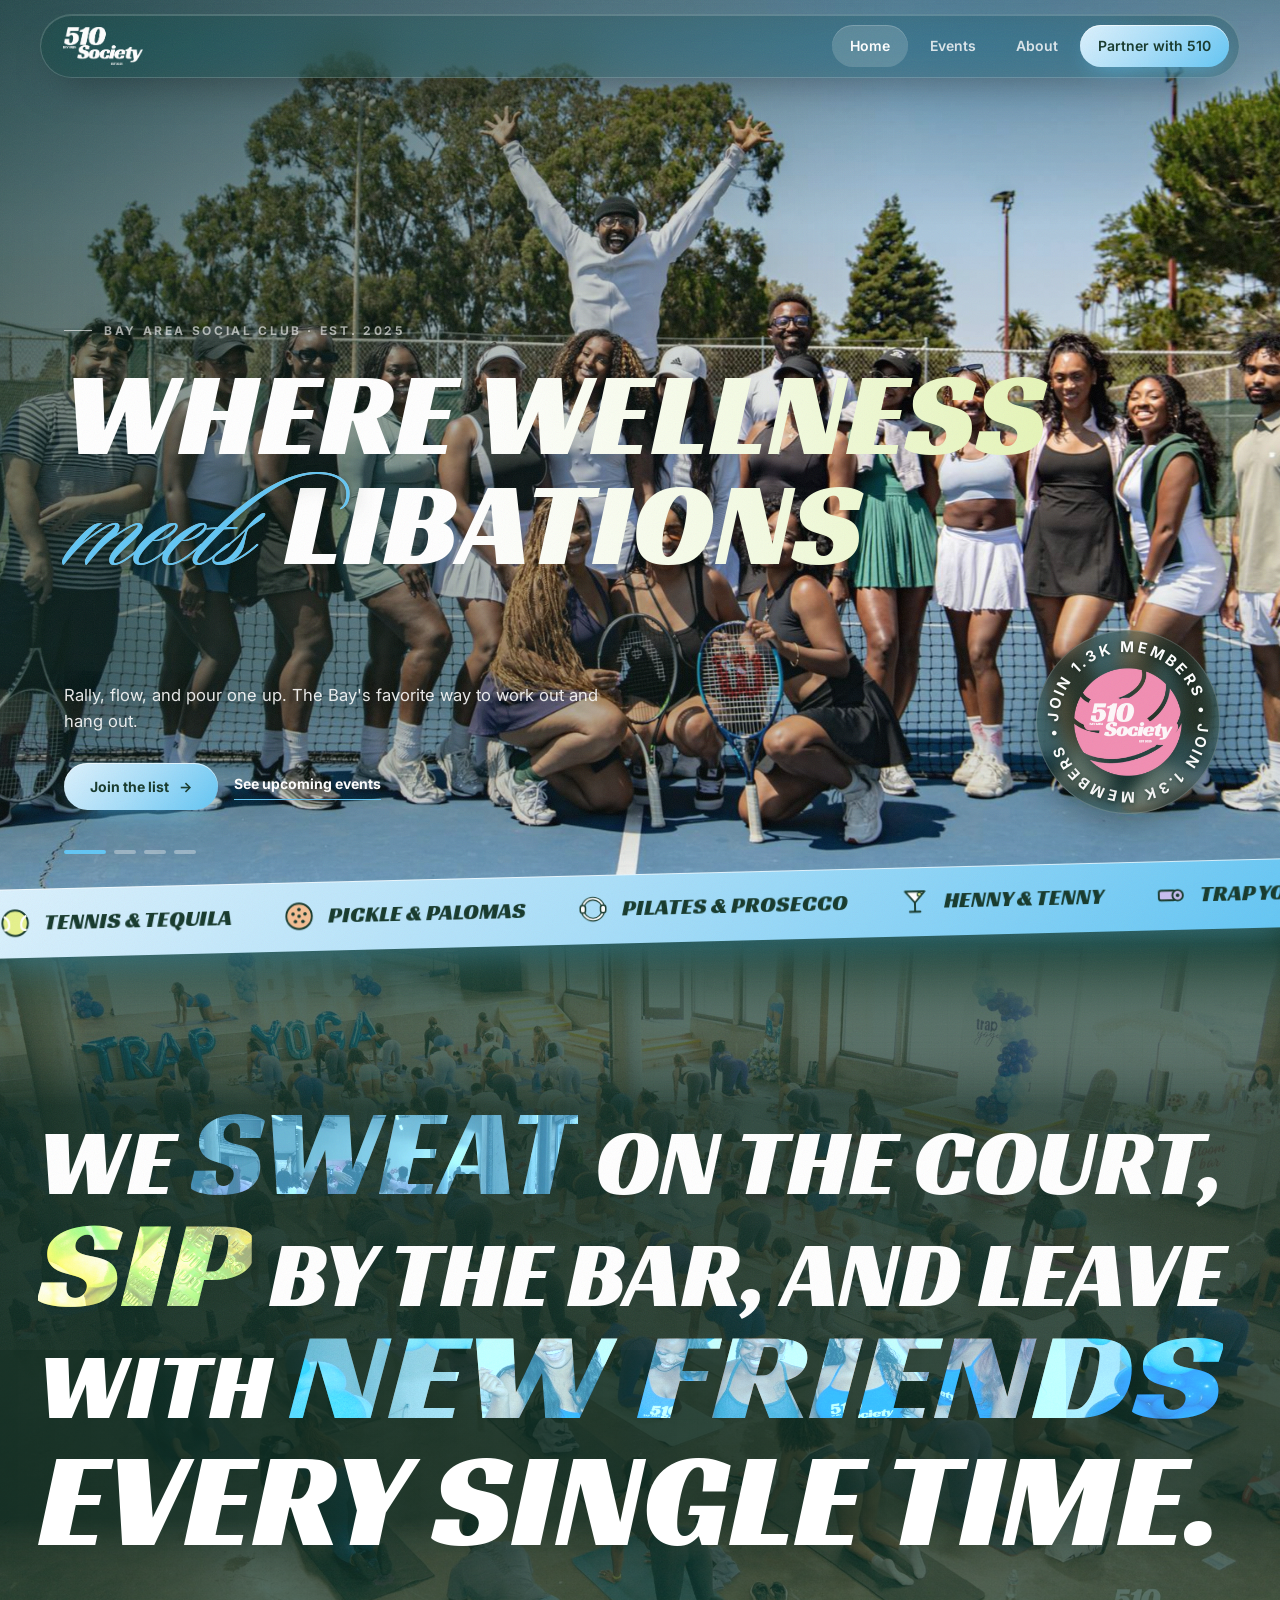
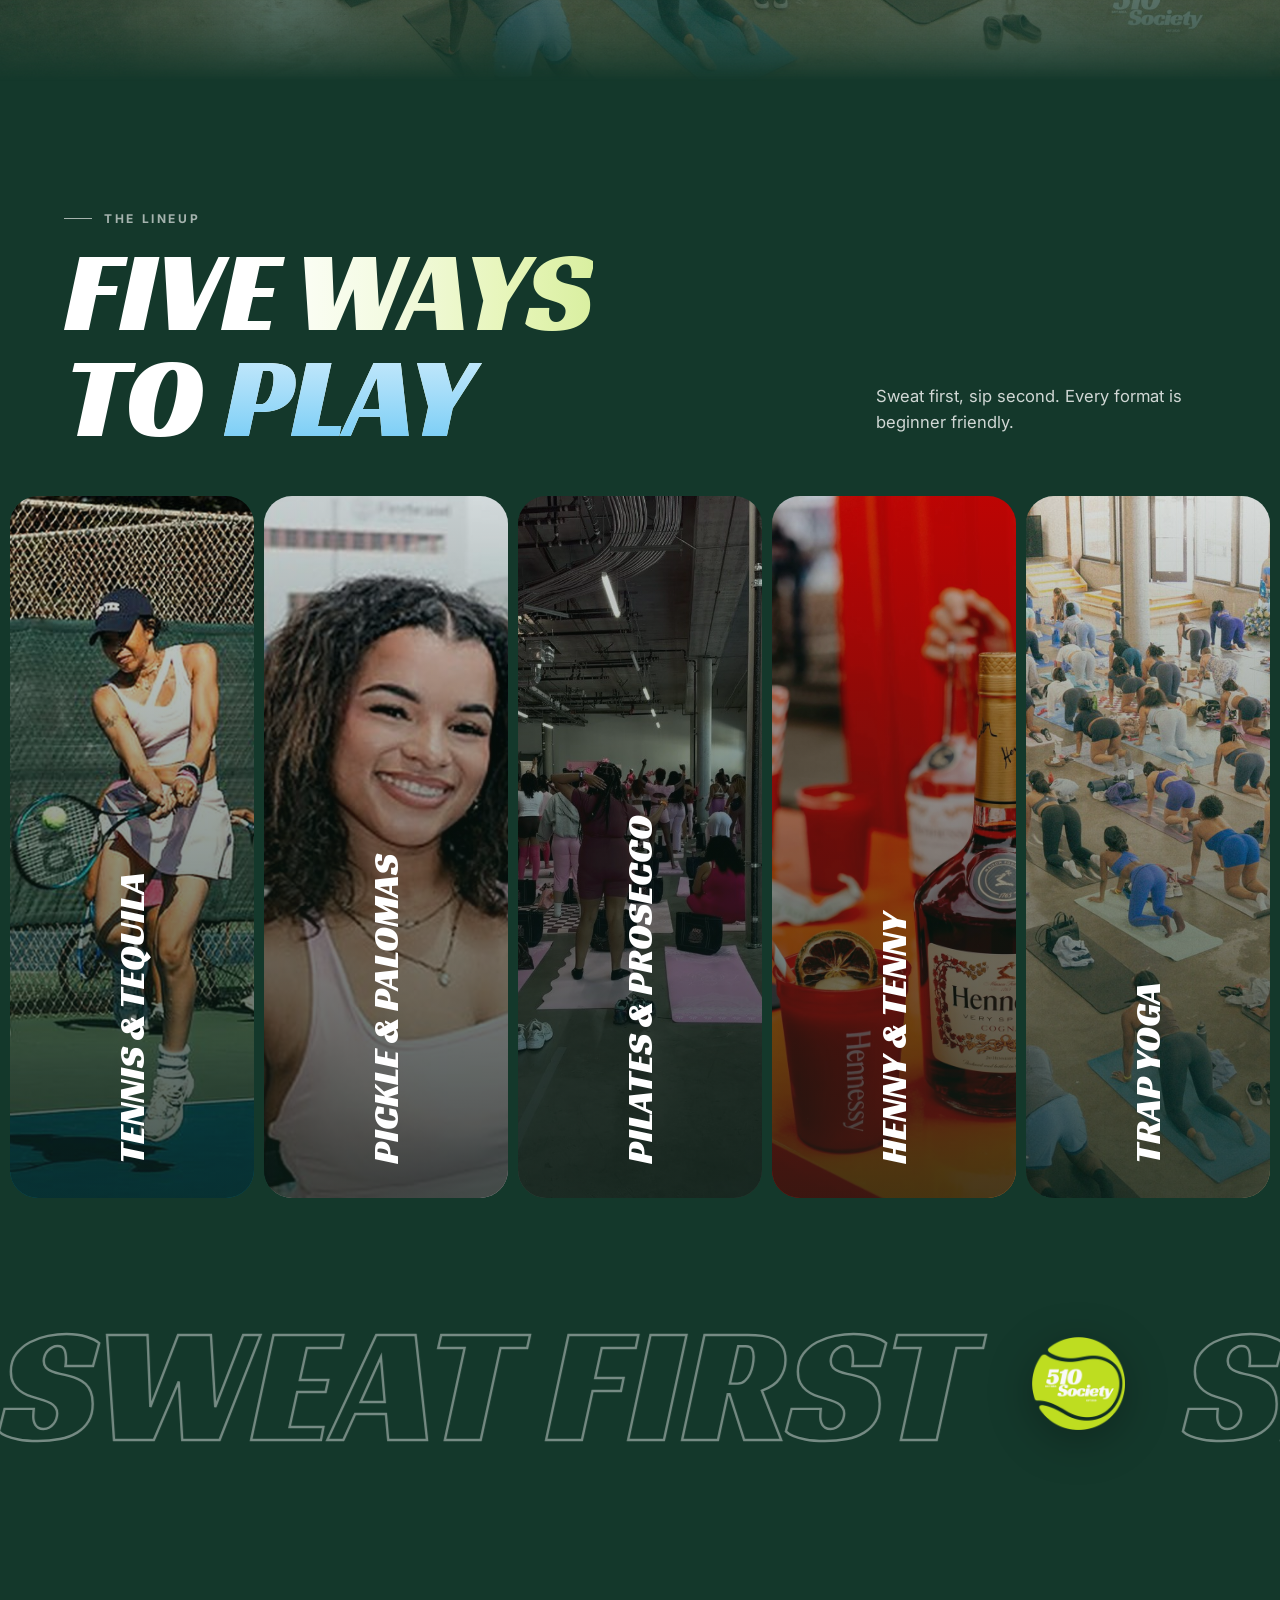
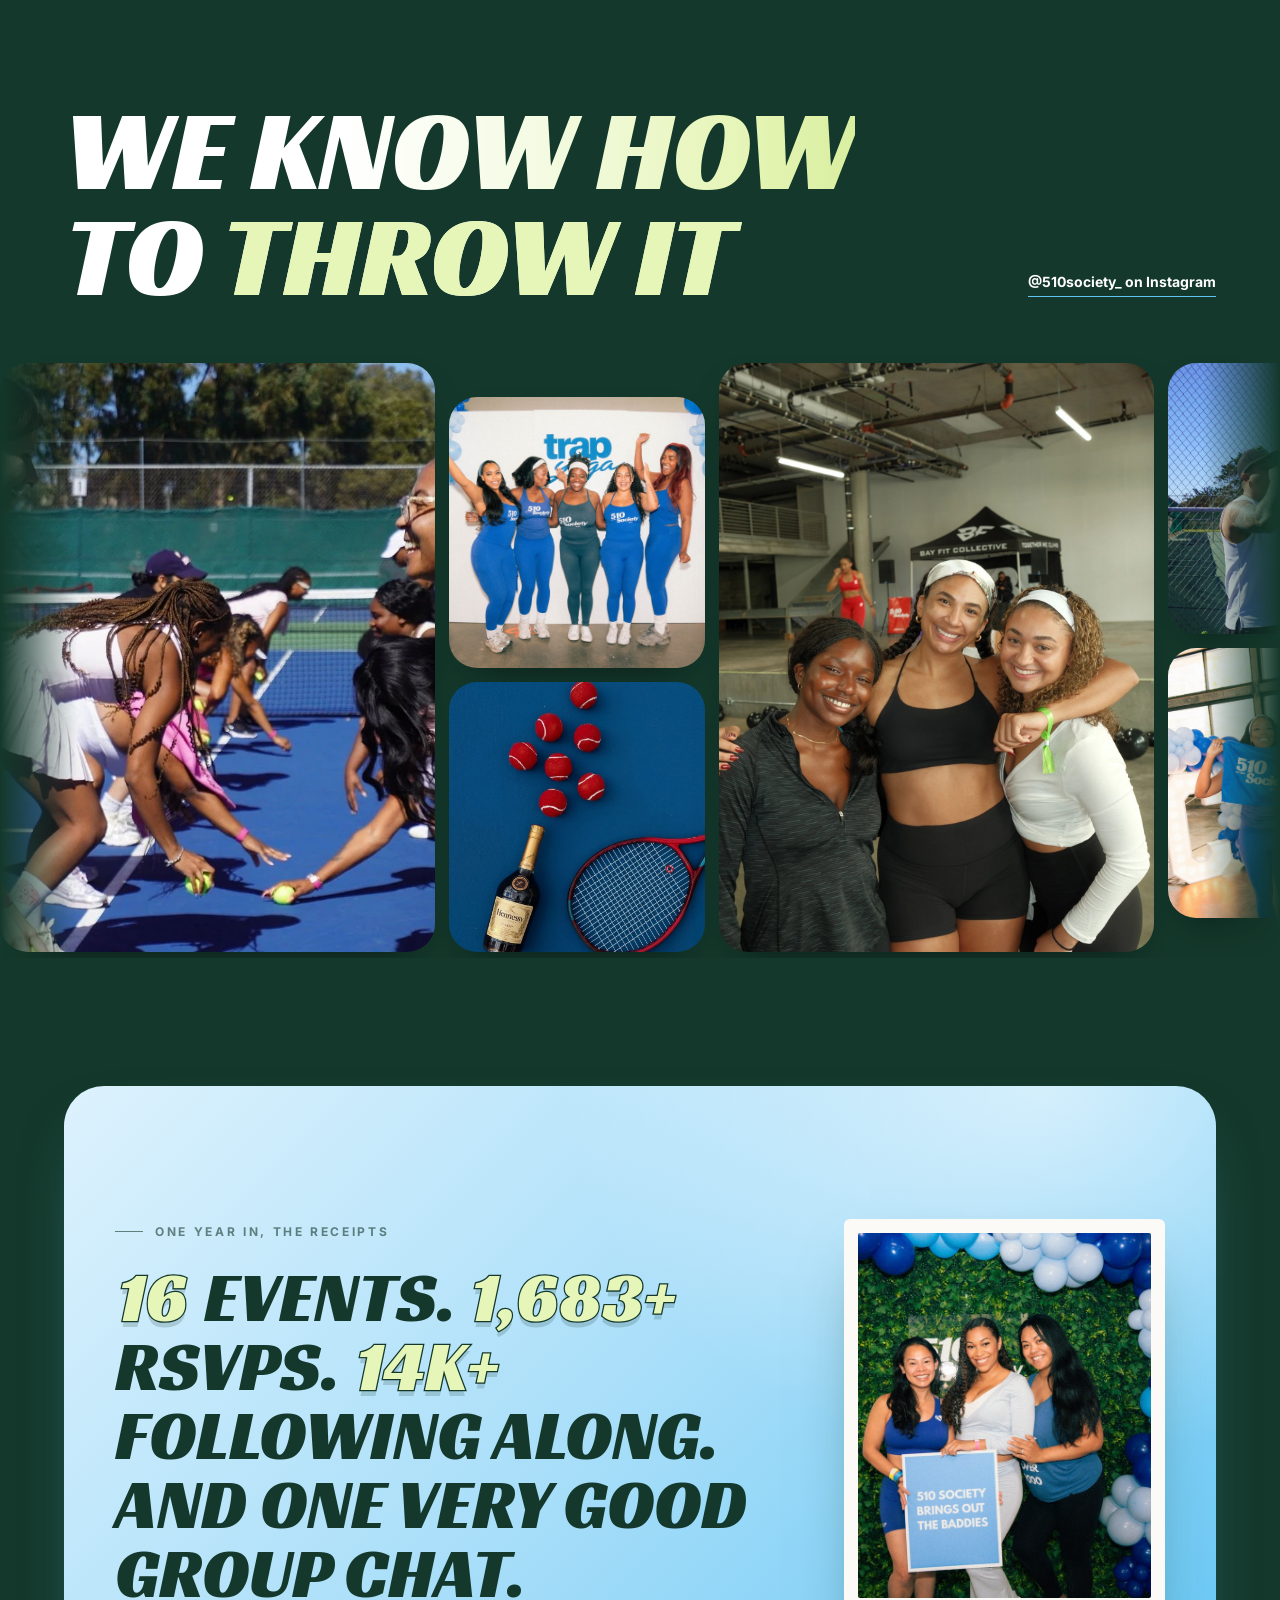
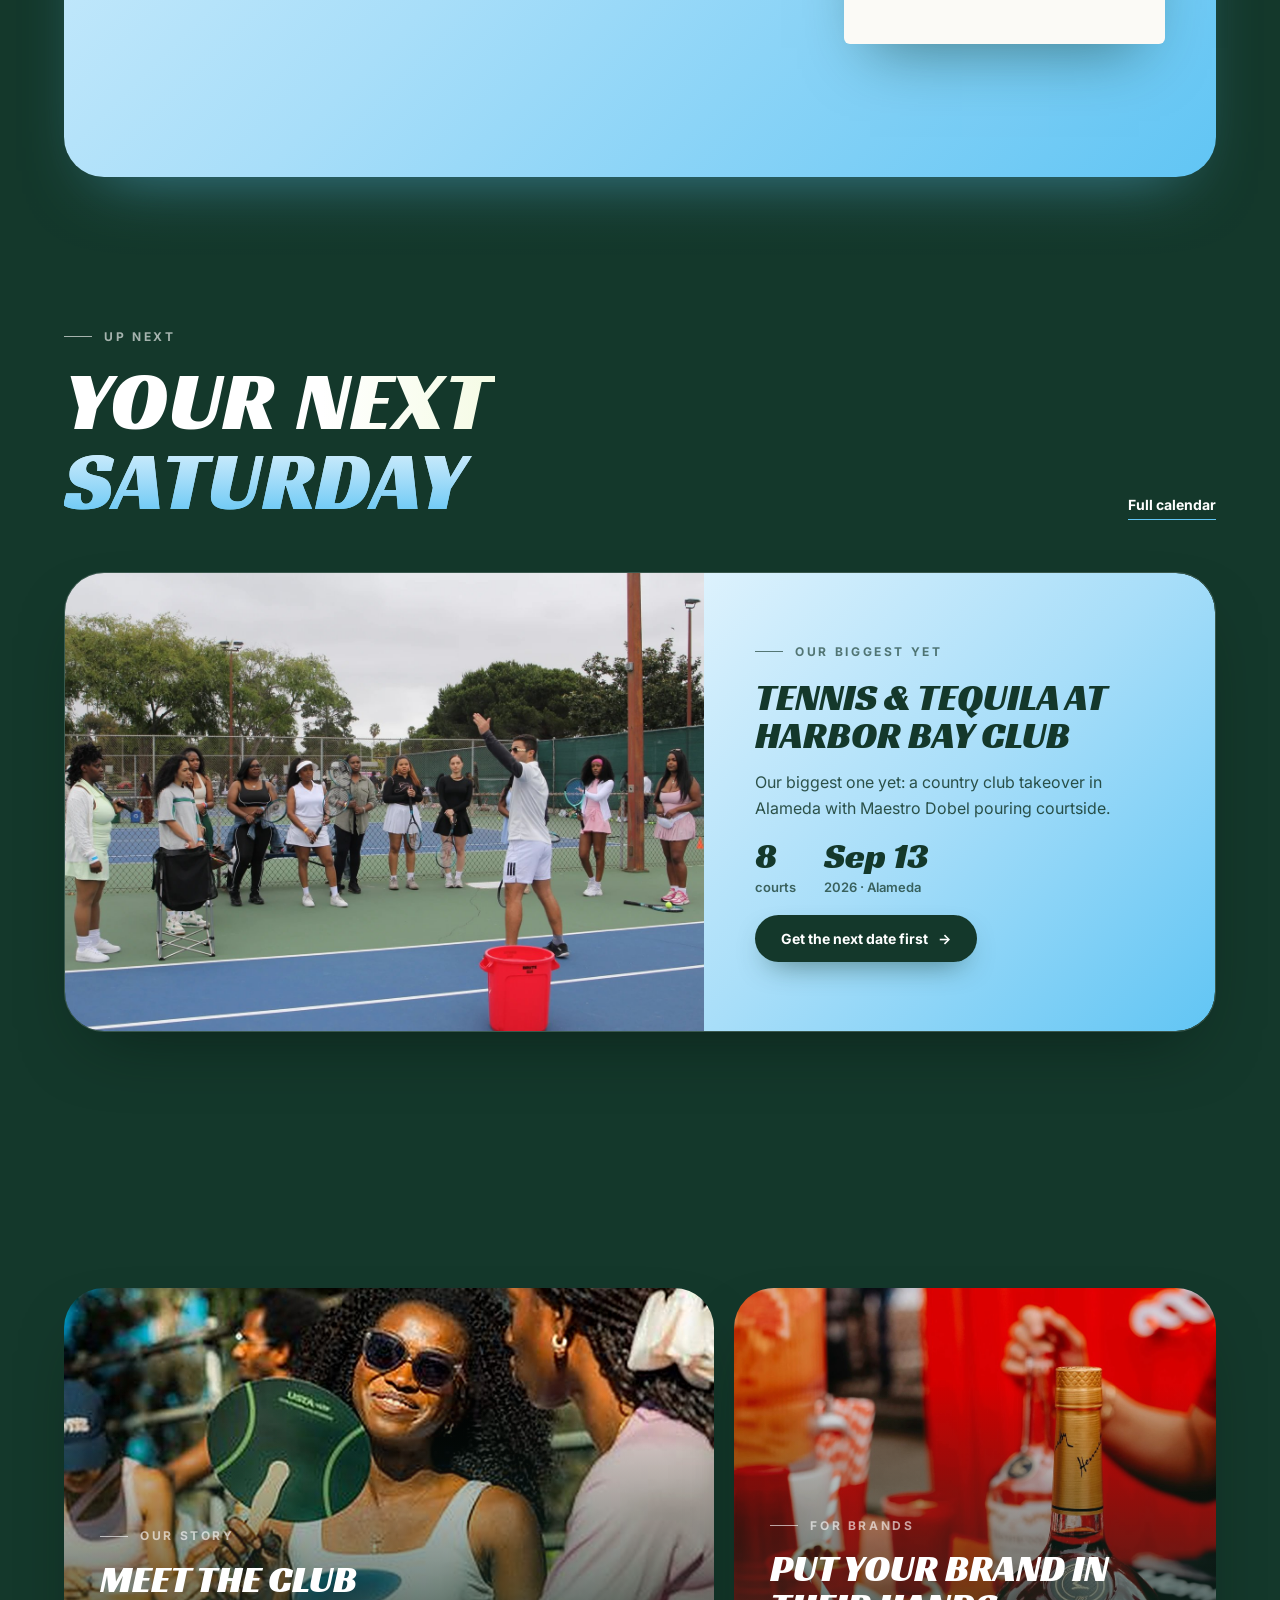
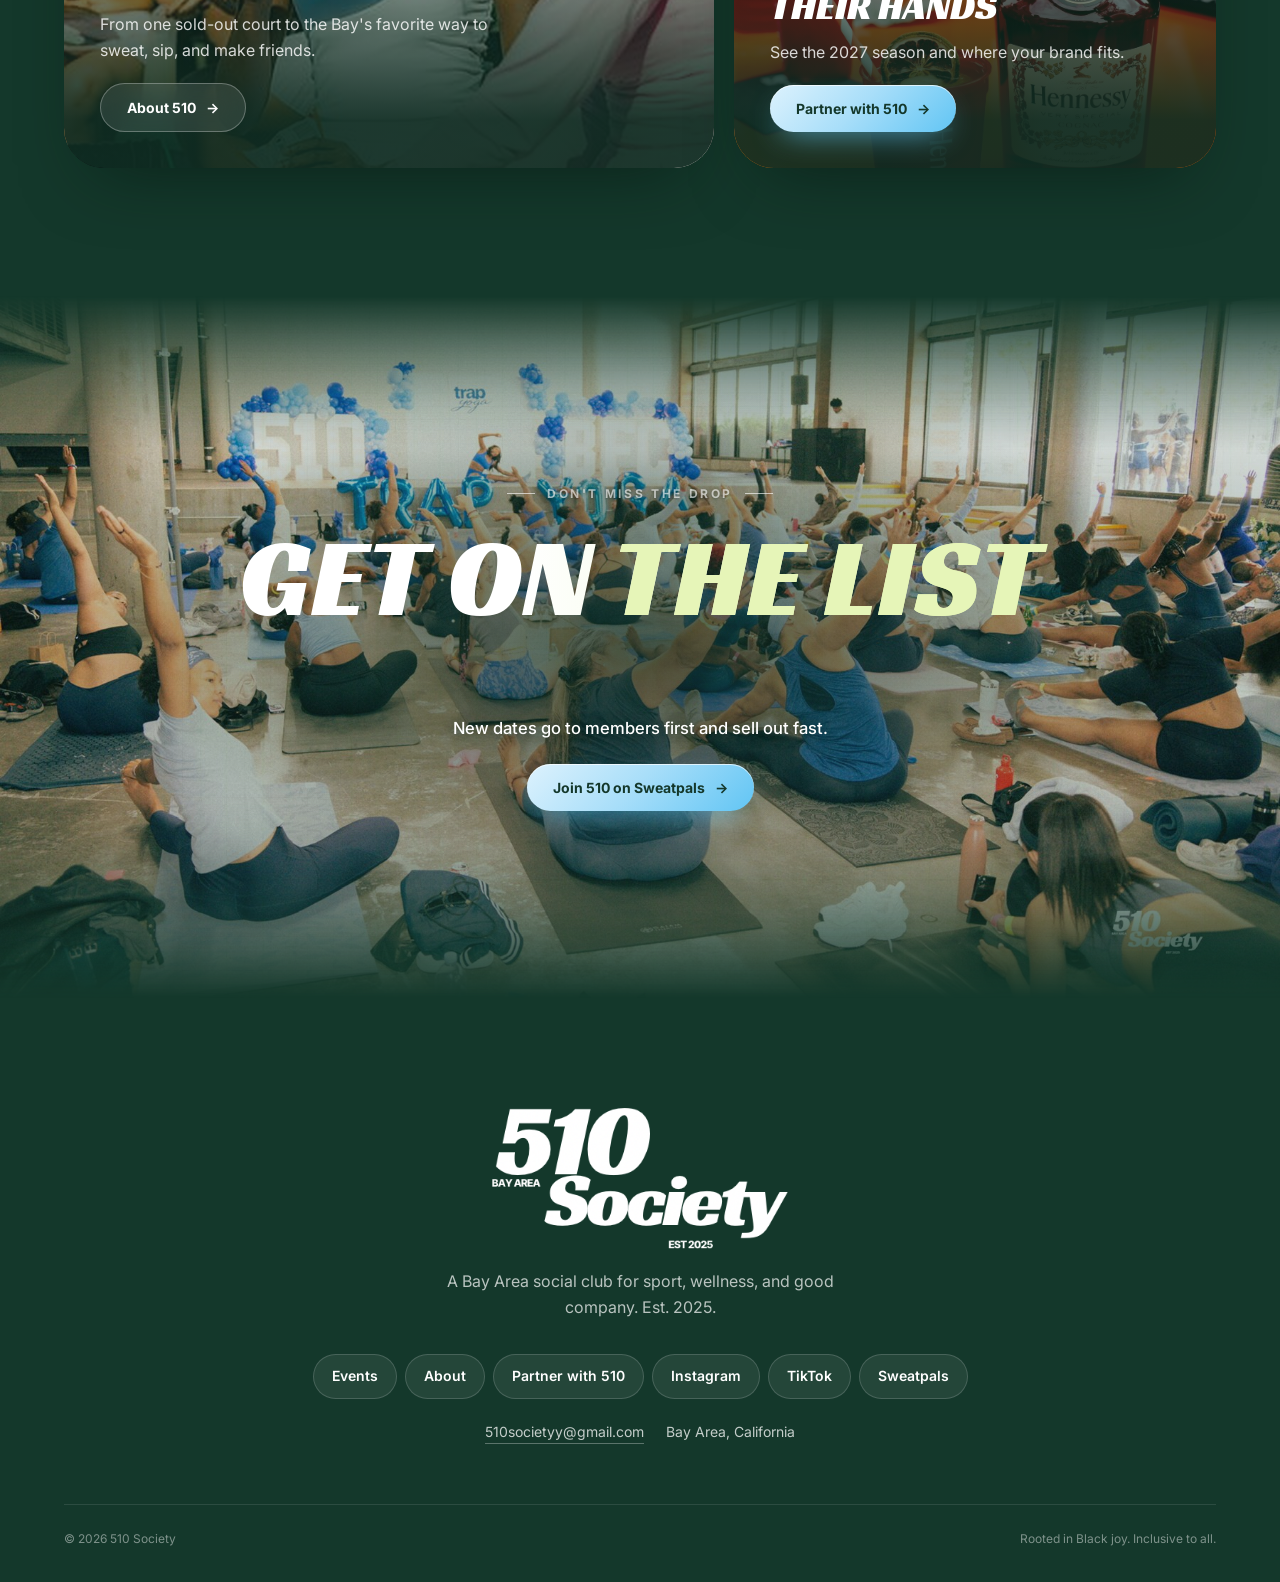
<file: index.html>
<!DOCTYPE html>
<html lang="en">
<head>
<meta charset="UTF-8">
<meta name="viewport" content="width=device-width, initial-scale=1.0">
<title>510 Society · Where Wellness Meets Libations</title>
<meta name="description" content="A Bay Area social club for tennis, pickleball, Pilates, yoga and good company.">
<meta property="og:title" content="510 Society · Where Wellness Meets Libations">
<meta property="og:description" content="A Bay Area social club for tennis, pickleball, Pilates, yoga and good company.">
<meta property="og:type" content="website">
<meta property="og:site_name" content="510 Society">
<meta property="og:url" content="https://rechellev.github.io/510society/">
<meta property="og:image" content="https://rechellev.github.io/510society/share.jpg">
<meta property="og:image:width" content="1200"><meta property="og:image:height" content="630">
<meta property="og:image:alt" content="510 Society: where wellness meets libations">
<meta name="twitter:card" content="summary_large_image">
<meta name="twitter:title" content="510 Society · Where Wellness Meets Libations">
<meta name="twitter:description" content="A Bay Area social club for tennis, pickleball, Pilates, yoga and good company.">
<meta name="twitter:image" content="https://rechellev.github.io/510society/share.jpg">
<meta name="theme-color" content="#14382B">
<link rel="canonical" href="https://rechellev.github.io/510society/">
<link rel="icon" type="image/png" href="favicon.png">
<link rel="preconnect" href="https://fonts.googleapis.com"><link rel="preconnect" href="https://fonts.gstatic.com" crossorigin>
<link href="https://fonts.googleapis.com/css2?family=Inter:wght@400;500;600;700;800&display=swap" rel="stylesheet">
<link rel="stylesheet" href="site.css">
<script data-goatcounter="https://510society.goatcounter.com/count" async src="https://gc.zgo.at/count.js"></script>
</head>
<body>
<nav class="nav">
  <a class="nav-logo" href="index.html" aria-label="510 Society home"><img src="logo-white.png" alt="510 Society"></a>
  <ul class="nav-links"><li><a href="index.html" class="active">Home</a></li><li><a href="events.html">Events</a></li><li><a href="about.html">About</a></li><li><a class="nav-cta" href="partners.html">Partner with 510</a></li></ul>
  <button class="burger" aria-label="Menu">☰</button>
</nav>
<header class="hero hero-full">
  <div class="hero-bg hero-slides"><div class="slide on" style="background-image:url('hero-tennis-crew.jpg');background-position:50% 35%"></div><div class="slide" style="background-image:url('g-tt-grp.jpg');background-position:center 45%"></div><div class="slide" style="background-image:url('ty-crowd.jpg');background-position:center 55%"></div><div class="slide" style="background-image:url('baddies.jpg');background-position:center 40%"></div></div>
  <div class="slide-dots" aria-hidden="true"><i class=on></i><i></i><i></i><i></i></div>
  <div class="wrap">
    <span class="eyebrow">Bay Area Social Club · Est. 2025</span>
    <h1 class="display h1 hero-hed">Where Wellness<br><span class="script">meets</span> Libations</h1>
    <div class="hero-row">
      <div>
        <p class="lede">Rally, flow, and pour one up. The Bay's favorite way to work out and hang out.</p>
        <div class="hero-btns"><a class="btn btn-blue" href="https://sweatpals.com/host/510society_" target="_blank" rel="noopener">Join the list <span class="arr">→</span></a><a class="tlink" href="events.html">See upcoming events</a></div>
      </div>
      <a class="badge-spin" href="https://sweatpals.com/host/510society_" target="_blank" rel="noopener" aria-label="Join the 510 list"><svg viewBox="0 0 136 136"><defs><path id="c" d="M68,68 m-54,0 a54,54 0 1,1 108,0 a54,54 0 1,1 -108,0"/></defs><text textLength="336" lengthAdjust="spacing"><textPath href="#c" textLength="336" lengthAdjust="spacing">Join 1.3K members • Join 1.3K members • </textPath></text></svg><div class="core core-balls"><img src="b-tennis.png" alt="" class=on><img src="b-pickle.png" alt=""><img src="b-pilates.png" alt=""><img src="b-henny.png" alt=""><img src="b-yoga.png" alt=""></div></a>
    </div>
  </div>
</header>
<div class="marquee" aria-hidden="true"><div class="mq-track"><span class="mq-item"><span class="mq-ic"><svg viewBox="0 0 40 40"><circle cx="20" cy="20" r="17" fill="#E6F28C" stroke="#14382B" stroke-width="2.5"/><path d="M6 12c8 4 8 19 0 17M34 11c-8 5-8 20 0 18" fill="none" stroke="#fff" stroke-width="3" stroke-linecap="round"/></svg></span>Tennis &amp; Tequila</span><span class="mq-item"><span class="mq-ic"><svg viewBox="0 0 40 40"><circle cx="20" cy="20" r="17" fill="#F4BE93" stroke="#14382B" stroke-width="2.5"/><g fill="#14382B"><circle cx="20" cy="11" r="2.4"/><circle cx="12" cy="17" r="2.4"/><circle cx="28" cy="17" r="2.4"/><circle cx="15" cy="27" r="2.4"/><circle cx="25" cy="27" r="2.4"/><circle cx="20" cy="20" r="2.4"/></g></svg></span>Pickle &amp; Palomas</span><span class="mq-item"><span class="mq-ic"><svg viewBox="0 0 40 40"><circle cx="20" cy="20" r="14" fill="none" stroke="#14382B" stroke-width="5"/><circle cx="20" cy="20" r="14" fill="none" stroke="#fff" stroke-width="2.2"/><rect x="3" y="15" width="7" height="10" rx="3" fill="#fff" stroke="#14382B" stroke-width="2"/><rect x="30" y="15" width="7" height="10" rx="3" fill="#fff" stroke="#14382B" stroke-width="2"/></svg></span>Pilates &amp; Prosecco</span><span class="mq-item"><span class="mq-ic"><svg viewBox="0 0 40 40"><path d="M7 7h26L20 22z" fill="#fff" stroke="#14382B" stroke-width="2.5" stroke-linejoin="round"/><path d="M20 22v11M13 34h14" stroke="#14382B" stroke-width="2.5" stroke-linecap="round"/><circle cx="26" cy="11" r="2.6" fill="#E6F28C" stroke="#14382B" stroke-width="1.5"/></svg></span>Henny &amp; Tenny</span><span class="mq-item"><span class="mq-ic"><svg viewBox="0 0 40 40"><rect x="4" y="14" width="22" height="13" rx="3" fill="#C8BDF0" stroke="#14382B" stroke-width="2.5"/><circle cx="29" cy="20.5" r="7" fill="#C8BDF0" stroke="#14382B" stroke-width="2.5"/><circle cx="29" cy="20.5" r="2.4" fill="#14382B"/></svg></span>Trap Yoga</span><span class="mq-item"><span class="mq-ic"><svg viewBox="0 0 40 40"><circle cx="20" cy="20" r="17" fill="#E6F28C" stroke="#14382B" stroke-width="2.5"/><path d="M6 12c8 4 8 19 0 17M34 11c-8 5-8 20 0 18" fill="none" stroke="#fff" stroke-width="3" stroke-linecap="round"/></svg></span>Tennis &amp; Tequila</span><span class="mq-item"><span class="mq-ic"><svg viewBox="0 0 40 40"><circle cx="20" cy="20" r="17" fill="#F4BE93" stroke="#14382B" stroke-width="2.5"/><g fill="#14382B"><circle cx="20" cy="11" r="2.4"/><circle cx="12" cy="17" r="2.4"/><circle cx="28" cy="17" r="2.4"/><circle cx="15" cy="27" r="2.4"/><circle cx="25" cy="27" r="2.4"/><circle cx="20" cy="20" r="2.4"/></g></svg></span>Pickle &amp; Palomas</span><span class="mq-item"><span class="mq-ic"><svg viewBox="0 0 40 40"><circle cx="20" cy="20" r="14" fill="none" stroke="#14382B" stroke-width="5"/><circle cx="20" cy="20" r="14" fill="none" stroke="#fff" stroke-width="2.2"/><rect x="3" y="15" width="7" height="10" rx="3" fill="#fff" stroke="#14382B" stroke-width="2"/><rect x="30" y="15" width="7" height="10" rx="3" fill="#fff" stroke="#14382B" stroke-width="2"/></svg></span>Pilates &amp; Prosecco</span><span class="mq-item"><span class="mq-ic"><svg viewBox="0 0 40 40"><path d="M7 7h26L20 22z" fill="#fff" stroke="#14382B" stroke-width="2.5" stroke-linejoin="round"/><path d="M20 22v11M13 34h14" stroke="#14382B" stroke-width="2.5" stroke-linecap="round"/><circle cx="26" cy="11" r="2.6" fill="#E6F28C" stroke="#14382B" stroke-width="1.5"/></svg></span>Henny &amp; Tenny</span><span class="mq-item"><span class="mq-ic"><svg viewBox="0 0 40 40"><rect x="4" y="14" width="22" height="13" rx="3" fill="#C8BDF0" stroke="#14382B" stroke-width="2.5"/><circle cx="29" cy="20.5" r="7" fill="#C8BDF0" stroke="#14382B" stroke-width="2.5"/><circle cx="29" cy="20.5" r="2.4" fill="#14382B"/></svg></span>Trap Yoga</span></div></div>

<section class="manifesto">
  <div class="mf-bg"></div>
  <div class="wrap-wide">
    <p class="mf reveal" aria-label="We sweat on the court, sip by the bar, and leave with new friends every single time."><span class="mfl">We <b class="mfp" style="background-image:linear-gradient(rgba(97,197,244,.55),rgba(97,197,244,.55)),url('pk-action.jpg');background-position:50% 45%">sweat</b> on the court,</span><span class="mfl"><b class="mfp" style="background-image:linear-gradient(rgba(230,245,184,.55),rgba(230,245,184,.55)),url('c-dobel.jpg');background-position:50% 50%">sip</b> by the bar, and leave</span><span class="mfl">with <b class="mfp" style="background-image:linear-gradient(rgba(97,197,244,.55),rgba(97,197,244,.55)),url('ty-five-laugh.jpg');background-position:50% 35%">new friends</b></span><span class="mfl">every single time.</span></p>
  </div>
</section>

<section class="sec fx-sec" id="formats">
  <div class="wrap fx-head"><span class="eyebrow">The lineup</span><h2 class="display mega">Five ways<br>to <em class="acc">play</em></h2><p class="lede">Sweat first, sip second. Every format is beginner friendly.</p></div>
  <div class="fx"><article class="fxp reveal" style="--hc:#2F8F5B" data-cursor="Explore" tabindex="0"><div class="bg" style="background-image:url('tennis-rally.jpg');background-position:50% 18%"></div><span class="fxs">8 courts at our biggest</span><span class="fxv">Tennis&nbsp;&amp; Tequila</span><div class="fxb"><span class="fxt">The flagship</span><h3>Tennis&nbsp;&amp; Tequila</h3><p>Where it all started. Rotating court games for every level, a full bar, a DJ, and the best-dressed crowd in the East Bay.</p></div></article><article class="fxp reveal" style="--hc:#F08A3C" data-cursor="Explore" tabindex="0"><div class="bg" style="background-image:url('pickle-paddle.jpg');background-position:55% 25%"></div><span class="fxs">Fastest-growing sport in the US</span><span class="fxv">Pickle&nbsp;&amp; Palomas</span><div class="fxb"><span class="fxt">The trendiest</span><h3>Pickle&nbsp;&amp; Palomas</h3><p>Pickleball is the fastest-growing sport in America. All levels, a Paloma bar, and a vendor fair. Easy to pick up, impossible to leave.</p></div></article><article class="fxp reveal" style="--hc:#F28DB2" data-cursor="Explore" tabindex="0"><div class="bg" style="background-image:url('pk-action.jpg');background-position:50% 45%"></div><span class="fxs">220+ guests at one class</span><span class="fxv">Pilates&nbsp;&amp; Prosecco</span><div class="fxb"><span class="fxt">The most viral</span><h3>Pilates&nbsp;&amp; Prosecco</h3><p>A guided class, then bubbles and conversation. Our most shared format, and it fills up fast every time.</p></div></article><article class="fxp reveal" style="--hc:#D92F26" data-cursor="Explore" tabindex="0"><div class="bg" style="background-image:url('g-henny-bar.jpg');background-position:50% 40%"></div><span class="fxs">Black Joy Parade weekend</span><span class="fxv">Henny&nbsp;&amp; Tenny</span><div class="fxb"><span class="fxt">The culture</span><h3>Henny&nbsp;&amp; Tenny</h3><p>Tennis, music, and culture, timed to Oakland's Black Joy Parade and Juneteenth.</p></div></article><article class="fxp reveal" style="--hc:#61C5F4" data-cursor="Explore" tabindex="0"><div class="bg" style="background-image:url('ty-overhead.jpg');background-position:50% 50%"></div><span class="fxs">Brings out the most men</span><span class="fxv">Trap Yoga</span><div class="fxb"><span class="fxt">The co-ed one</span><h3>Trap Yoga</h3><p>Real flow set to trap and R&amp;B with Bay Fit Co. Our format that brings out the guys, then a social so you can meet the mat next to you.</p></div></article></div>
</section>

<section class="band" aria-hidden="true"><div class="band-t band-loop">Sweat first <img class="bb" src="b-tennis.png" alt=""> Sip second <img class="bb" src="b-pickle.png" alt=""> Sweat first <img class="bb" src="b-pilates.png" alt=""> Sip second <img class="bb" src="b-henny.png" alt=""> Sweat first <img class="bb" src="b-yoga.png" alt=""> Sip second <img class="bb" src="b-tennis.png" alt=""> Sweat first <img class="bb" src="b-tennis.png" alt=""> Sip second <img class="bb" src="b-pickle.png" alt=""> Sweat first <img class="bb" src="b-pilates.png" alt=""> Sip second <img class="bb" src="b-henny.png" alt=""> Sweat first <img class="bb" src="b-yoga.png" alt=""> Sip second <img class="bb" src="b-tennis.png" alt=""></div></section>

<section class="sec">
  <div class="wrap">
    <div class="gal-head"><h2 class="display mega">We know how<br>to <em class="acc lime">throw it</em></h2><a class="tlink" href="https://instagram.com/510society_" target="_blank" rel="noopener">@510society_ on Instagram</a></div>
    <div class="brick"><div class="brick-t"><div class="bc big"><img src="g-tt-drill.jpg" alt="510 Society event" loading="lazy"></div><div class="bc"><img src="ty-five-up.jpg" style="object-position:50% 35%" alt="510 Society event" loading="lazy"><img src="x-henny-btl.jpg" alt="510 Society event" loading="lazy"></div><div class="bc big"><img src="g-hugs.jpg" style="object-position:50% 30%" alt="510 Society event" loading="lazy"></div><div class="bc"><img src="g-ttt-duo.jpg" style="object-position:50% 30%" alt="510 Society event" loading="lazy"><img src="ty-towel-duo.jpg" style="object-position:40% 30%" alt="510 Society event" loading="lazy"></div><div class="bc big"><img src="g-canvas-toast.jpg" style="object-position:50% 30%" alt="510 Society event" loading="lazy"></div><div class="bc"><img src="pk-stage.jpg" style="object-position:50% 45%" alt="510 Society event" loading="lazy"><img src="pk-duo.jpg" style="object-position:50% 35%" alt="510 Society event" loading="lazy"></div><div class="bc"><img src="x-fashion.jpg" alt="510 Society event" loading="lazy"><img src="x-drink.jpg" alt="510 Society event" loading="lazy"></div><div class="bc big"><img src="g-bcc-class.jpg" style="object-position:50% 45%" alt="510 Society event" loading="lazy"></div><div class="bc"><img src="x-cc.jpg" alt="510 Society event" loading="lazy"><img src="x-mirror.jpg" alt="510 Society event" loading="lazy"></div><div class="bc big"><img src="g-canvas.jpg" alt="510 Society event" loading="lazy"></div><div class="bc"><img src="x-henny-ball.jpg" alt="510 Society event" loading="lazy"><img src="x-duo.jpg" alt="510 Society event" loading="lazy"></div><div class="bc big"><img src="x-lesson.jpg" alt="510 Society event" loading="lazy"></div><div class="bc"><img src="g-trap-c.jpg" alt="510 Society event" loading="lazy"><img src="x-passes.jpg" alt="510 Society event" loading="lazy"></div><div class="bc big"><img src="x-court-pil.jpg" alt="510 Society event" loading="lazy"></div><div class="bc"><img src="pk2-sign.jpg" alt="510 Society event" loading="lazy"><img src="pk2-heygurl.jpg" alt="510 Society event" loading="lazy"></div><div class="bc big"><img src="pk2-crowd.jpg" alt="510 Society event" loading="lazy"></div><div class="bc"><img src="pk2-marquee.jpg" alt="510 Society event" loading="lazy"><img src="pk2-matcha.jpg" alt="510 Society event" loading="lazy"></div><div class="bc big"><img src="pk2-vendors.jpg" alt="510 Society event" loading="lazy"></div><div class="bc"><img src="pk2-etched.jpg" alt="510 Society event" loading="lazy"><img src="pk2-bgcc.jpg" alt="510 Society event" loading="lazy"></div><div class="bc big"><img src="pk2-mats.jpg" alt="510 Society event" loading="lazy"></div><div class="bc"><img src="g-trap-e.jpg" alt="510 Society event" loading="lazy"><img src="g-trap-d.jpg" alt="510 Society event" loading="lazy"></div><div class="bc big"><img aria-hidden="true" src="g-tt-drill.jpg" alt="510 Society event" loading="lazy"></div><div class="bc"><img aria-hidden="true" src="ty-five-up.jpg" style="object-position:50% 35%" alt="510 Society event" loading="lazy"><img aria-hidden="true" src="x-henny-btl.jpg" alt="510 Society event" loading="lazy"></div><div class="bc big"><img aria-hidden="true" src="g-hugs.jpg" style="object-position:50% 30%" alt="510 Society event" loading="lazy"></div><div class="bc"><img aria-hidden="true" src="g-ttt-duo.jpg" style="object-position:50% 30%" alt="510 Society event" loading="lazy"><img aria-hidden="true" src="ty-towel-duo.jpg" style="object-position:40% 30%" alt="510 Society event" loading="lazy"></div><div class="bc big"><img aria-hidden="true" src="g-canvas-toast.jpg" style="object-position:50% 30%" alt="510 Society event" loading="lazy"></div><div class="bc"><img aria-hidden="true" src="pk-stage.jpg" style="object-position:50% 45%" alt="510 Society event" loading="lazy"><img aria-hidden="true" src="pk-duo.jpg" style="object-position:50% 35%" alt="510 Society event" loading="lazy"></div><div class="bc"><img aria-hidden="true" src="x-fashion.jpg" alt="510 Society event" loading="lazy"><img aria-hidden="true" src="x-drink.jpg" alt="510 Society event" loading="lazy"></div><div class="bc big"><img aria-hidden="true" src="g-bcc-class.jpg" style="object-position:50% 45%" alt="510 Society event" loading="lazy"></div><div class="bc"><img aria-hidden="true" src="x-cc.jpg" alt="510 Society event" loading="lazy"><img aria-hidden="true" src="x-mirror.jpg" alt="510 Society event" loading="lazy"></div><div class="bc big"><img aria-hidden="true" src="g-canvas.jpg" alt="510 Society event" loading="lazy"></div><div class="bc"><img aria-hidden="true" src="x-henny-ball.jpg" alt="510 Society event" loading="lazy"><img aria-hidden="true" src="x-duo.jpg" alt="510 Society event" loading="lazy"></div><div class="bc big"><img aria-hidden="true" src="x-lesson.jpg" alt="510 Society event" loading="lazy"></div><div class="bc"><img aria-hidden="true" src="g-trap-c.jpg" alt="510 Society event" loading="lazy"><img aria-hidden="true" src="x-passes.jpg" alt="510 Society event" loading="lazy"></div><div class="bc big"><img aria-hidden="true" src="x-court-pil.jpg" alt="510 Society event" loading="lazy"></div><div class="bc"><img aria-hidden="true" src="pk2-sign.jpg" alt="510 Society event" loading="lazy"><img aria-hidden="true" src="pk2-heygurl.jpg" alt="510 Society event" loading="lazy"></div><div class="bc big"><img aria-hidden="true" src="pk2-crowd.jpg" alt="510 Society event" loading="lazy"></div><div class="bc"><img aria-hidden="true" src="pk2-marquee.jpg" alt="510 Society event" loading="lazy"><img aria-hidden="true" src="pk2-matcha.jpg" alt="510 Society event" loading="lazy"></div><div class="bc big"><img aria-hidden="true" src="pk2-vendors.jpg" alt="510 Society event" loading="lazy"></div><div class="bc"><img aria-hidden="true" src="pk2-etched.jpg" alt="510 Society event" loading="lazy"><img aria-hidden="true" src="pk2-bgcc.jpg" alt="510 Society event" loading="lazy"></div><div class="bc big"><img aria-hidden="true" src="pk2-mats.jpg" alt="510 Society event" loading="lazy"></div><div class="bc"><img aria-hidden="true" src="g-trap-e.jpg" alt="510 Society event" loading="lazy"><img aria-hidden="true" src="g-trap-d.jpg" alt="510 Society event" loading="lazy"></div></div></div>
  </div>
</section>

<section class="sec blue receipts">
  <div class="wrap rc-wrap"><div class="rc-l">
    <span class="eyebrow">One year in, the receipts</span>
    <p class="rc reveal" data-live-receipts><b class="tick" data-k="events" data-to="16">16</b> events. <b class="tick" data-k="rsvps" data-to="1700" data-plus="+">1,700+</b> RSVPs. <b class="tick" data-to="14" data-suf="K+">14K+</b> following along. And one very good group chat.</p></div>
    <figure class="rc-pola reveal"><img src="pill-friends.jpg" alt="Three 510 Society members holding a sign that says 510 Society brings out the baddies"></figure>
  </div>
</section>

<section class="sec">
  <div class="wrap">
    <div class="sec-head"><div><span class="eyebrow">Up next</span><h2 class="display h2">Your next <em>Saturday</em></h2></div><a class="tlink" href="events.html">Full calendar</a></div>
    <div data-next-event data-recap></div>
  </div>
</section>

<section class="sec">
  <div class="wrap teasers">
    <a class="teaser reveal" data-cursor="Open" href="about.html"><div class="bg" style="background-image:url('courtside-laughs.jpg');background-position:50% 35%"></div><span class="eyebrow">Our story</span><h3>Meet the club</h3><p>From one sold-out court to the Bay's favorite way to sweat, sip, and make friends.</p><span class="btn btn-glass">About 510 <span class="arr">→</span></span></a>
    <a class="teaser reveal d1" data-cursor="Open" href="partners.html"><div class="bg" style="background-image:url('g-henny-bar.jpg');background-position:50% 40%"></div><span class="eyebrow">For brands</span><h3>Put your brand in their hands</h3><p>See the 2027 season and where your brand fits.</p><span class="btn btn-blue">Partner with 510 <span class="arr">→</span></span></a>
  </div>
</section>

<section class="cta">
  <div class="bg" style="background-image:url('ty-stretch.jpg');background-position:50% 55%"></div>
  <div class="wrap">
    <span class="eyebrow">Don't miss the drop</span>
    <h2 class="display h1">Get on <em class="acc lime">the list</em></h2>
    <p class="lede">New dates go to members first and sell out fast.</p>
    <a class="btn btn-blue" href="https://sweatpals.com/host/510society_" target="_blank" rel="noopener">Join 510 on Sweatpals <span class="arr">→</span></a>
  </div>
</section>

<footer class="foot">
  <div class="wrap">
    <img class="foot-logo" src="logo-white.png" alt="510 Society">
    <p class="foot-tag">A Bay Area social club for sport, wellness, and good company. Est. 2025.</p>
    <nav class="foot-links"><a href="events.html">Events</a><a href="about.html">About</a><a href="partners.html">Partner with 510</a><a href="https://instagram.com/510society_" target="_blank" rel="noopener">Instagram</a><a href="https://tiktok.com/@510societyy" target="_blank" rel="noopener">TikTok</a><a href="https://sweatpals.com/host/510society_" target="_blank" rel="noopener">Sweatpals</a></nav>
    <div class="foot-contact"><a href="mailto:510societyy@gmail.com">510societyy@gmail.com</a><span>Bay Area, California</span></div>
    <div class="foot-bot"><span>© <span data-year>2026</span> 510 Society</span><span>Rooted in Black joy. Inclusive to all.</span></div>
  </div>
</footer>
<a class="sticky-cta btn btn-blue" href="https://sweatpals.com/host/510society_" target="_blank" rel="noopener">Join the list <span class="arr">→</span></a>
<script src="site.js"></script>
</body>
</html>
</file>
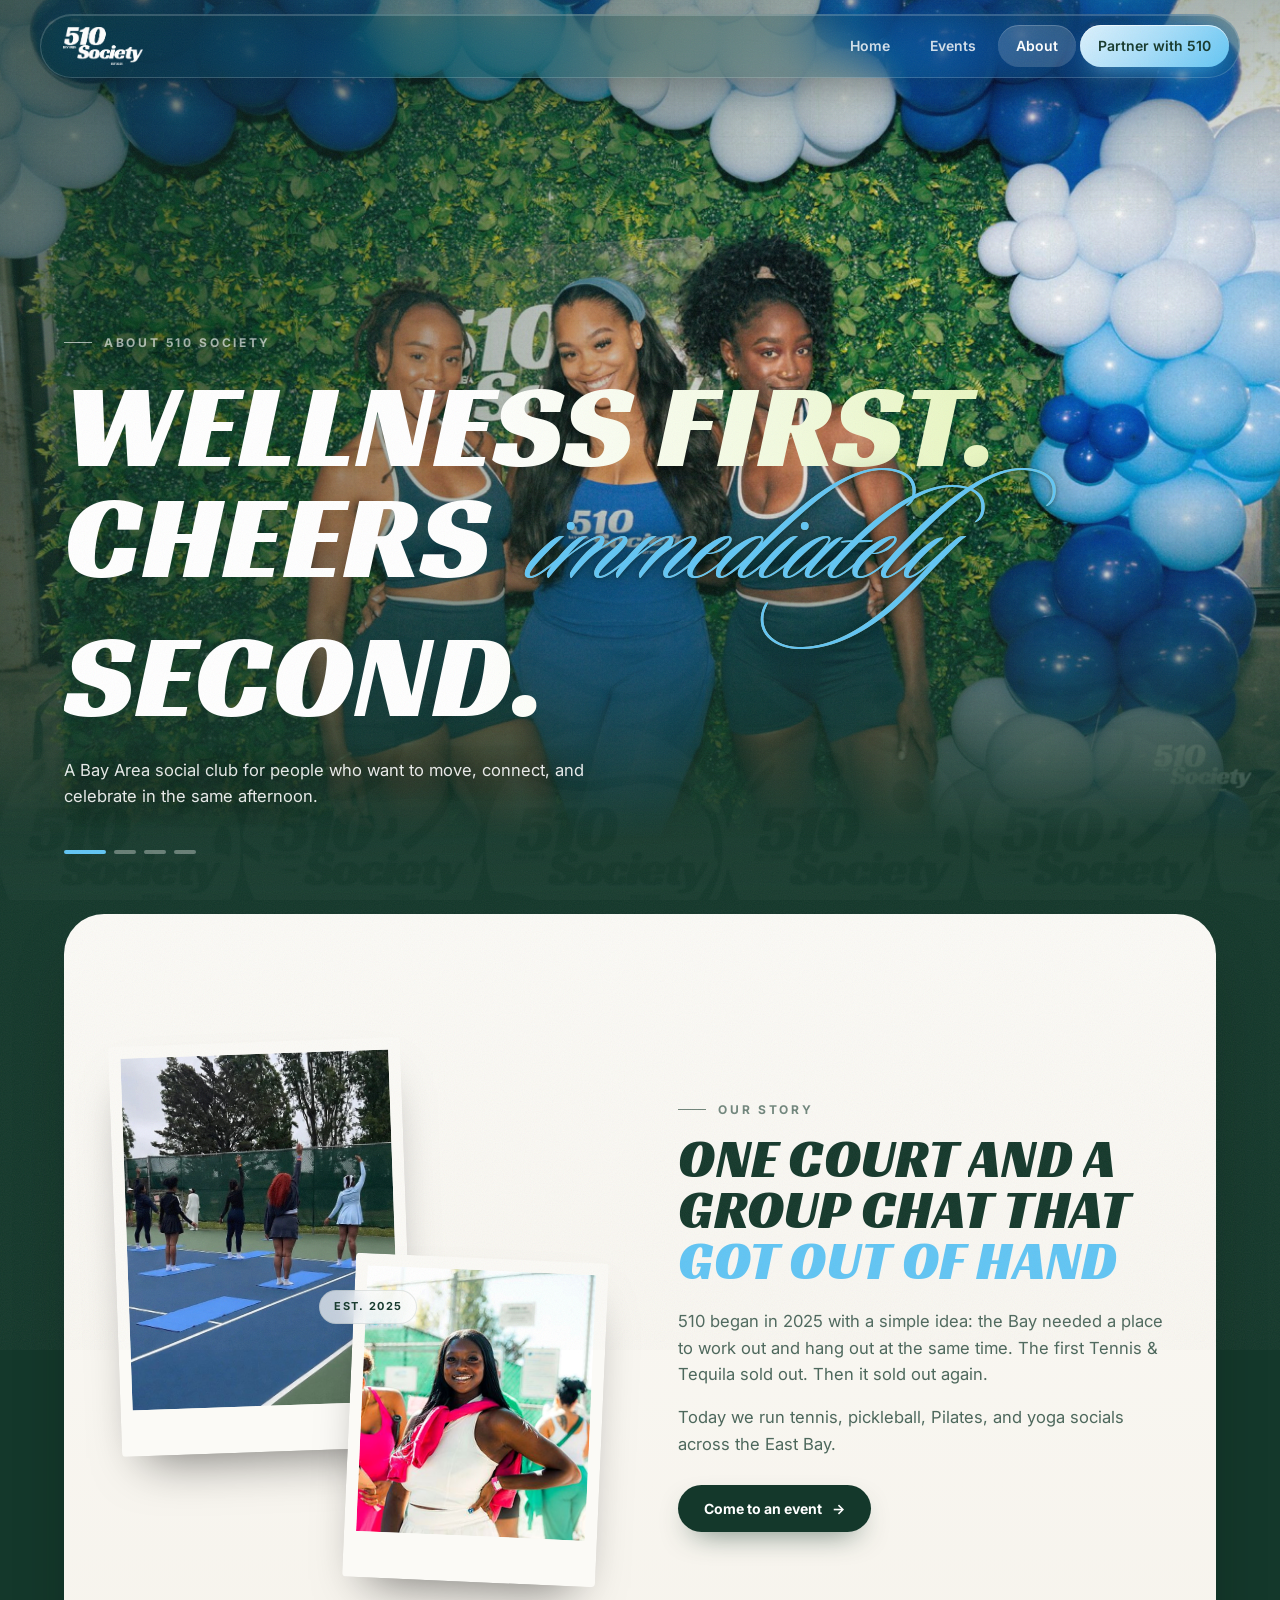
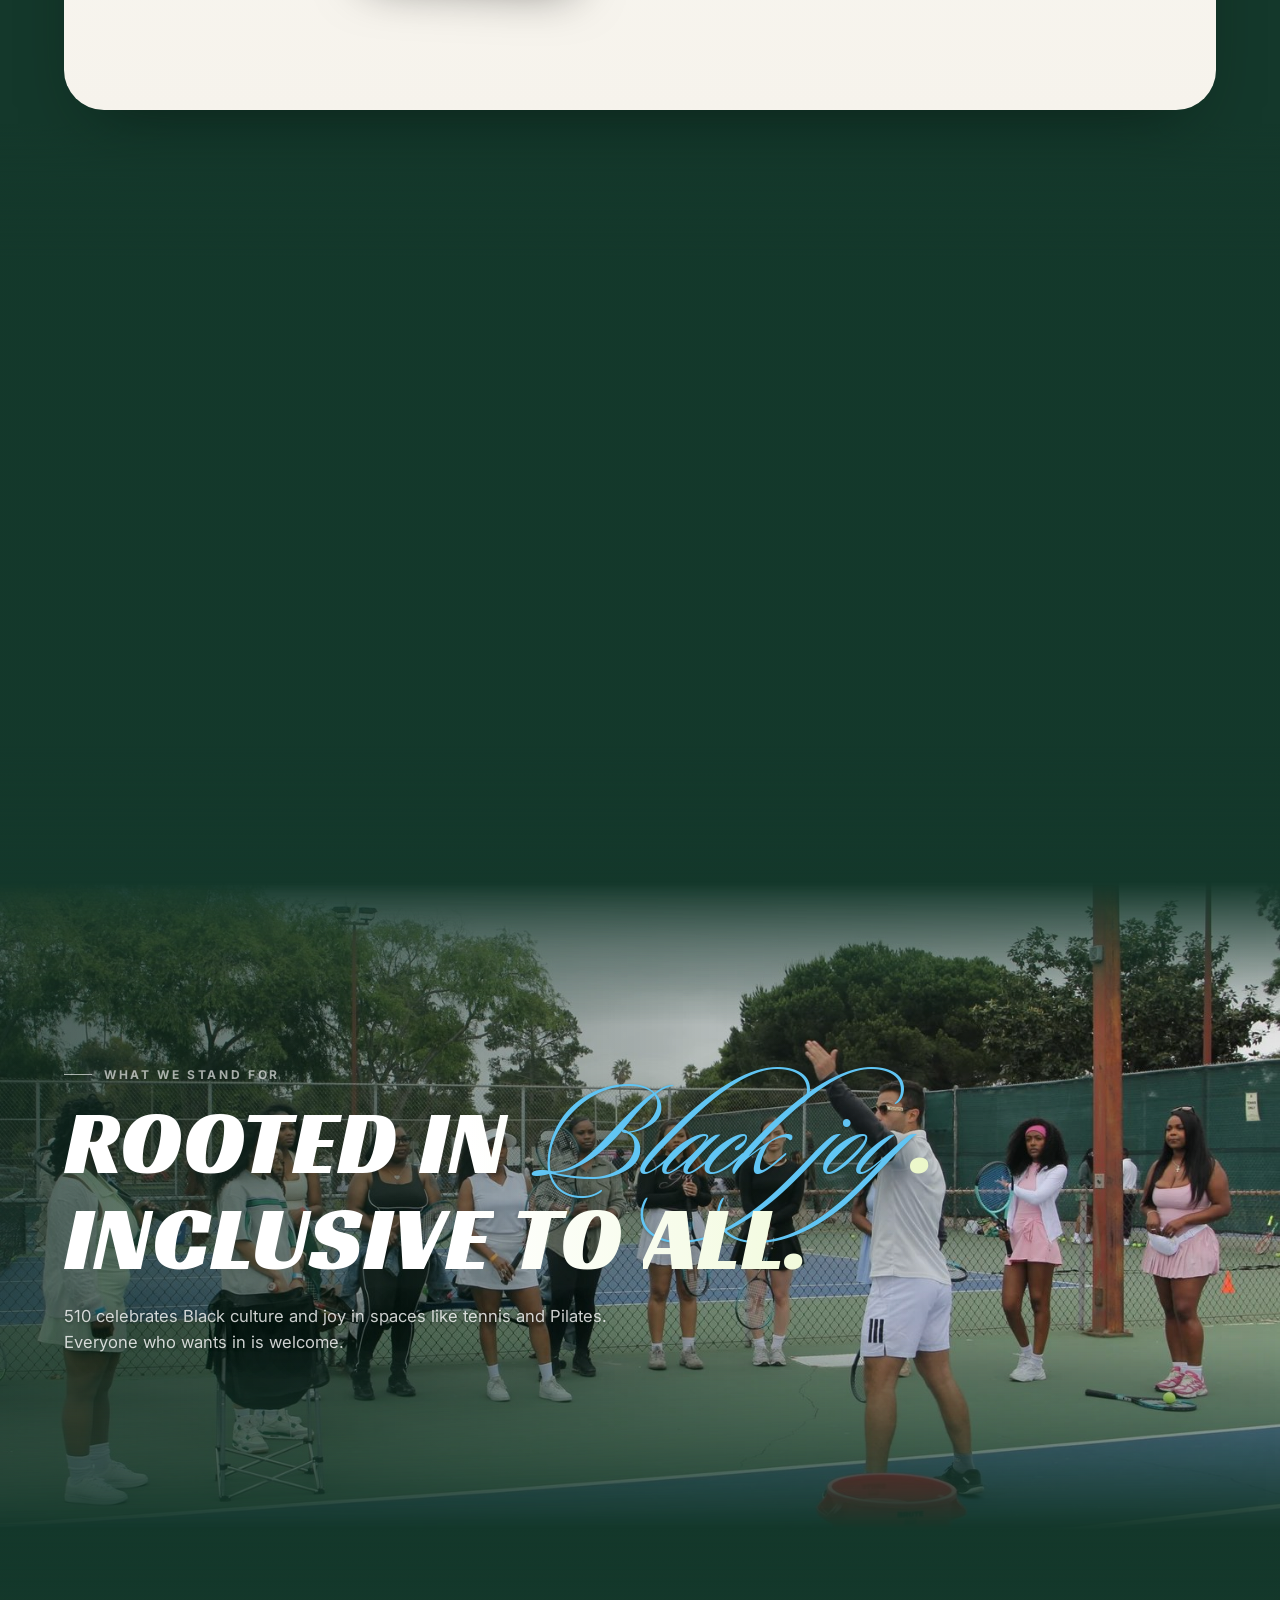
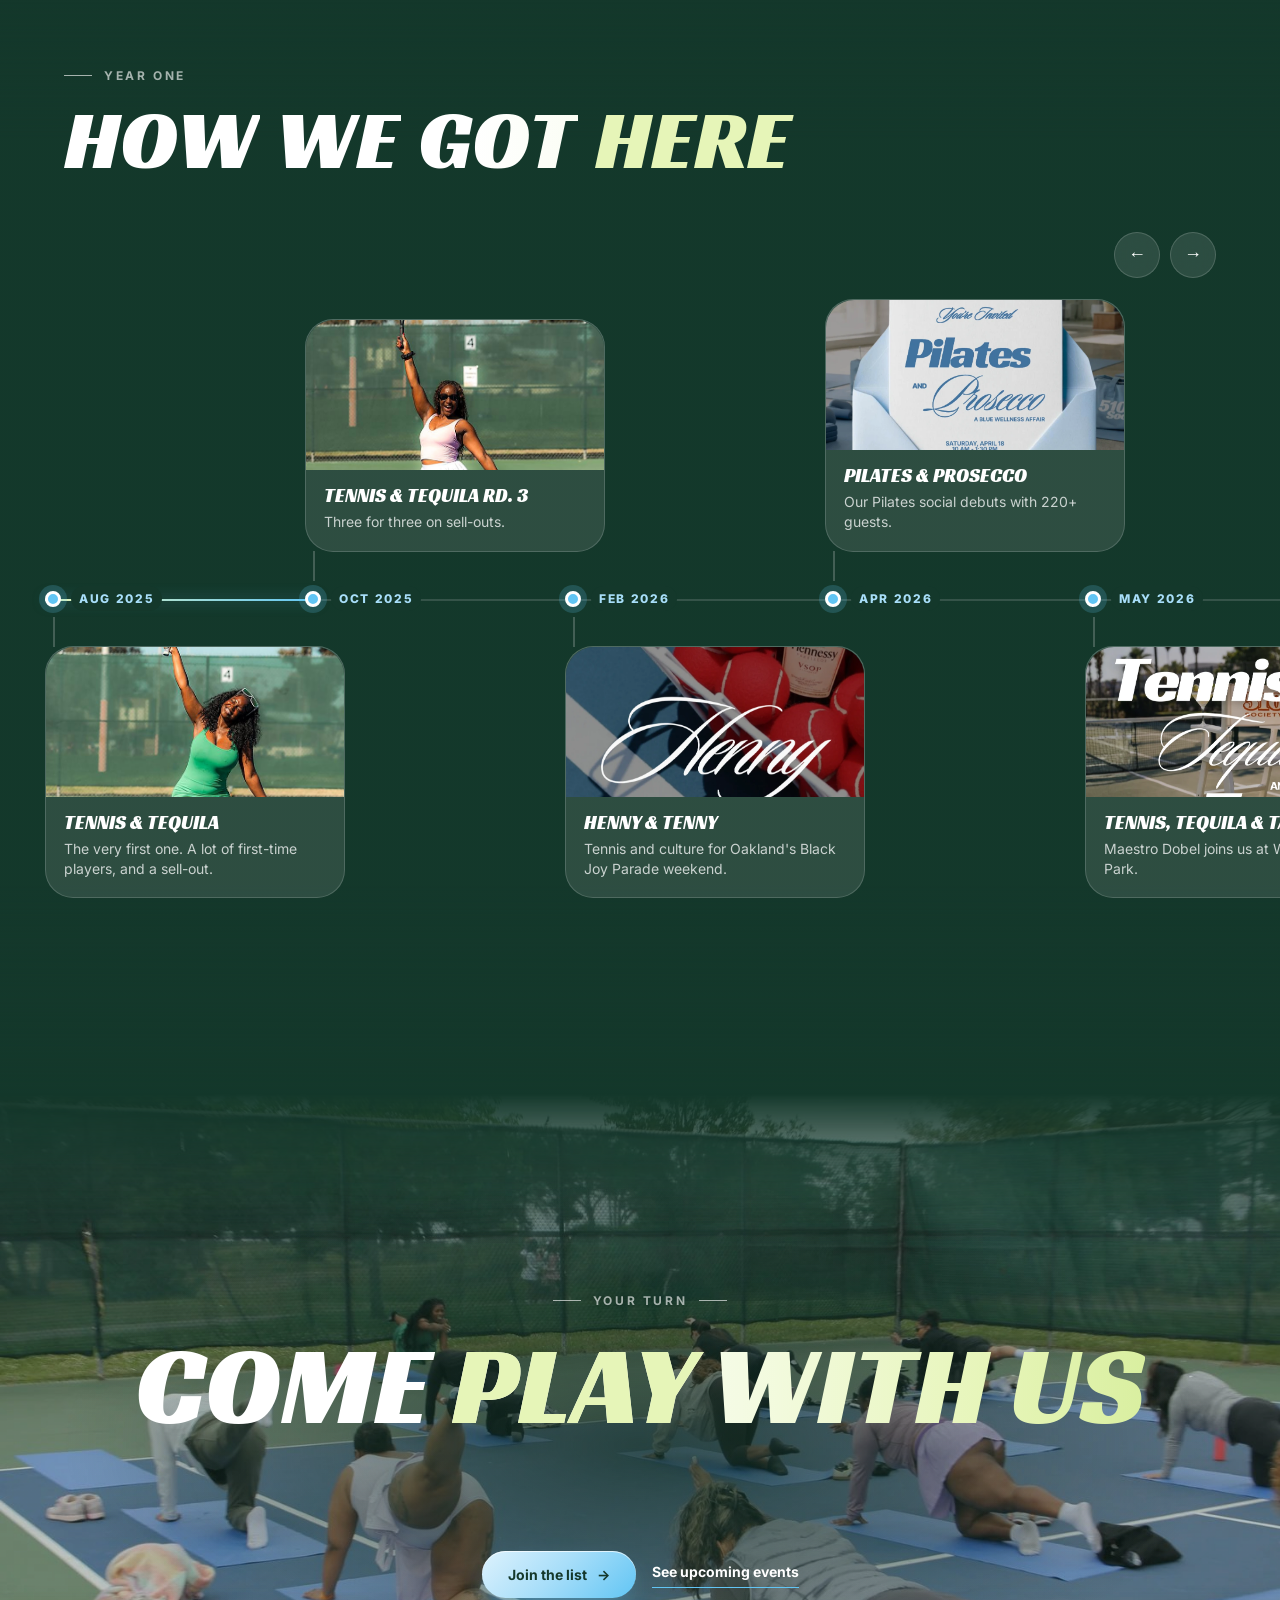
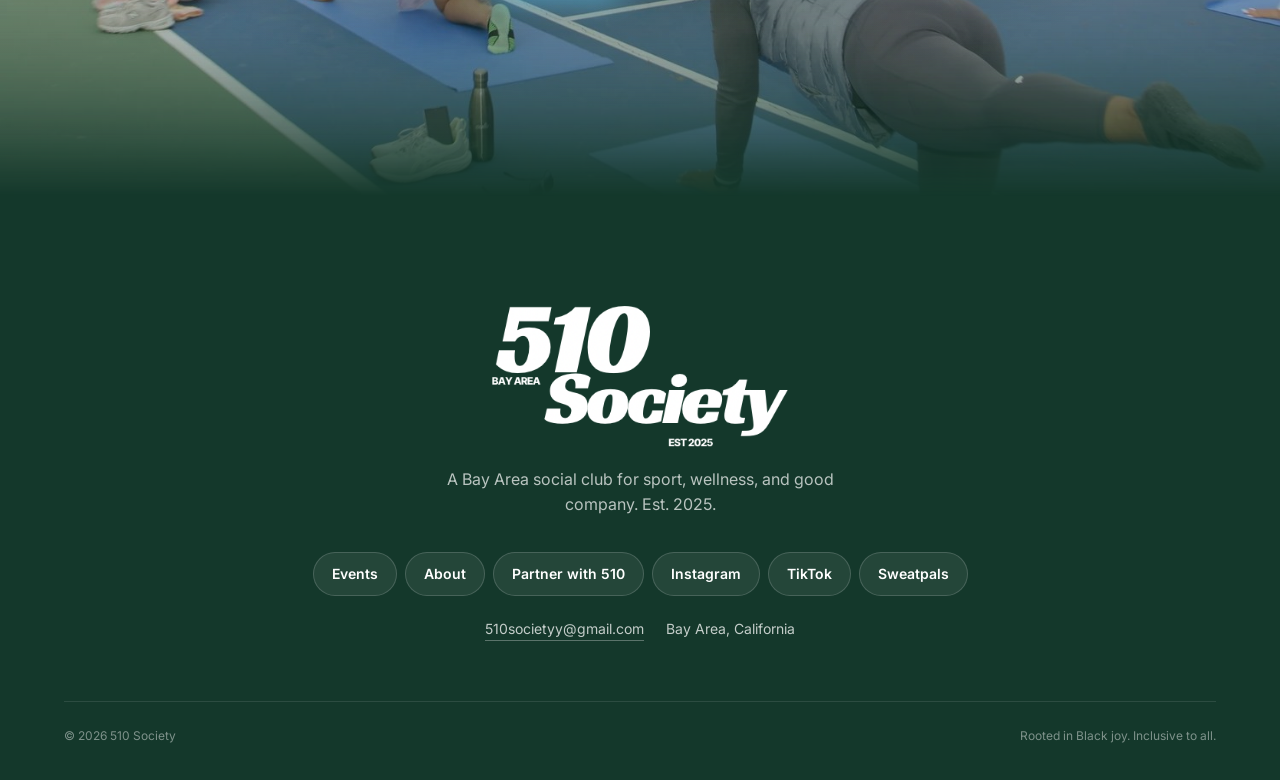
<file: about.html>
<!DOCTYPE html>
<html lang="en">
<head>
<meta charset="UTF-8">
<meta name="viewport" content="width=device-width, initial-scale=1.0">
<title>About · 510 Society</title>
<meta name="description" content="510 Society is a Bay Area social club. Rooted in Black joy, inclusive to all.">
<meta property="og:title" content="About · 510 Society">
<meta property="og:description" content="510 Society is a Bay Area social club. Rooted in Black joy, inclusive to all.">
<meta property="og:type" content="website">
<meta property="og:site_name" content="510 Society">
<meta property="og:url" content="https://rechellev.github.io/510society/about.html">
<meta property="og:image" content="https://rechellev.github.io/510society/share.jpg">
<meta property="og:image:width" content="1200"><meta property="og:image:height" content="630">
<meta property="og:image:alt" content="510 Society: where wellness meets libations">
<meta name="twitter:card" content="summary_large_image">
<meta name="twitter:title" content="About · 510 Society">
<meta name="twitter:description" content="510 Society is a Bay Area social club. Rooted in Black joy, inclusive to all.">
<meta name="twitter:image" content="https://rechellev.github.io/510society/share.jpg">
<meta name="theme-color" content="#14382B">
<link rel="canonical" href="https://rechellev.github.io/510society/about.html">
<link rel="icon" type="image/png" href="favicon.png">
<link rel="preconnect" href="https://fonts.googleapis.com"><link rel="preconnect" href="https://fonts.gstatic.com" crossorigin>
<link href="https://fonts.googleapis.com/css2?family=Inter:wght@400;500;600;700;800&display=swap" rel="stylesheet">
<link rel="stylesheet" href="site.css">
<script data-goatcounter="https://510society.goatcounter.com/count" async src="https://gc.zgo.at/count.js"></script>
</head>
<body>
<nav class="nav">
  <a class="nav-logo" href="index.html" aria-label="510 Society home"><img src="logo-white.png" alt="510 Society"></a>
  <ul class="nav-links"><li><a href="index.html">Home</a></li><li><a href="events.html">Events</a></li><li><a href="about.html" class="active">About</a></li><li><a class="nav-cta" href="partners.html">Partner with 510</a></li></ul>
  <button class="burger" aria-label="Menu">☰</button>
</nav>
<header class="hero page-hero hero-full">
  <div class="hero-bg hero-slides"><div class="slide on" style="background-image:url('h-wall-trio.jpg');background-position:center 30%"></div><div class="slide" style="background-image:url('g-trap-grp.jpg');background-position:center 50%"></div><div class="slide" style="background-image:url('h-wall-duo.jpg');background-position:center 35%"></div><div class="slide" style="background-image:url('hr-ty-wall-drink.jpg');background-position:center 35%"></div></div>
  <div class="slide-dots" aria-hidden="true"><i class=on></i><i></i><i></i><i></i></div>
  <div class="wrap">
    <span class="eyebrow">About 510 Society</span>
    <h1 class="display h1 hero-hed">Wellness first.<br>Cheers <span class="script sc-imm">immediately</span><br>second.</h1>
    <p class="lede">A Bay Area social club for people who want to move, connect, and celebrate in the same afternoon.</p>
  </div>
</header>

<section class="sec light">
  <div class="wrap split">
    <div class="stack reveal"><img src="g-potc-c.jpg" alt="510 Society members"><img src="courtside-white.jpg" style="object-position:45% 22%" alt="510 Society members"><span class="tag light">Est. 2025</span></div>
    <div class="reveal d1">
      <span class="eyebrow">Our story</span>
      <h2 class="display">One court and a group chat that <em>got out of hand</em></h2>
      <p class="lede">510 began in 2025 with a simple idea: the Bay needed a place to work out and hang out at the same time. The first Tennis &amp; Tequila sold out. Then it sold out again.</p>
      <p class="lede" style="margin-bottom:28px">Today we run tennis, pickleball, Pilates, and yoga socials across the East Bay.</p>
      <a class="btn btn-green" href="events.html">Come to an event <span class="arr">→</span></a>
    </div>
  </div>
</section>

<section class="sec">
  <div class="wrap">
    <div class="founder glass reveal">
      <img class="founder-photo" src="mackenzie.jpg" alt="Mackenzie Majors, founder of 510 Society">
      <div>
        <span class="eyebrow">Meet the founder</span>
        <h2 class="display">Mackenzie <em>Majors</em></h2>
        <p class="founder-quote">“One year ago, I took a chance on an idea that wellness and libations could exist in the same space. That you could find community over a tennis class, a Pilates workout, or a tequila shot. A year later, that idea has become so much bigger than I ever imagined.”</p>
        <span class="cl-sign script" style="margin-bottom:22px">xoxo Kenzie</span>
        <div style="display:flex;gap:12px;flex-wrap:wrap"><a class="btn btn-green" href="https://instagram.com/510society_" target="_blank" rel="noopener">Follow 510 <span class="arr">→</span></a><a class="btn btn-line" href="mailto:510societyy@gmail.com">Say hi</a></div>
      </div>
    </div>
  </div>
</section>

<section class="statement">
  <div class="bg" style="background-image:url('g-tt-lineup.jpg');background-position:50% 50%"></div>
  <div class="wrap">
    <span class="eyebrow">What we stand for</span>
    <h2 class="display">Rooted in <span class="script">Black joy</span>.<br>Inclusive to all.</h2>
    <p class="lede">510 celebrates Black culture and joy in spaces like tennis and Pilates. Everyone who wants in is welcome.</p>
  </div>
</section>

<section class="sec">
  <div class="wrap">
    <div class="sec-head"><div><span class="eyebrow">Year one</span><h2 class="display h2">How we got <em class="lime">here</em></h2></div></div>
    <div class="tlh"><button class="tlh-nav prev" aria-label="Earlier">←</button><button class="tlh-nav next" aria-label="Later">→</button><ol class="tlh-track"><span class="tlh-line"><span class="tlh-fill"></span></span><li class="tlh-i dn"><span class="tlh-year">2025</span><span class="tlh-dot"></span><span class="tlh-when">Aug 2025</span><div class="tlh-card"><img src="tennis-serve.jpg" style="object-position:50% 38%" alt="" loading="lazy"><h4>Tennis &amp; Tequila</h4><p>The very first one. A lot of first-time players, and a sell-out.</p></div></li><li class="tlh-i up"><span class="tlh-dot"></span><span class="tlh-when">Oct 2025</span><div class="tlh-card"><img src="tennis-solo.jpg" style="object-position:50% 38%" alt="" loading="lazy"><h4>Tennis &amp; Tequila Rd. 3</h4><p>Three for three on sell-outs.</p></div></li><li class="tlh-i dn"><span class="tlh-year">2026</span><span class="tlh-dot"></span><span class="tlh-when">Feb 2026</span><div class="tlh-card"><img src="9b52c7e7-347e-4e34-97e7-8f990f2149f1.webp" alt="" loading="lazy"><h4>Henny &amp; Tenny</h4><p>Tennis and culture for Oakland's Black Joy Parade weekend.</p></div></li><li class="tlh-i up"><span class="tlh-dot"></span><span class="tlh-when">Apr 2026</span><div class="tlh-card"><img src="b6df906b-9458-433f-a563-96cdbaf6db56.webp" alt="" loading="lazy"><h4>Pilates &amp; Prosecco</h4><p>Our Pilates social debuts with 220+ guests.</p></div></li><li class="tlh-i dn"><span class="tlh-dot"></span><span class="tlh-when">May 2026</span><div class="tlh-card"><img src="18497570-0d64-43db-91a9-f5f1a7b1eed7.webp" alt="" loading="lazy"><h4>Tennis, Tequila &amp; Tacos</h4><p>Maestro Dobel joins us at Washington Park.</p></div></li><li class="tlh-i up"><span class="tlh-dot"></span><span class="tlh-when">Jun 2026</span><div class="tlh-card"><img src="c-pickle.jpg" style="object-position:50% 22%" alt="" loading="lazy"><h4>Pickle &amp; Palomas</h4><p>Seven courts, one huge pickleball day party.</p></div></li><li class="tlh-i dn"><span class="tlh-dot"></span><span class="tlh-when">Jun 2026</span><div class="tlh-card"><img src="20ea8f70-a0bc-4c01-abd3-799fde3d88ef.webp" alt="" loading="lazy"><h4>Tennis &amp; Tees</h4><p>A tennis meets golf crossover with West Coast Golf Babes.</p></div></li><li class="tlh-i up"><span class="tlh-dot"></span><span class="tlh-when">Jul 2026</span><div class="tlh-card"><img src="7b77123f-d7f1-4dd8-80db-81d22f4844a2.webp" alt="" loading="lazy"><h4>Pilates &amp; Prosecco: On the Green</h4><p>200+ women in blue, on the grass.</p></div></li><li class="tlh-i dn"><span class="tlh-dot"></span><span class="tlh-when">Jul 2026</span><div class="tlh-card"><img src="349b5f3e-eb8a-4c30-866c-c0db561fbdc1.webp" alt="" loading="lazy"><h4>Country Club Day Party</h4><p>Our one-year anniversary on the rooftop with Over The Top.</p></div></li><li class="tlh-i up"><span class="tlh-dot"></span><span class="tlh-when">Sep 2026</span><div class="tlh-card"><img src="n-green.jpg" style="object-position:50% 38%" alt="" loading="lazy"><h4>Tennis &amp; Tequila</h4><p>Eight courts at Harbor Bay Club. Our biggest yet.</p></div></li><li class="tlh-i dn"><span class="tlh-dot"></span><span class="tlh-when">Oct 2026</span><div class="tlh-card"><img src="banda-pink.jpg" style="object-position:48% 22%" alt="" loading="lazy"><h4>Pilates &amp; Banda</h4><p>A pink Pilates pop-up with West Coast Makers.</p></div></li><li class="tlh-i up"><span class="tlh-dot"></span><span class="tlh-when">Oct 2026</span><div class="tlh-card"><img src="45939358-d7bb-4d64-bd17-c40cde81e127.webp" alt="" loading="lazy"><h4>Trap Yoga</h4><p>Round two with Bay Fit Collective.</p></div></li><li class="tlh-i dn"><span class="tlh-dot"></span><span class="tlh-when">Oct 2026</span><div class="tlh-card"><img src="0aa20c88-9c96-4de8-9f85-f04bb9e1bfb9.webp" alt="" loading="lazy"><h4>Pilates &amp; Prosecco: Breast Cancer Celebration</h4><p>With Black Girl Cancer Club and eight brand partners.</p></div></li><li class="tlh-i up"><span class="tlh-dot"></span><span class="tlh-when">Nov 2026</span><div class="tlh-card"><img src="06c12008-4f36-4132-b669-690c835c22d4.webp" alt="" loading="lazy"><h4>Canvas &amp; Cabernet</h4><p>Mats swapped for paintbrushes with Vibes to Vines.</p></div></li></ol></div>
  </div>
</section>

<section class="cta">
  <div class="bg" style="background-image:url('g-potc-b.jpg')"></div>
  <div class="wrap">
    <span class="eyebrow">Your turn</span>
    <h2 class="display h1">Come <em class="acc lime">play</em> with us</h2>
    <div class="hero-btns" style="justify-content:center"><a class="btn btn-blue" href="https://sweatpals.com/host/510society_" target="_blank" rel="noopener">Join the list <span class="arr">→</span></a><a class="tlink" href="events.html">See upcoming events</a></div>
  </div>
</section>

<footer class="foot">
  <div class="wrap">
    <img class="foot-logo" src="logo-white.png" alt="510 Society">
    <p class="foot-tag">A Bay Area social club for sport, wellness, and good company. Est. 2025.</p>
    <nav class="foot-links"><a href="events.html">Events</a><a href="about.html">About</a><a href="partners.html">Partner with 510</a><a href="https://instagram.com/510society_" target="_blank" rel="noopener">Instagram</a><a href="https://tiktok.com/@510societyy" target="_blank" rel="noopener">TikTok</a><a href="https://sweatpals.com/host/510society_" target="_blank" rel="noopener">Sweatpals</a></nav>
    <div class="foot-contact"><a href="mailto:510societyy@gmail.com">510societyy@gmail.com</a><span>Bay Area, California</span></div>
    <div class="foot-bot"><span>© <span data-year>2026</span> 510 Society</span><span>Rooted in Black joy. Inclusive to all.</span></div>
  </div>
</footer>
<a class="sticky-cta btn btn-blue" href="https://sweatpals.com/host/510society_" target="_blank" rel="noopener">Join the list <span class="arr">→</span></a>
<script src="site.js"></script>
</body>
</html>
</file>
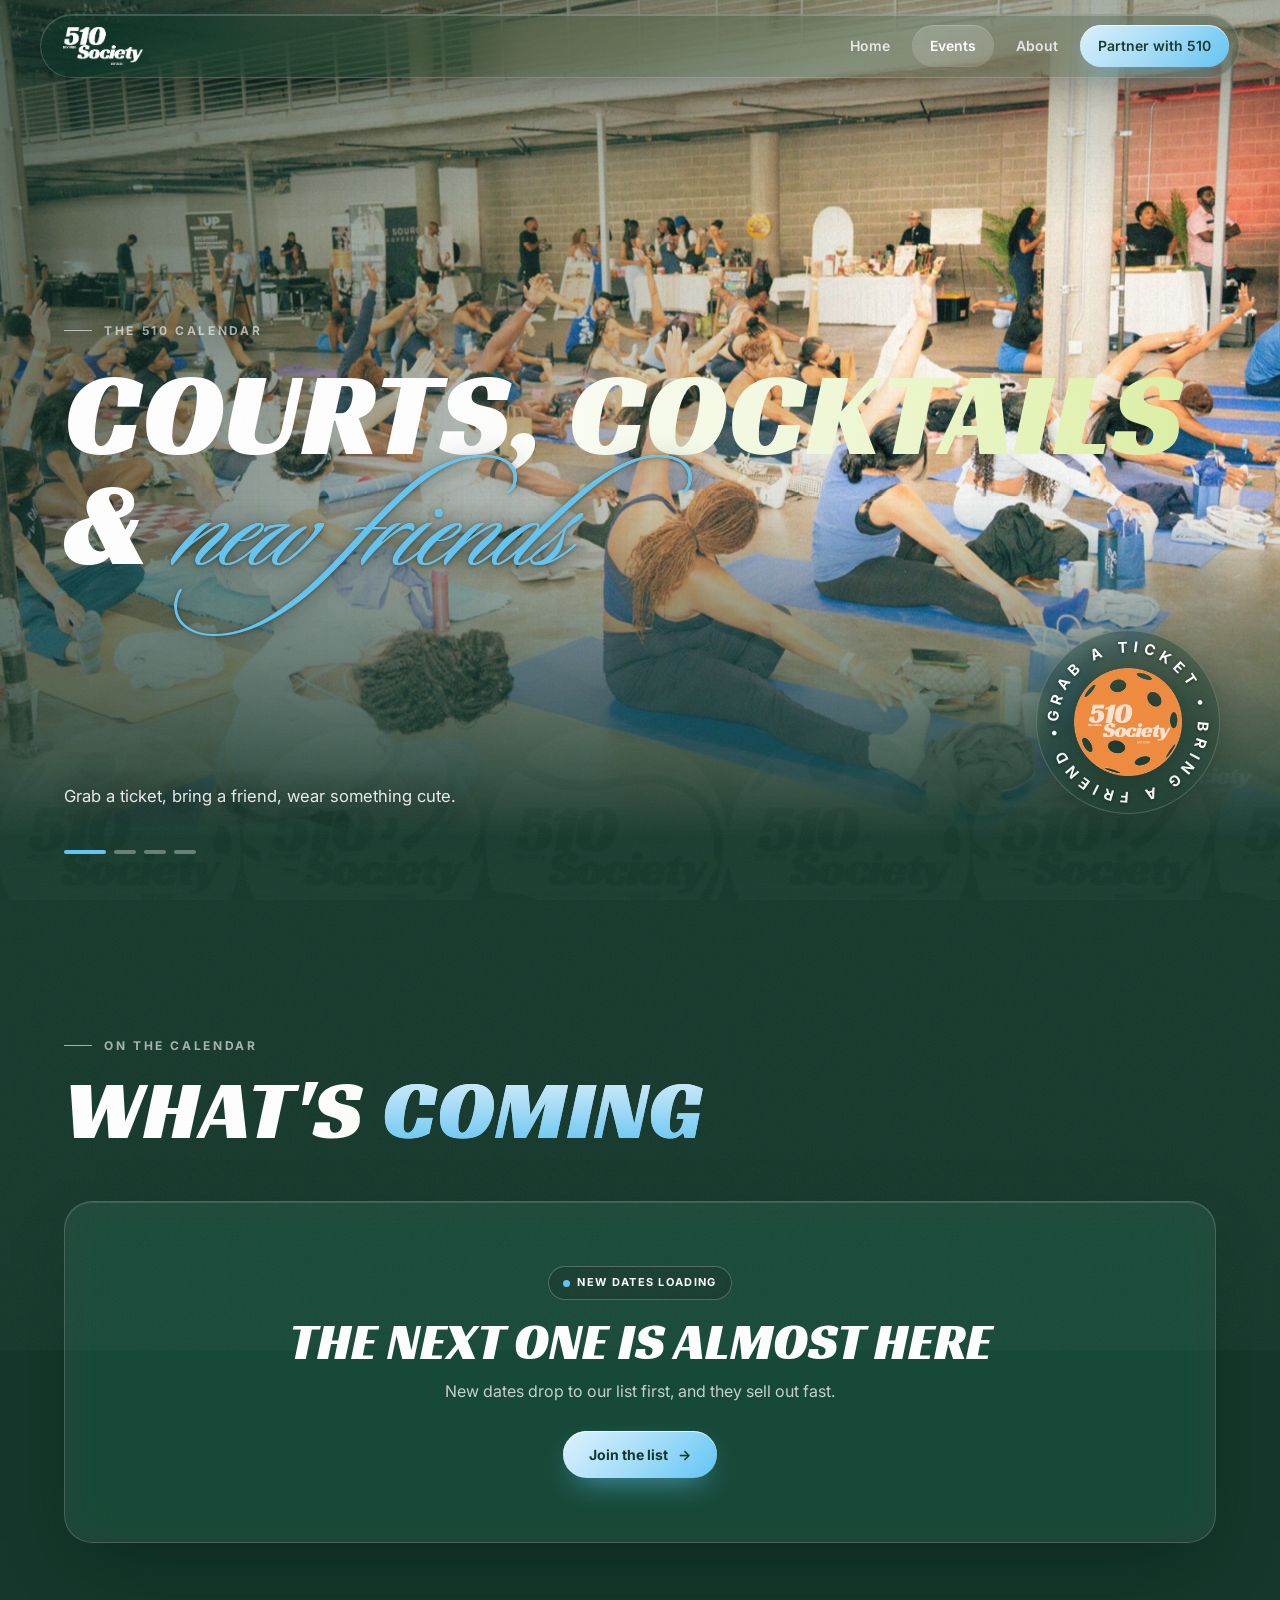
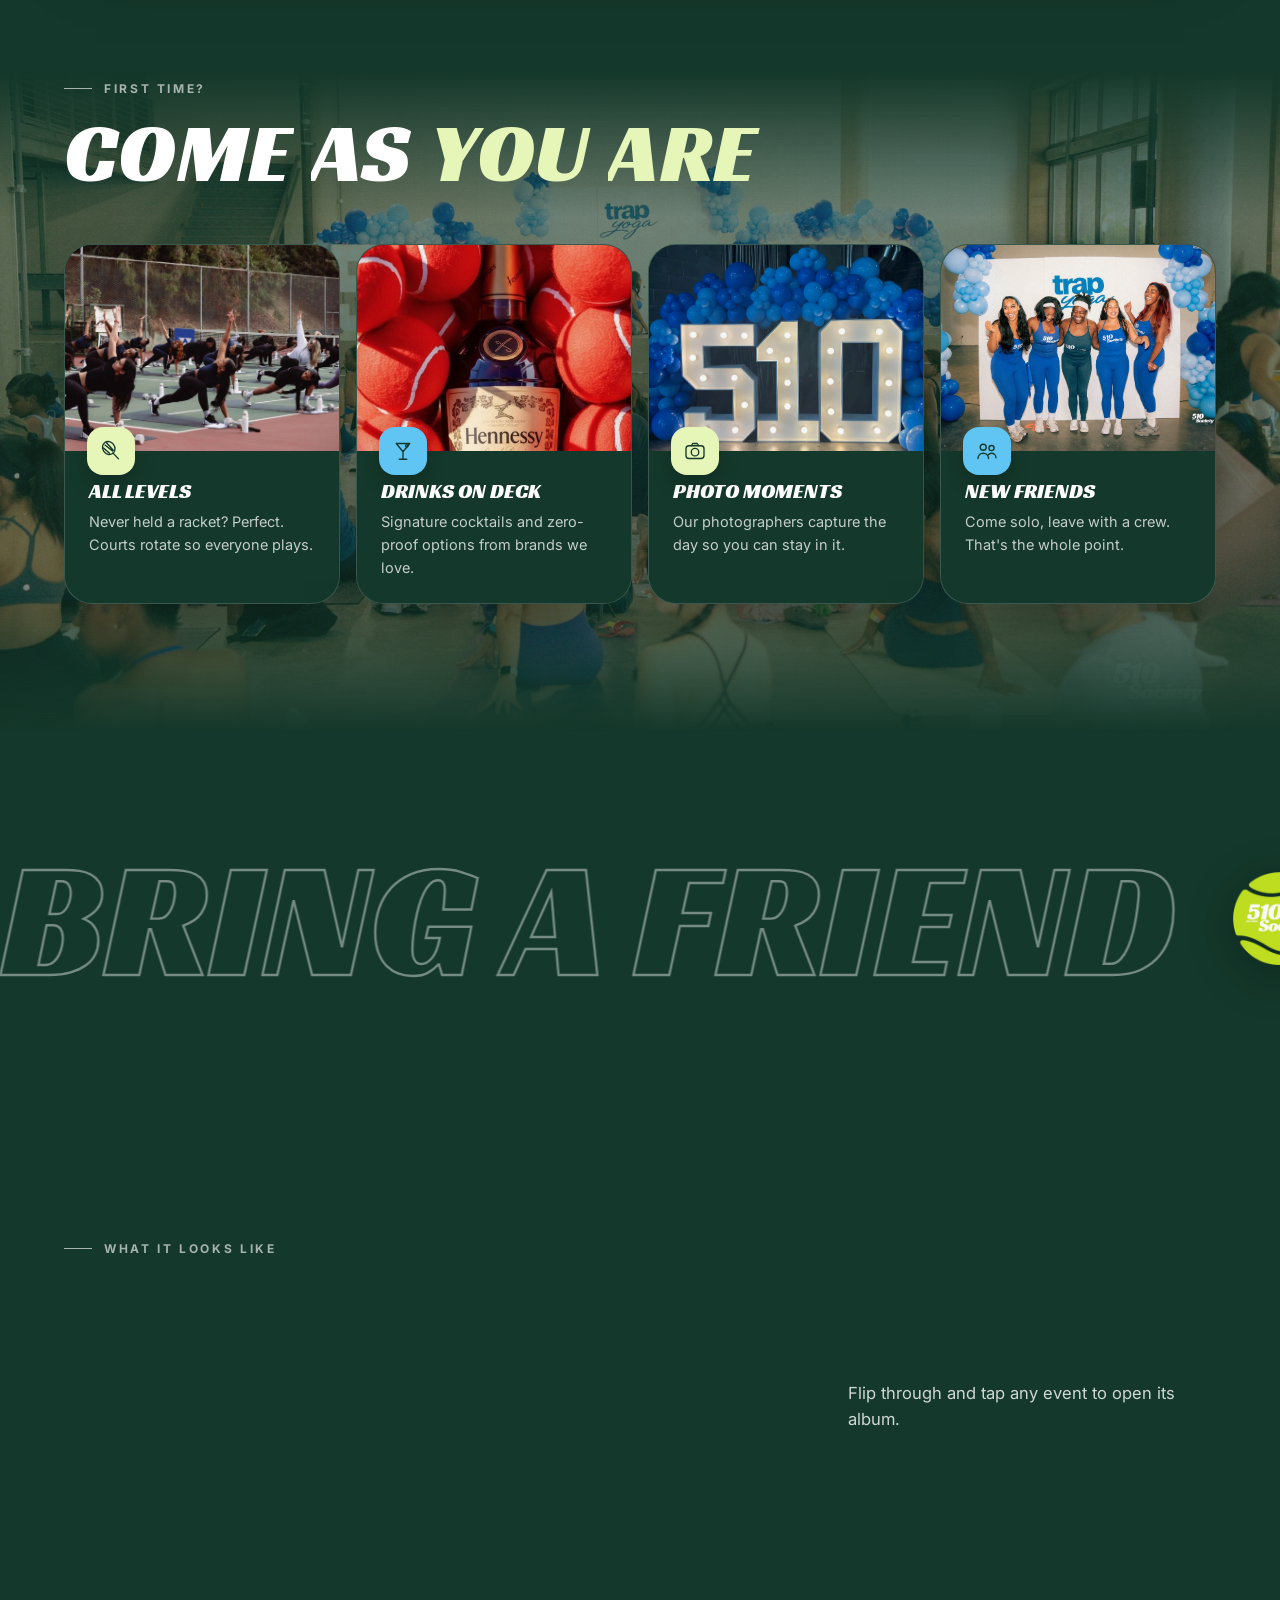
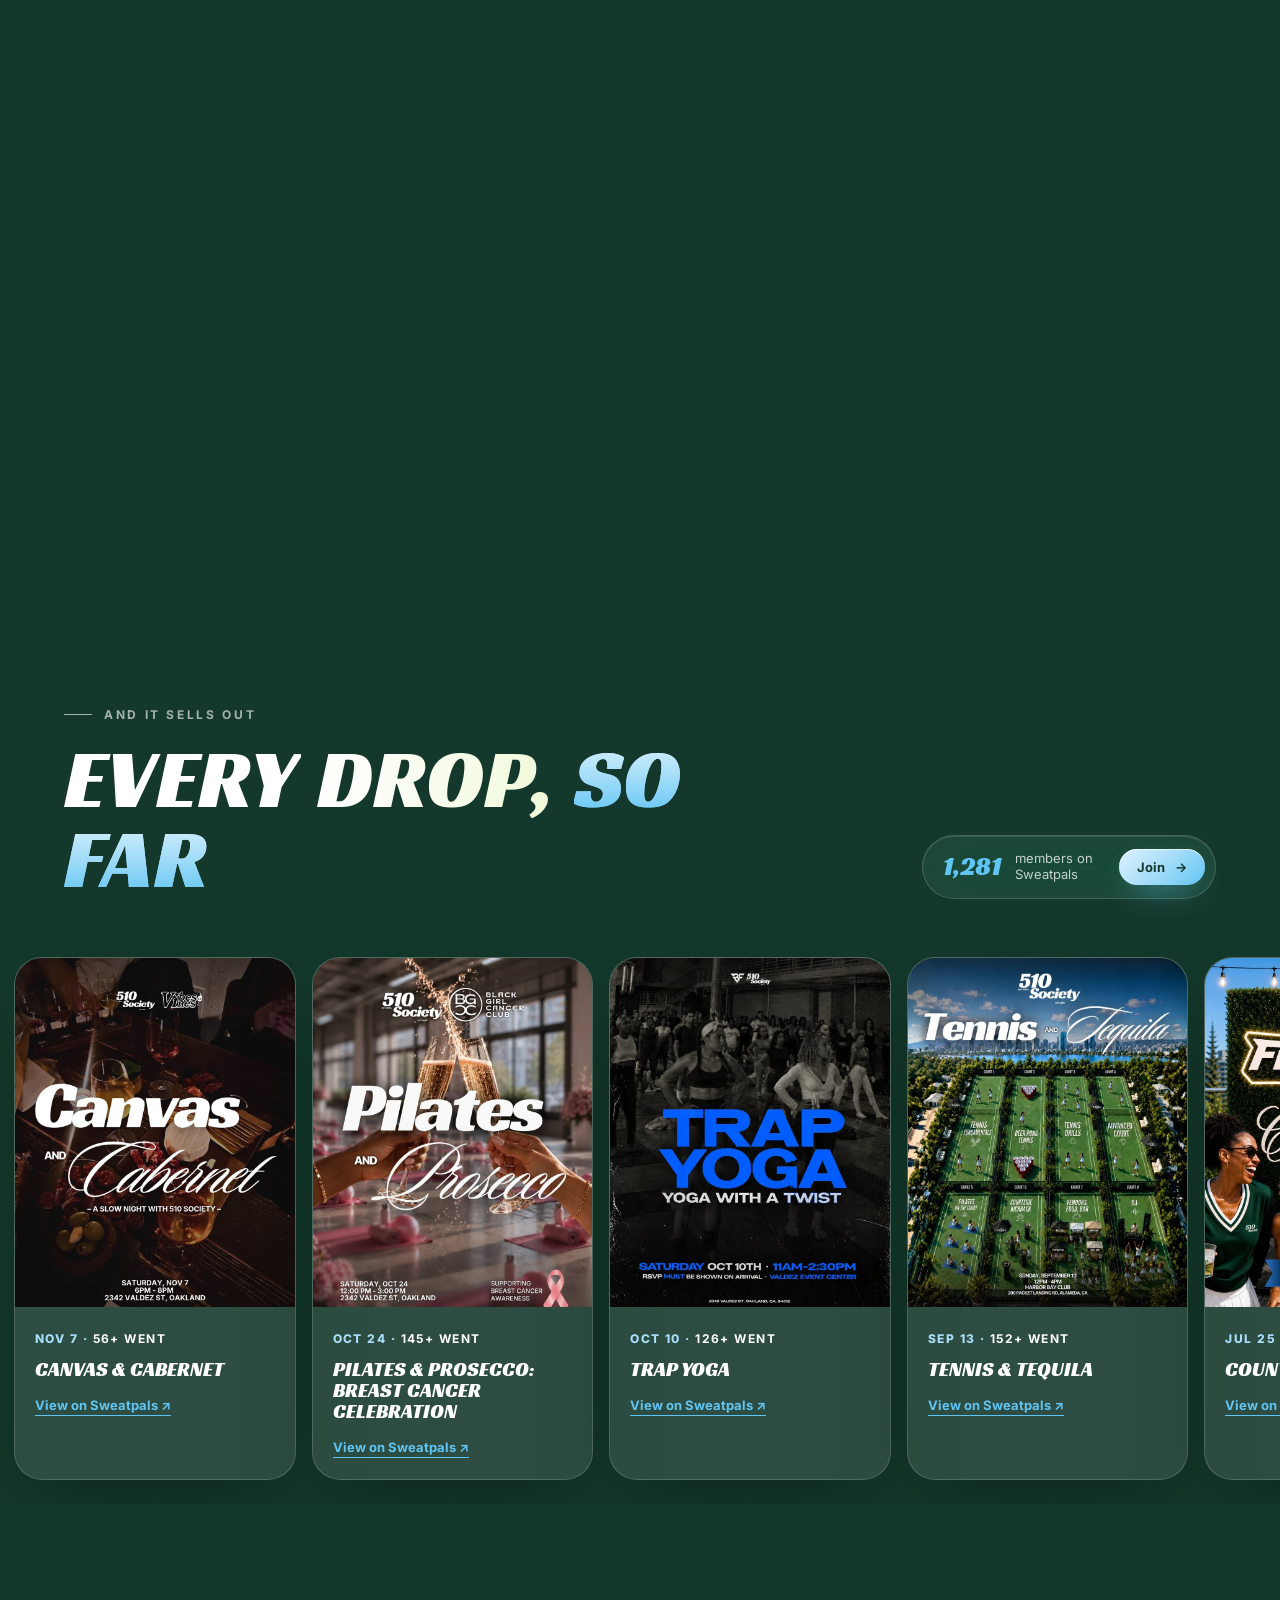
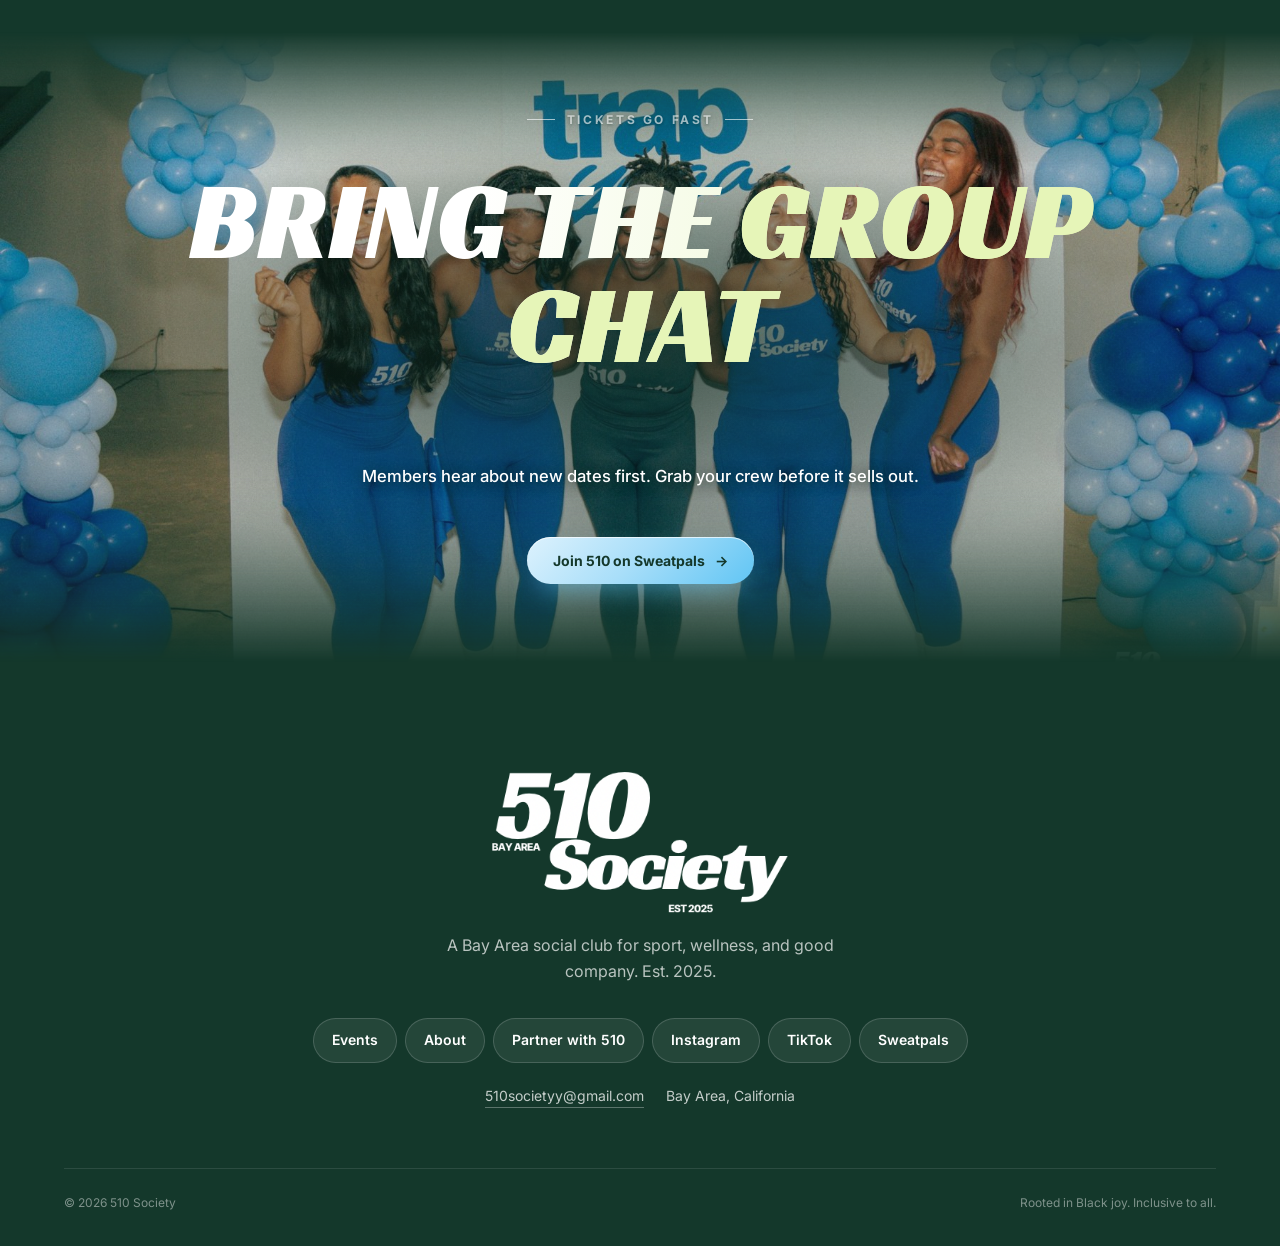
<file: events.html>
<!DOCTYPE html>
<html lang="en">
<head>
<meta charset="UTF-8">
<meta name="viewport" content="width=device-width, initial-scale=1.0">
<title>Events · 510 Society</title>
<meta name="description" content="Upcoming 510 Society events in the Bay Area: tennis, pickleball, Pilates, Trap Yoga and socials.">
<meta property="og:title" content="Events · 510 Society">
<meta property="og:description" content="Upcoming 510 Society events in the Bay Area: tennis, pickleball, Pilates, Trap Yoga and socials.">
<meta property="og:type" content="website">
<meta property="og:site_name" content="510 Society">
<meta property="og:url" content="https://rechellev.github.io/510society/events.html">
<meta property="og:image" content="https://rechellev.github.io/510society/share.jpg">
<meta property="og:image:width" content="1200"><meta property="og:image:height" content="630">
<meta property="og:image:alt" content="510 Society: where wellness meets libations">
<meta name="twitter:card" content="summary_large_image">
<meta name="twitter:title" content="Events · 510 Society">
<meta name="twitter:description" content="Upcoming 510 Society events in the Bay Area: tennis, pickleball, Pilates, Trap Yoga and socials.">
<meta name="twitter:image" content="https://rechellev.github.io/510society/share.jpg">
<meta name="theme-color" content="#14382B">
<link rel="canonical" href="https://rechellev.github.io/510society/events.html">
<link rel="icon" type="image/png" href="favicon.png">
<link rel="preconnect" href="https://fonts.googleapis.com"><link rel="preconnect" href="https://fonts.gstatic.com" crossorigin>
<link href="https://fonts.googleapis.com/css2?family=Inter:wght@400;500;600;700;800&display=swap" rel="stylesheet">
<link rel="stylesheet" href="site.css">
<script data-goatcounter="https://510society.goatcounter.com/count" async src="https://gc.zgo.at/count.js"></script>
</head>
<body>
<nav class="nav">
  <a class="nav-logo" href="index.html" aria-label="510 Society home"><img src="logo-white.png" alt="510 Society"></a>
  <ul class="nav-links"><li><a href="index.html">Home</a></li><li><a href="events.html" class="active">Events</a></li><li><a href="about.html">About</a></li><li><a class="nav-cta" href="partners.html">Partner with 510</a></li></ul>
  <button class="burger" aria-label="Menu">☰</button>
</nav>
<header class="hero page-hero hero-full">
  <div class="hero-bg hero-slides"><div class="slide on" style="background-image:url('h-ty-mats.jpg');background-position:center 60%"></div><div class="slide" style="background-image:url('g-potc-a.jpg');background-position:50% 55%"></div><div class="slide" style="background-image:url('g-bcc-balloons.jpg');background-position:50% 55%"></div><div class="slide" style="background-image:url('hr-ty-reach.jpg');background-position:center 55%"></div></div>
  <div class="slide-dots" aria-hidden="true"><i class=on></i><i></i><i></i><i></i></div>
  <div class="wrap">
    <span class="eyebrow">The 510 calendar</span>
    <h1 class="display h1 hero-hed">Courts, cocktails<br>&amp; <span class="script">new friends</span></h1>
    <div class="hero-row"><p class="lede">Grab a ticket, bring a friend, wear something cute.</p><div class="badge-spin" aria-hidden="true"><svg viewBox="0 0 136 136"><defs><path id="c" d="M68,68 m-54,0 a54,54 0 1,1 108,0 a54,54 0 1,1 -108,0"/></defs><text textLength="336" lengthAdjust="spacing"><textPath href="#c" textLength="336" lengthAdjust="spacing">Grab a ticket • Bring a friend • </textPath></text></svg><div class="core core-balls"><img src="b-tennis.png" alt="" class=on><img src="b-pickle.png" alt=""><img src="b-pilates.png" alt=""><img src="b-henny.png" alt=""><img src="b-yoga.png" alt=""></div></div></div>
  </div>
</header>

<section class="sec">
  <div class="wrap">
    <div class="sec-head"><div><span class="eyebrow">On the calendar</span><h2 class="display h2">What's <em>coming</em></h2></div><div class="filters" data-filters><button class="on" data-f="all">All</button><button data-f="Tennis">Tennis</button><button data-f="Pickleball">Pickleball</button><button data-f="Movement">Pilates &amp; Yoga</button></div></div>
    <div data-events></div>
  </div>
</section>

<section class="sec has-bg" style="padding-top:0"><div class="hb-bg" style="background-image:url('hr-ty-room.jpg');background-position:center 55%"></div>
  <div class="wrap">
    <div class="sec-head"><div><span class="eyebrow">First time?</span><h2 class="display h2">Come as <em class="lime">you are</em></h2></div></div>
    <div class="cards4"><div class="c c-photo reveal d0"><div class="cp-img" style="background-image:url('g-ttt-stretch.jpg')"></div><div class="cp-b"><span class="cp-ic"><svg viewBox="0 0 32 32" fill="none" stroke="currentColor" stroke-width="1.8" stroke-linecap="round" stroke-linejoin="round" aria-hidden="true"><ellipse cx="13" cy="12" rx="8" ry="9" transform="rotate(-35 13 12)"/><path d="M8 8l10 8M10 5l9 10M6 12l8 7M18.5 18.5l7.5 8"/></svg></span><h4>All levels</h4><p>Never held a racket? Perfect. Courts rotate so everyone plays.</p></div></div><div class="c c-photo reveal d1"><div class="cp-img" style="background-image:url('g-henny-btl.jpg')"></div><div class="cp-b"><span class="cp-ic"><svg viewBox="0 0 32 32" fill="none" stroke="currentColor" stroke-width="1.8" stroke-linecap="round" stroke-linejoin="round" aria-hidden="true"><path d="M7 6h18l-9 11zM16 17v9M11 27h10"/><circle cx="21" cy="9" r="1.6"/></svg></span><h4>Drinks on deck</h4><p>Signature cocktails and zero-proof options from brands we love.</p></div></div><div class="c c-photo reveal d2"><div class="cp-img" style="background-image:url('g-marquee.jpg');background-position:50% 50%"></div><div class="cp-b"><span class="cp-ic"><svg viewBox="0 0 32 32" fill="none" stroke="currentColor" stroke-width="1.8" stroke-linecap="round" stroke-linejoin="round" aria-hidden="true"><rect x="4" y="9" width="24" height="17" rx="4"/><circle cx="16" cy="17.5" r="5"/><path d="M11 9l2-3h6l2 3"/></svg></span><h4>Photo moments</h4><p>Our photographers capture the day so you can stay in it.</p></div></div><div class="c c-photo reveal d3"><div class="cp-img" style="background-image:url('ty-five-laugh.jpg');background-position:50% 35%"></div><div class="cp-b"><span class="cp-ic"><svg viewBox="0 0 32 32" fill="none" stroke="currentColor" stroke-width="1.8" stroke-linecap="round" stroke-linejoin="round" aria-hidden="true"><circle cx="11" cy="11" r="4"/><circle cx="22" cy="12" r="3.4"/><path d="M4 26c0-4 3-7 7-7s7 3 7 7M18 21c1-1.4 2.4-2 4-2 3.3 0 6 2.6 6 6"/></svg></span><h4>New friends</h4><p>Come solo, leave with a crew. That's the whole point.</p></div></div></div>
  </div>
</section>

<section class="band" aria-hidden="true"><div class="band-t band-loop">Bring a friend <img class="bb" src="b-tennis.png" alt=""> Wear something cute <img class="bb" src="b-pickle.png" alt=""> Bring a friend <img class="bb" src="b-pilates.png" alt=""> Wear something cute <img class="bb" src="b-henny.png" alt=""> Bring a friend <img class="bb" src="b-yoga.png" alt=""> Wear something cute <img class="bb" src="b-tennis.png" alt=""> Bring a friend <img class="bb" src="b-tennis.png" alt=""> Wear something cute <img class="bb" src="b-pickle.png" alt=""> Bring a friend <img class="bb" src="b-pilates.png" alt=""> Wear something cute <img class="bb" src="b-henny.png" alt=""> Bring a friend <img class="bb" src="b-yoga.png" alt=""> Wear something cute <img class="bb" src="b-tennis.png" alt=""></div></section>

<section class="sec">
  <div class="wrap">
    <div class="sec-head"><div><span class="eyebrow">What it looks like</span><h2 class="display h2">Where we've <em>been</em></h2></div><p class="lede">Flip through and tap any event to open its album.</p></div>
    <div class="album-rail"><button class="alb reveal" type="button" data-photos="pk-crowd.jpg|pk-stage.jpg|pk2-crowd.jpg|pk2-sign.jpg|pk2-heygurl.jpg|pk2-marquee.jpg|pk2-matcha.jpg|pk2-etched.jpg|pk2-mats.jpg|pk2-bgcc.jpg|g-bcc-class.jpg|g-marquee.jpg|pk-duo.jpg" data-title="Pilates &amp; Prosecco: Breast Cancer Celebration" data-when="Oct 24, 2026" data-url="https://sweatpals.com/event/pilates-prosecco-breast-cancer-celebration/2026-10-24"><span class="alb-stack"><img src="pk-crowd.jpg" style="object-position:50% 40%" alt="" loading="lazy"><img class="alb-b0" src="pk-stage.jpg" style="object-position:50% 45%" alt="" loading="lazy"><img class="alb-b1" src="pk2-crowd.jpg" alt="" loading="lazy"></span><span class="alb-cap"><span class="when">Oct 24, 2026</span><b>Pilates &amp; Prosecco: Breast Cancer Celebration</b><span class="alb-n">13 photos · Open album</span></span></button><button class="alb reveal" type="button" data-photos="ty-stretch.jpg|ty-crowd.jpg|ty-overhead.jpg|ty-five-up.jpg|ty-five-laugh.jpg|ty-towel-duo.jpg|g-trap-big.jpg|g-trap-class.jpg|g-trap-c.jpg|g-trap-d.jpg|g-trap-e.jpg|h-ty-mats.jpg|h-ty-five.jpg" data-title="Trap Yoga" data-when="Oct 10, 2026" data-url="https://sweatpals.com/event/trap-yoga-30b8/2026-10-10"><span class="alb-stack"><img src="ty-stretch.jpg" style="object-position:50% 55%" alt="" loading="lazy"><img class="alb-b0" src="ty-crowd.jpg" alt="" loading="lazy"><img class="alb-b1" src="ty-overhead.jpg" style="object-position:50% 50%" alt="" loading="lazy"></span><span class="alb-cap"><span class="when">Oct 10, 2026</span><b>Trap Yoga</b><span class="alb-n">13 photos · Open album</span></span></button><button class="alb reveal" type="button" data-photos="banda-pink.jpg" data-title="Pilates &amp; Banda" data-when="Oct 4, 2026" data-url=""><span class="alb-stack"><img src="banda-pink.jpg" style="object-position:48% 22%" alt="" loading="lazy"></span><span class="alb-cap"><span class="when">Oct 4, 2026</span><b>Pilates &amp; Banda</b><span class="alb-n">1 photo · Open album</span></span></button><button class="alb reveal" type="button" data-photos="tennis-net.jpg|g-tt-lineup.jpg|g-tt-grp.jpg|g-tt-drill.jpg|g-tt-players.jpg|n-green.jpg|hero-tennis-crew.jpg" data-title="Tennis &amp; Tequila" data-when="Sep 2026" data-url="https://sweatpals.com/event/tennnis-tequila/2026-09-13"><span class="alb-stack"><img src="tennis-net.jpg" style="object-position:50% 4%" alt="" loading="lazy"><img class="alb-b0" src="g-tt-lineup.jpg" style="object-position:50% 50%" alt="" loading="lazy"><img class="alb-b1" src="g-tt-grp.jpg" alt="" loading="lazy"></span><span class="alb-cap"><span class="when">Sep 2026</span><b>Tennis &amp; Tequila</b><span class="alb-n">7 photos · Open album</span></span></button><button class="alb reveal" type="button" data-photos="g-ccdp.jpg|g-ccdp-b.jpg|x-fashion.jpg|x-cc.jpg" data-title="1-Year Anniversary Weekend" data-when="Jul 2026" data-url="https://sweatpals.com/event/country-club-day-party-23/2026-07-25"><span class="alb-stack"><img src="g-ccdp.jpg" style="object-position:50% 25%" alt="" loading="lazy"><img class="alb-b0" src="g-ccdp-b.jpg" alt="" loading="lazy"><img class="alb-b1" src="x-fashion.jpg" alt="" loading="lazy"></span><span class="alb-cap"><span class="when">Jul 2026</span><b>1-Year Anniversary Weekend</b><span class="alb-n">4 photos · Open album</span></span></button><button class="alb reveal" type="button" data-photos="pickle-duo.jpg|pickle-pals.jpg|p-pickle-group.jpg|c-pickle.jpg|pickle-paddle.jpg|p-pickle.jpg|c-selfie.jpg" data-title="Pickle &amp; Palomas" data-when="Jun 2026" data-url="https://sweatpals.com/event/pickleball-palomas-24/2026-06-06"><span class="alb-stack"><img src="pickle-duo.jpg" style="object-position:50% 30%" alt="" loading="lazy"><img class="alb-b0" src="pickle-pals.jpg" style="object-position:50% 25%" alt="" loading="lazy"><img class="alb-b1" src="p-pickle-group.jpg" style="object-position:50% 45%" alt="" loading="lazy"></span><span class="alb-cap"><span class="when">Jun 2026</span><b>Pickle &amp; Palomas</b><span class="alb-n">7 photos · Open album</span></span></button><button class="alb reveal" type="button" data-photos="g-ttt-drill.jpg|g-ttt-court.jpg|g-ttt-duo.jpg|g-ttt-stretch.jpg|x-drink.jpg|c-dobel.jpg" data-title="Tennis, Tequila &amp; Tacos" data-when="May 2026" data-url="https://sweatpals.com/event/tennis-tequila-and-tacos/2026-05-02"><span class="alb-stack"><img src="g-ttt-drill.jpg" alt="" loading="lazy"><img class="alb-b0" src="g-ttt-court.jpg" alt="" loading="lazy"><img class="alb-b1" src="g-ttt-duo.jpg" style="object-position:50% 30%" alt="" loading="lazy"></span><span class="alb-cap"><span class="when">May 2026</span><b>Tennis, Tequila &amp; Tacos</b><span class="alb-n">6 photos · Open album</span></span></button><button class="alb reveal" type="button" data-photos="g-bcc-balloons.jpg|pp-balloons.jpg|pp-class.jpg|pp-arms.jpg|pilates-hall.jpg|pilates-mats.jpg|pilates-room.jpg|pilates-wide.jpg|x-passes.jpg" data-title="Pilates &amp; Prosecco" data-when="Apr 2026" data-url="https://sweatpals.com/event/pilates-prosecco-a7/2026-04-18"><span class="alb-stack"><img src="g-bcc-balloons.jpg" style="object-position:50% 55%" alt="" loading="lazy"><img class="alb-b0" src="pp-balloons.jpg" style="object-position:50% 70%" alt="" loading="lazy"><img class="alb-b1" src="pp-class.jpg" style="object-position:50% 70%" alt="" loading="lazy"></span><span class="alb-cap"><span class="when">Apr 2026</span><b>Pilates &amp; Prosecco</b><span class="alb-n">9 photos · Open album</span></span></button><button class="alb reveal" type="button" data-photos="a-drill.jpg|tennis-solo.jpg|tennis-smile.jpg" data-title="Tennis &amp; Tequila Rd. 3" data-when="Oct 2025" data-url=""><span class="alb-stack"><img src="a-drill.jpg" style="object-position:30% 28%" alt="" loading="lazy"><img class="alb-b0" src="tennis-solo.jpg" style="object-position:50% 38%" alt="" loading="lazy"><img class="alb-b1" src="tennis-smile.jpg" style="object-position:50% 8%" alt="" loading="lazy"></span><span class="alb-cap"><span class="when">Oct 2025</span><b>Tennis &amp; Tequila Rd. 3</b><span class="alb-n">3 photos · Open album</span></span></button><button class="alb reveal" type="button" data-photos="tennis-pose.jpg|tennis-serve.jpg|tennis-friends.jpg|courtside-laughs.jpg" data-title="Tennis &amp; Tequila" data-when="Aug 2025" data-url=""><span class="alb-stack"><img src="tennis-pose.jpg" style="object-position:50% 28%" alt="" loading="lazy"><img class="alb-b0" src="tennis-serve.jpg" style="object-position:50% 38%" alt="" loading="lazy"><img class="alb-b1" src="tennis-friends.jpg" style="object-position:50% 45%" alt="" loading="lazy"></span><span class="alb-cap"><span class="when">Aug 2025</span><b>Tennis &amp; Tequila</b><span class="alb-n">4 photos · Open album</span></span></button></div>
  </div>
</section>

<section class="sec sp-sec">
  <div class="wrap">
    <div class="sec-head"><div><span class="eyebrow">And it sells out</span><h2 class="display h2">Every drop, <em>so far</em></h2></div><a class="sp-badge glass" href="https://sweatpals.com/host/510society_" target="_blank" rel="noopener"><b>1,281</b><span>members on Sweatpals</span><span class="btn btn-blue">Join <span class="arr">→</span></span></a></div>
  </div>
  <div class="spx-rail" data-cursor="Drag"><a class="spx reveal d0" href="https://sweatpals.com/event/canvas-cabernet/2026-11-07" target="_blank" rel="noopener" data-cursor="View"><img src="sp-canvas.jpg" alt="Canvas &amp; Cabernet flyer" loading="lazy"><div class="spx-b"><span class="when">Nov 7 · <b>56+ went</b></span><h4>Canvas &amp; Cabernet</h4><span class="spx-l">View on Sweatpals <span class="arr">↗</span></span></div></a><a class="spx reveal d1" href="https://sweatpals.com/event/pilates-prosecco-breast-cancer-celebration/2026-10-24" target="_blank" rel="noopener" data-cursor="View"><img src="sp-bgcc.jpg" alt="Pilates &amp; Prosecco: Breast Cancer Celebration flyer" loading="lazy"><div class="spx-b"><span class="when">Oct 24 · <b>145+ went</b></span><h4>Pilates &amp; Prosecco: Breast Cancer Celebration</h4><span class="spx-l">View on Sweatpals <span class="arr">↗</span></span></div></a><a class="spx reveal d2" href="https://sweatpals.com/event/trap-yoga-30b8/2026-10-10" target="_blank" rel="noopener" data-cursor="View"><img src="sp-trap.jpg" alt="Trap Yoga flyer" loading="lazy"><div class="spx-b"><span class="when">Oct 10 · <b>126+ went</b></span><h4>Trap Yoga</h4><span class="spx-l">View on Sweatpals <span class="arr">↗</span></span></div></a><a class="spx reveal d3" href="https://sweatpals.com/event/tennnis-tequila/2026-09-13" target="_blank" rel="noopener" data-cursor="View"><img src="sp-tt.jpg" alt="Tennis &amp; Tequila flyer" loading="lazy"><div class="spx-b"><span class="when">Sep 13 · <b>152+ went</b></span><h4>Tennis &amp; Tequila</h4><span class="spx-l">View on Sweatpals <span class="arr">↗</span></span></div></a><a class="spx reveal d0" href="https://sweatpals.com/event/country-club-day-party-23/2026-07-25" target="_blank" rel="noopener" data-cursor="View"><img src="sp-ccdp.jpg" alt="Country Club Day Party flyer" loading="lazy"><div class="spx-b"><span class="when">Jul 25</span><h4>Country Club Day Party</h4><span class="spx-l">View on Sweatpals <span class="arr">↗</span></span></div></a><a class="spx reveal d1" href="https://sweatpals.com/event/pilates-prosecco-pt-2/2026-07-12" target="_blank" rel="noopener" data-cursor="View"><img src="sp-ppg.jpg" alt="Pilates &amp; Prosecco: On the Green flyer" loading="lazy"><div class="spx-b"><span class="when">Jul 12 · <b>199+ went</b></span><h4>Pilates &amp; Prosecco: On the Green</h4><span class="spx-l">View on Sweatpals <span class="arr">↗</span></span></div></a><a class="spx reveal d2" href="https://sweatpals.com/event/tennis-tees-dc886/2026-06-13" target="_blank" rel="noopener" data-cursor="View"><img src="sp-tees.jpg" alt="Tennis &amp; Tees flyer" loading="lazy"><div class="spx-b"><span class="when">Jun 13</span><h4>Tennis &amp; Tees</h4><span class="spx-l">View on Sweatpals <span class="arr">↗</span></span></div></a></div>
</section>

<section class="cta cta-photo">
  <div class="bg" style="background-image:url('ty-five-laugh.jpg');background-position:50% 35%"></div>
  <div class="wrap">
    <span class="eyebrow">Tickets go fast</span>
    <h2 class="display h1" style="margin:16px 0 18px">Bring the <em class="acc lime">group chat</em></h2>
    <p class="lede" style="margin:0 auto 26px">Members hear about new dates first. Grab your crew before it sells out.</p>
    <a class="btn btn-blue" href="https://sweatpals.com/host/510society_" target="_blank" rel="noopener">Join 510 on Sweatpals <span class="arr">→</span></a>
  </div>
</section>

<footer class="foot">
  <div class="wrap">
    <img class="foot-logo" src="logo-white.png" alt="510 Society">
    <p class="foot-tag">A Bay Area social club for sport, wellness, and good company. Est. 2025.</p>
    <nav class="foot-links"><a href="events.html">Events</a><a href="about.html">About</a><a href="partners.html">Partner with 510</a><a href="https://instagram.com/510society_" target="_blank" rel="noopener">Instagram</a><a href="https://tiktok.com/@510societyy" target="_blank" rel="noopener">TikTok</a><a href="https://sweatpals.com/host/510society_" target="_blank" rel="noopener">Sweatpals</a></nav>
    <div class="foot-contact"><a href="mailto:510societyy@gmail.com">510societyy@gmail.com</a><span>Bay Area, California</span></div>
    <div class="foot-bot"><span>© <span data-year>2026</span> 510 Society</span><span>Rooted in Black joy. Inclusive to all.</span></div>
  </div>
</footer>
<a class="sticky-cta btn btn-blue" href="https://sweatpals.com/host/510society_" target="_blank" rel="noopener">Join the list <span class="arr">→</span></a>
<script src="site.js"></script>
</body>
</html>
</file>
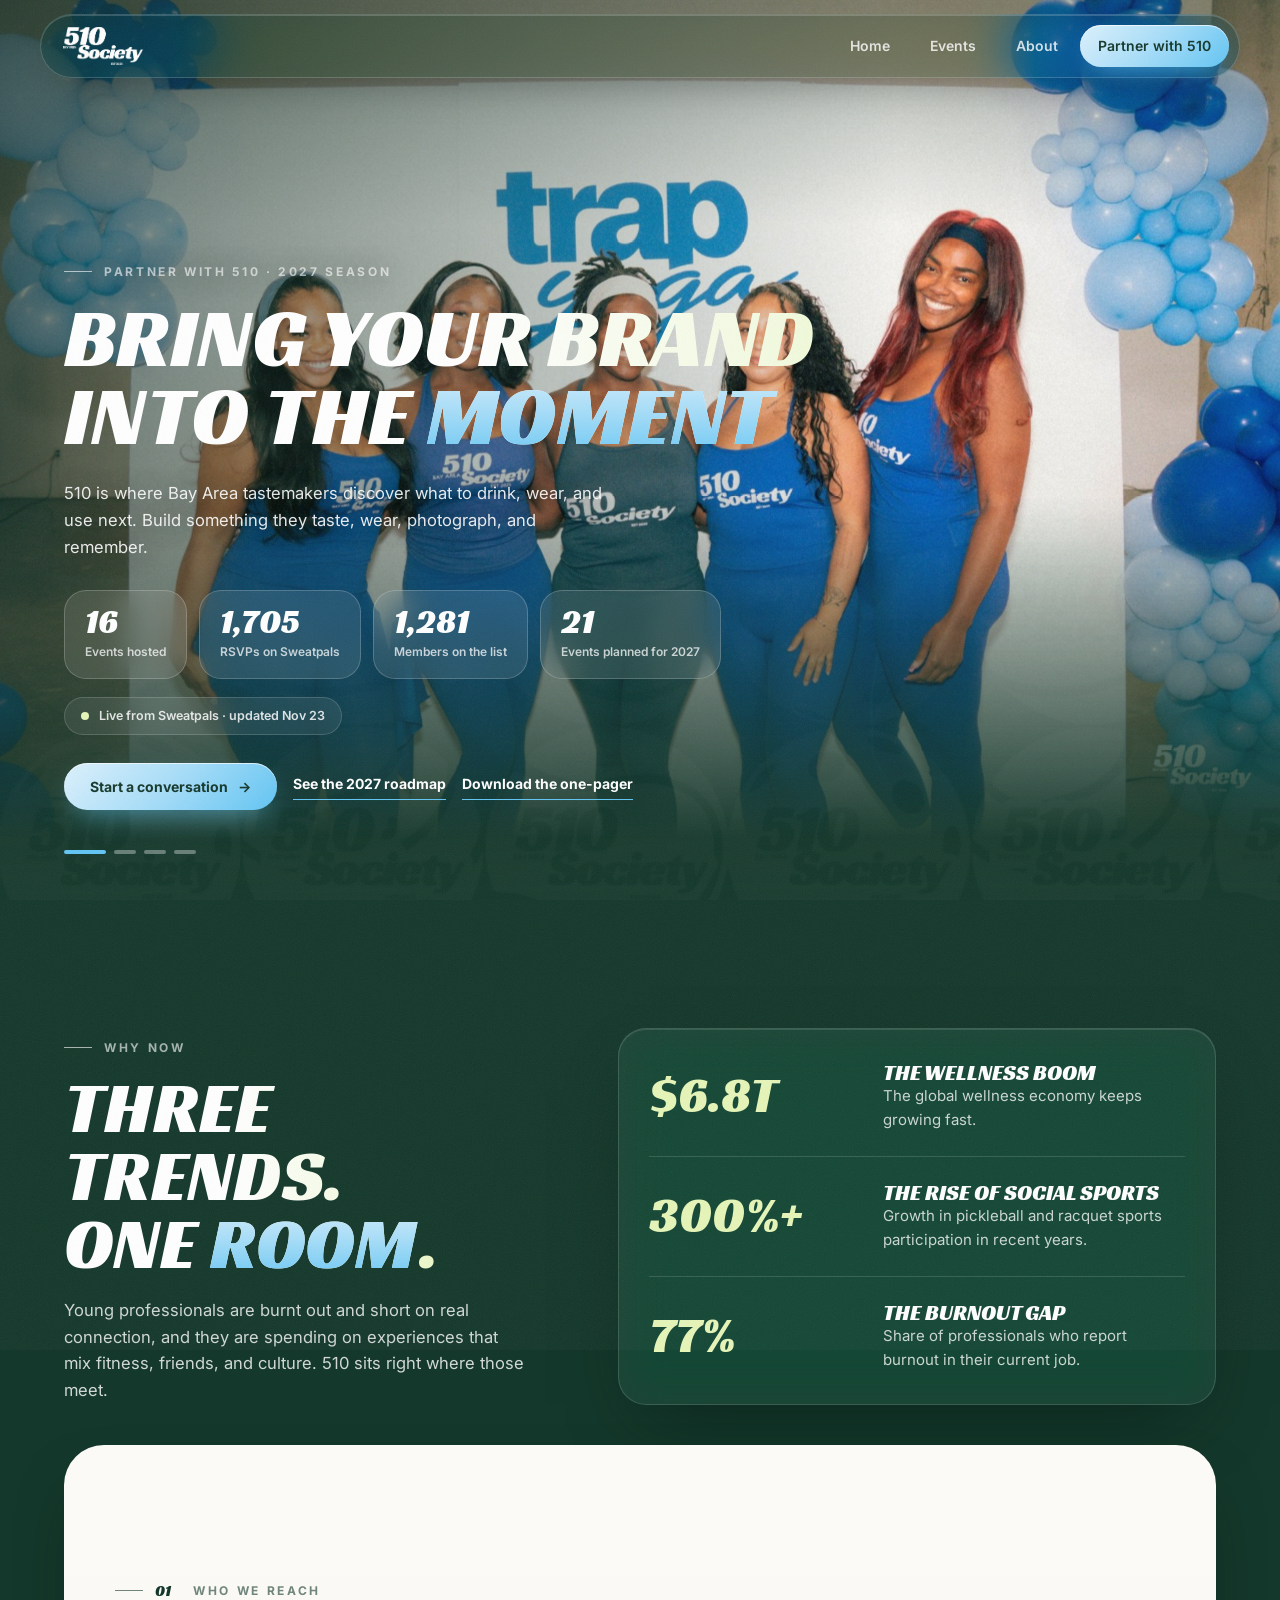
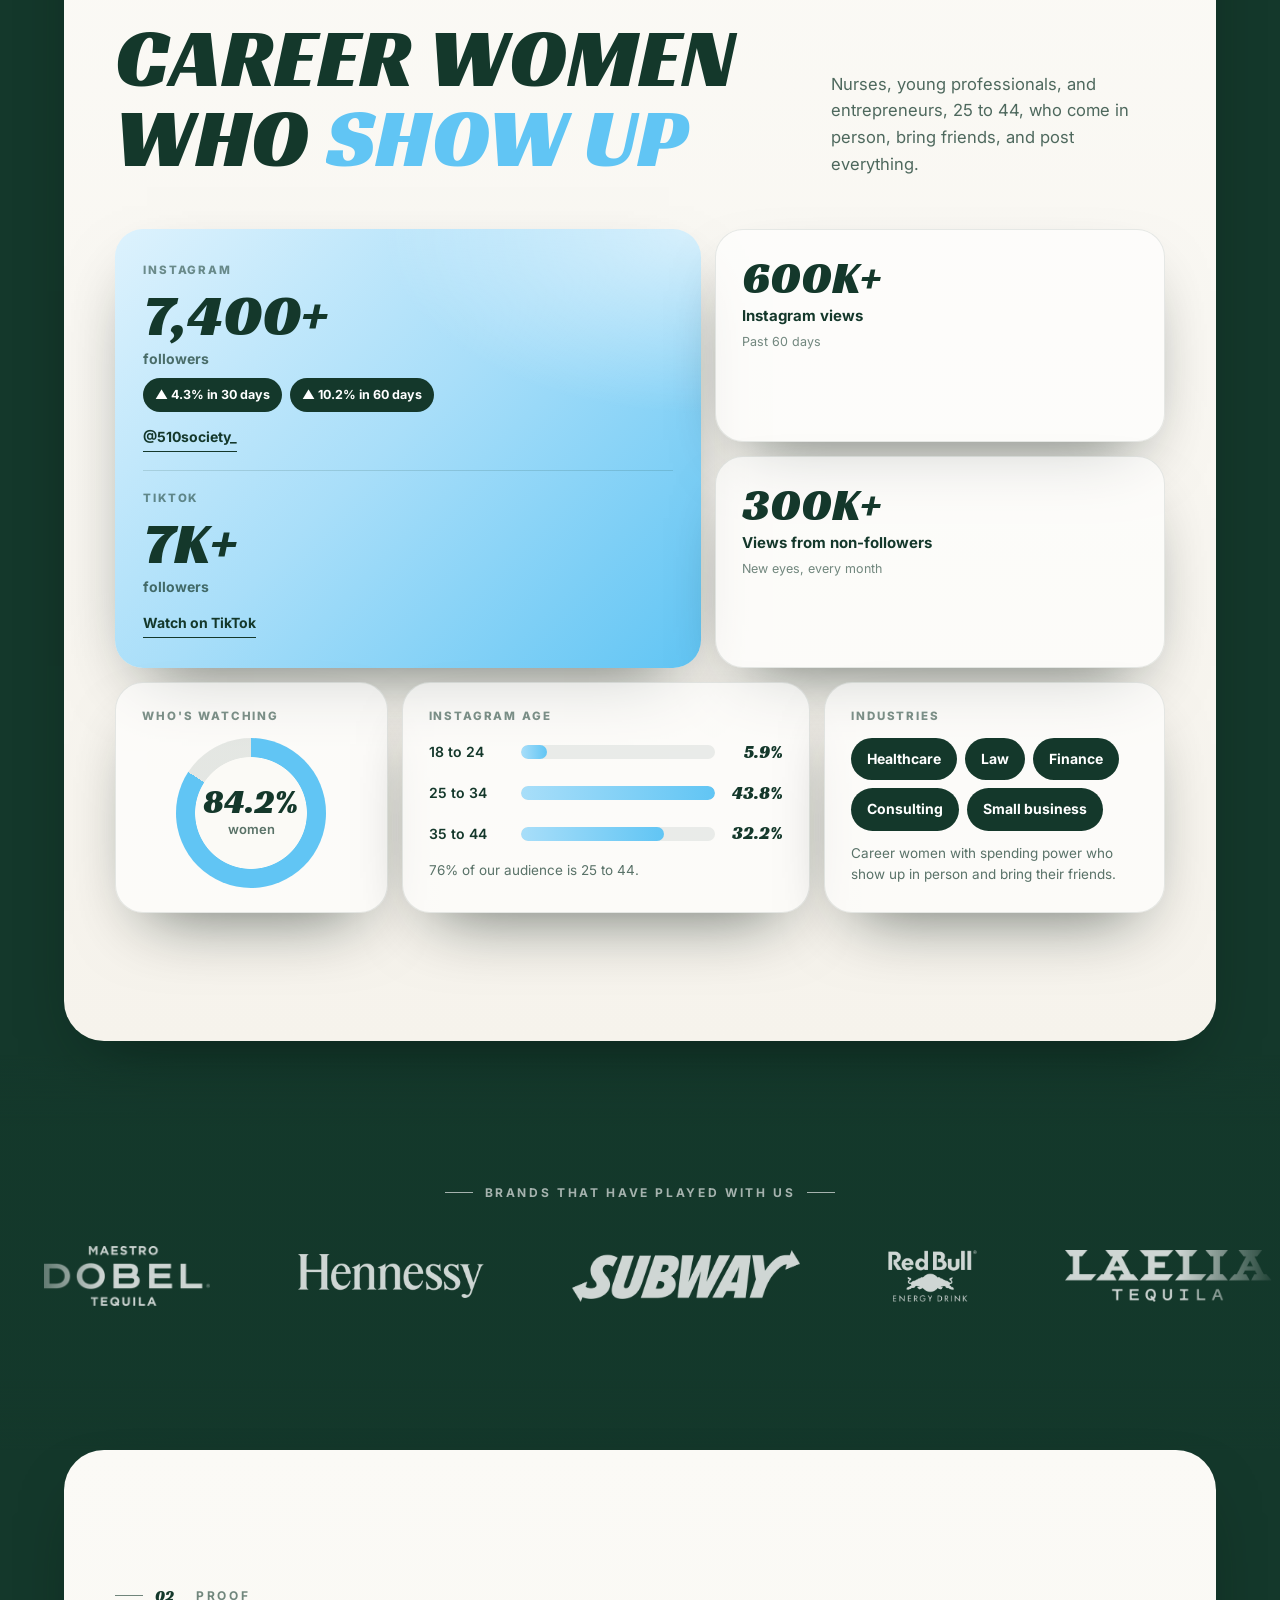
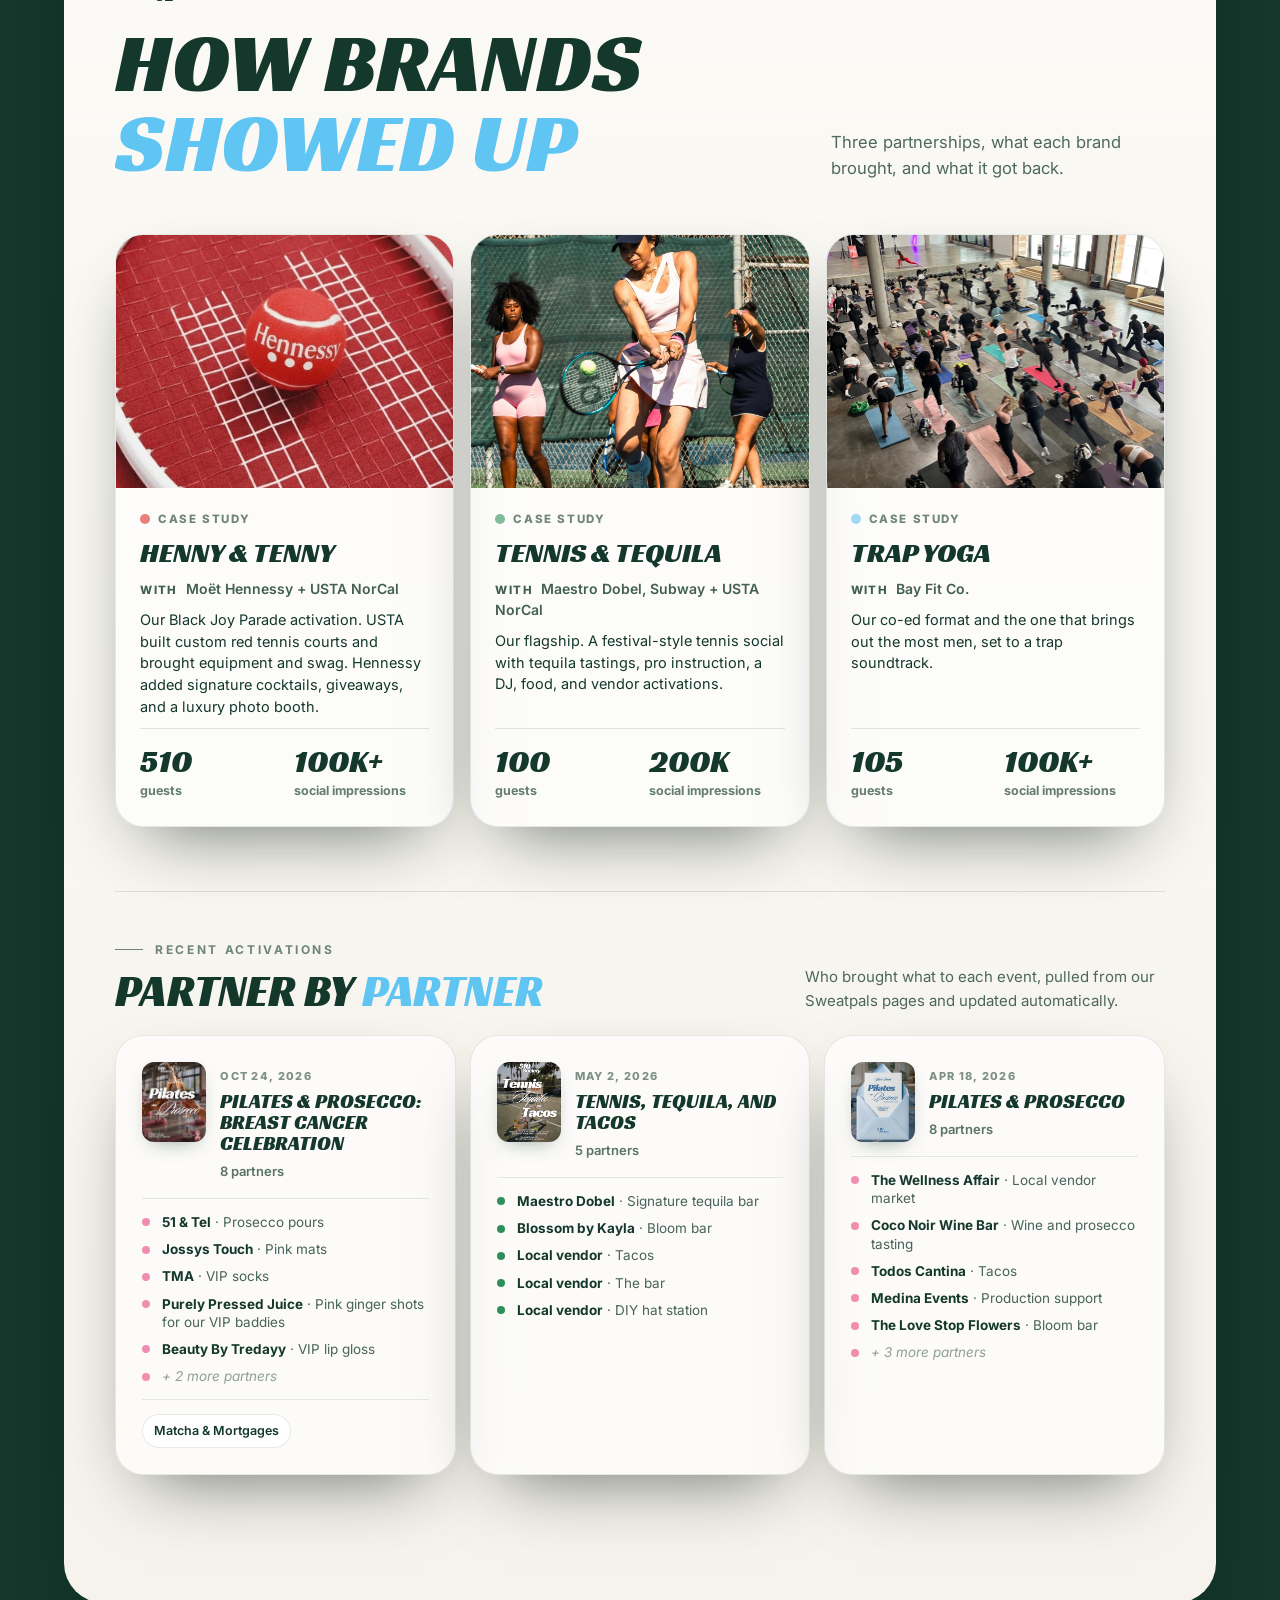
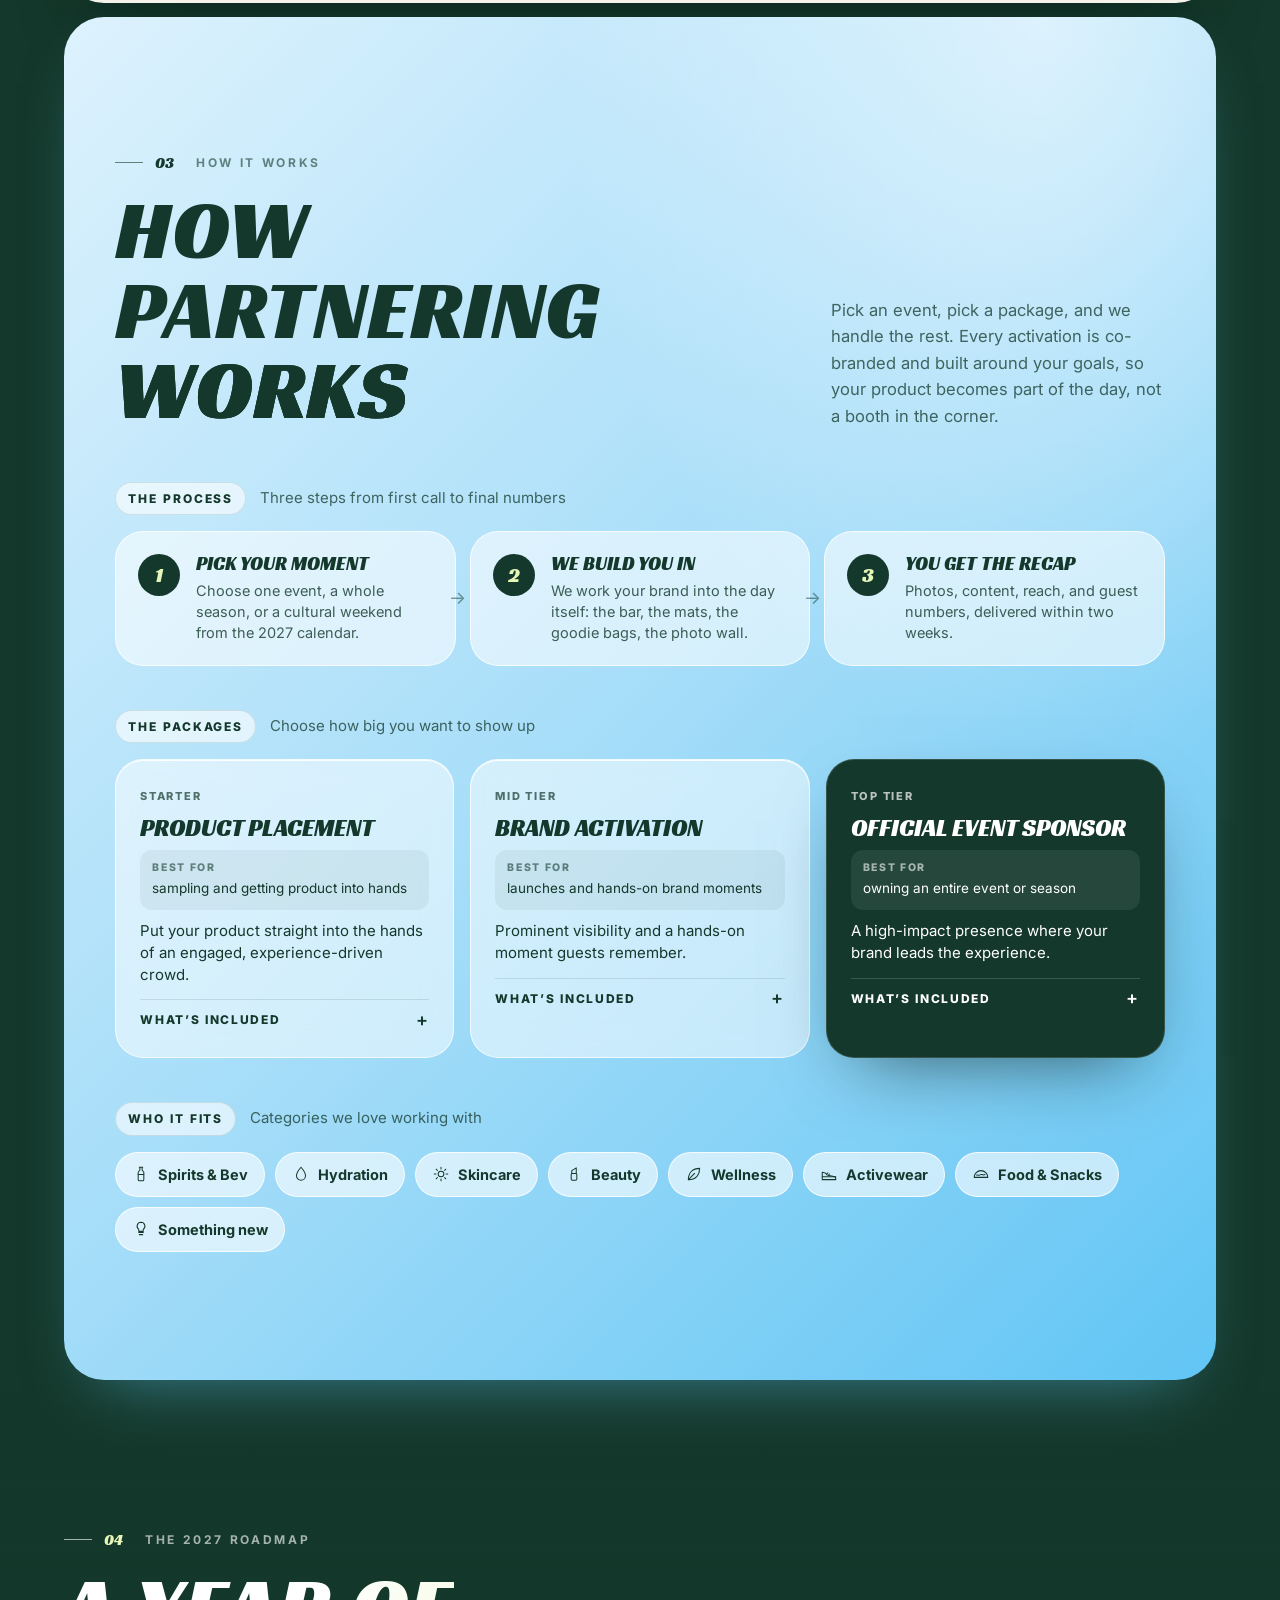
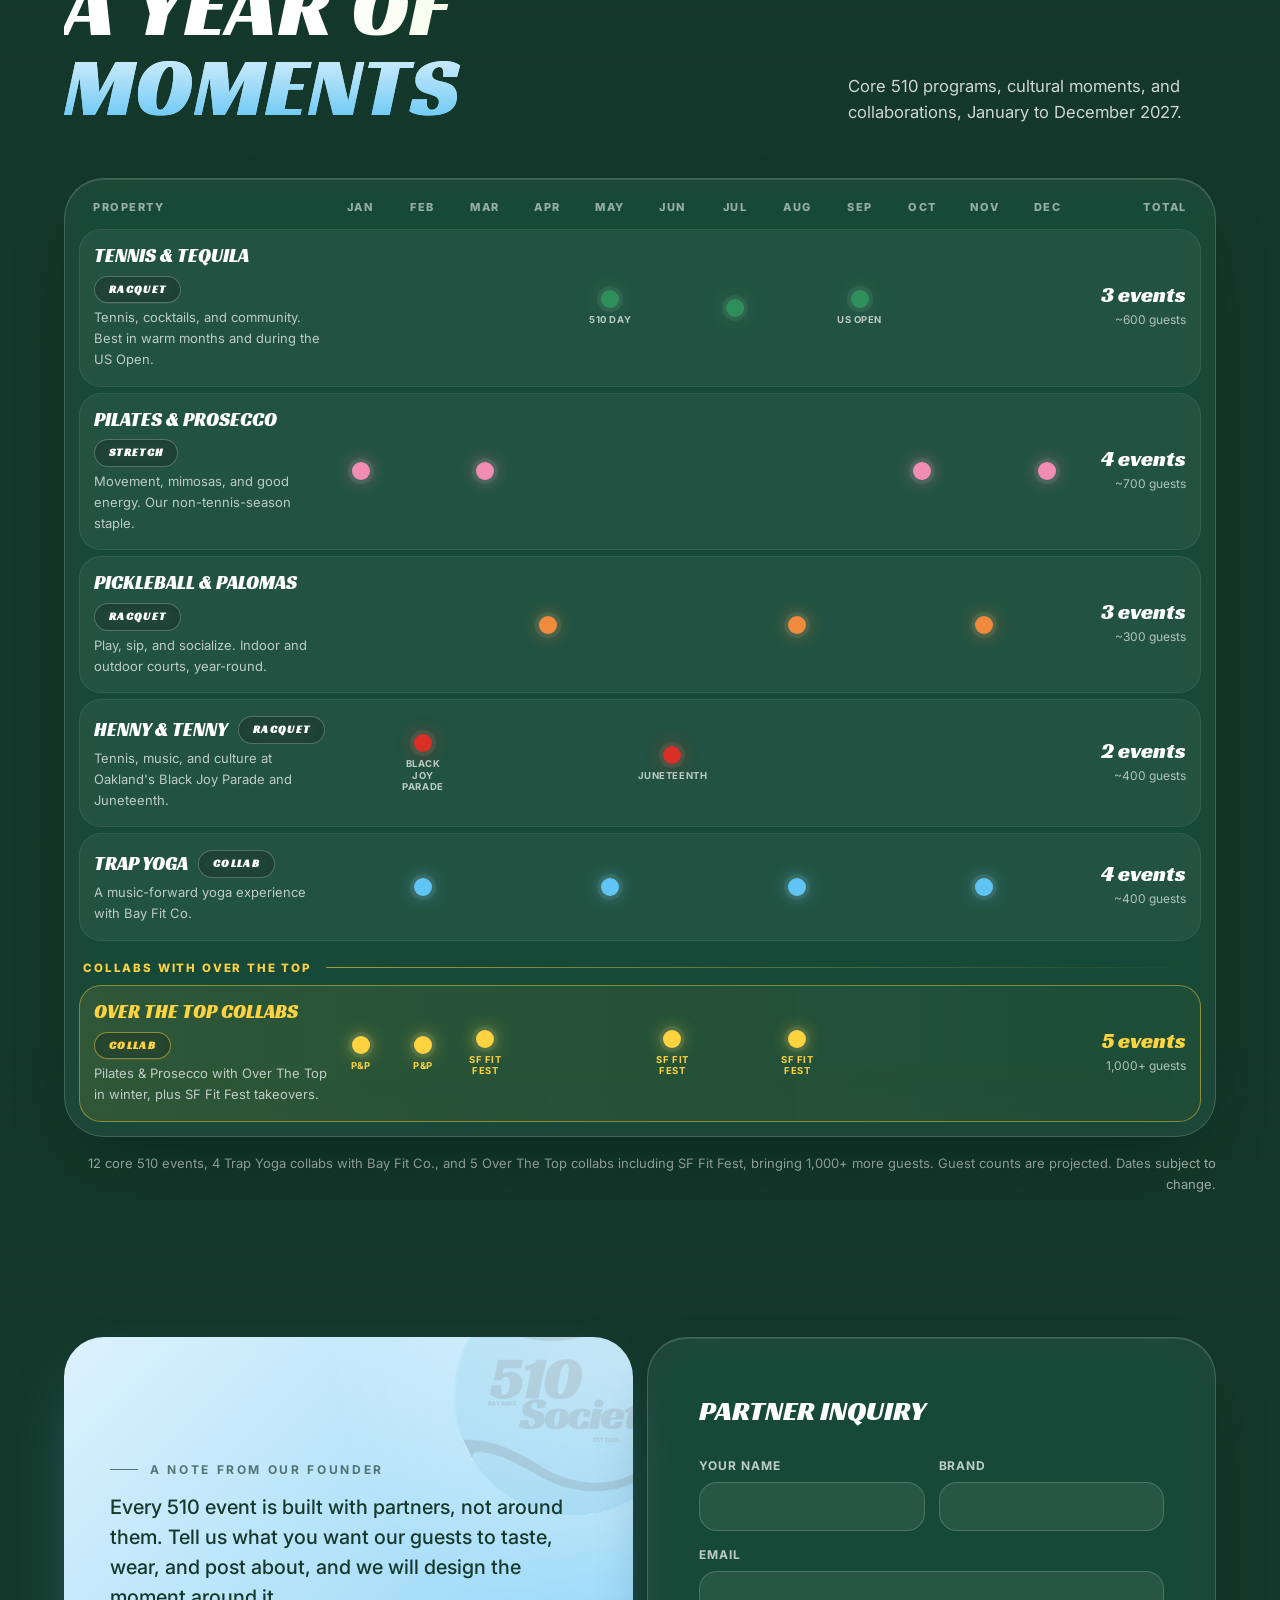
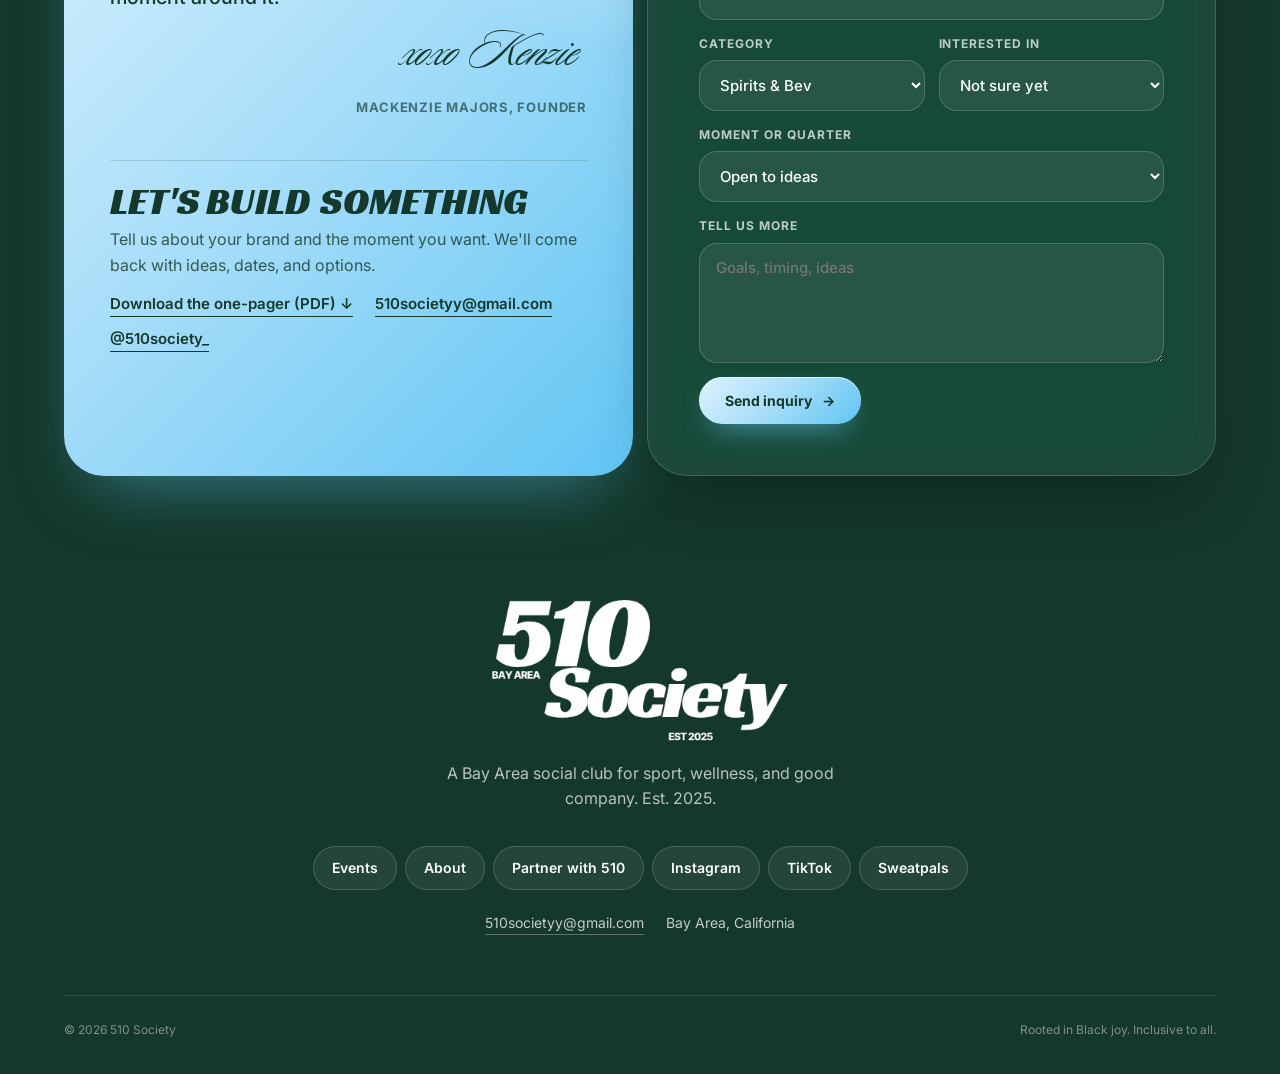
<file: partners.html>
<!DOCTYPE html>
<html lang="en">
<head>
<meta charset="UTF-8">
<meta name="viewport" content="width=device-width, initial-scale=1.0">
<title>Partner with 510 · 510 Society</title>
<meta name="description" content="Partner with 510 Society in 2027: 21 events across the Bay Area and 14K+ followers. See packages, past activations and the 2027 roadmap.">
<meta property="og:title" content="Partner with 510 · 510 Society">
<meta property="og:description" content="Partner with 510 Society in 2027: 21 events across the Bay Area and 14K+ followers. See packages, past activations and the 2027 roadmap.">
<meta property="og:type" content="website">
<meta property="og:site_name" content="510 Society">
<meta property="og:url" content="https://rechellev.github.io/510society/partners.html">
<meta property="og:image" content="https://rechellev.github.io/510society/share.jpg">
<meta property="og:image:width" content="1200"><meta property="og:image:height" content="630">
<meta property="og:image:alt" content="510 Society: where wellness meets libations">
<meta name="twitter:card" content="summary_large_image">
<meta name="twitter:title" content="Partner with 510 · 510 Society">
<meta name="twitter:description" content="Partner with 510 Society in 2027: 21 events across the Bay Area and 14K+ followers. See packages, past activations and the 2027 roadmap.">
<meta name="twitter:image" content="https://rechellev.github.io/510society/share.jpg">
<meta name="theme-color" content="#14382B">
<link rel="canonical" href="https://rechellev.github.io/510society/partners.html">
<link rel="icon" type="image/png" href="favicon.png">
<link rel="preconnect" href="https://fonts.googleapis.com"><link rel="preconnect" href="https://fonts.gstatic.com" crossorigin>
<link href="https://fonts.googleapis.com/css2?family=Inter:wght@400;500;600;700;800&display=swap" rel="stylesheet">
<link rel="stylesheet" href="site.css">
<script data-goatcounter="https://510society.goatcounter.com/count" async src="https://gc.zgo.at/count.js"></script>
</head>
<body>
<nav class="nav">
  <a class="nav-logo" href="index.html" aria-label="510 Society home"><img src="logo-white.png" alt="510 Society"></a>
  <ul class="nav-links"><li><a href="index.html">Home</a></li><li><a href="events.html">Events</a></li><li><a href="about.html">About</a></li><li><a class="nav-cta active" href="partners.html">Partner with 510</a></li></ul>
  <button class="burger" aria-label="Menu">☰</button>
</nav>
<header class="hero page-hero hero-full">
  <div class="hero-bg hero-slides"><div class="slide on" style="background-image:url('h-ty-five.jpg');background-position:center 40%"></div><div class="slide" style="background-image:url('hr-ty-mixed.jpg');background-position:center 40%"></div><div class="slide" style="background-image:url('g-trap-out.jpg');background-position:center 45%"></div><div class="slide" style="background-image:url('hr-ty-baddies.jpg');background-position:center 40%"></div></div>
  <div class="slide-dots" aria-hidden="true"><i class=on></i><i></i><i></i><i></i></div>
  <div class="wrap">
    <span class="eyebrow">Partner with 510 · 2027 season</span>
    <h1 class="display h1 hero-hed hh-long">Bring your brand<br>into the <em class="acc">moment</em></h1>
    <p class="lede">510 is where Bay Area tastemakers discover what to drink, wear, and use next. Build something they taste, wear, photograph, and remember.</p>
    <div class="hero-stats" data-live-stats><div><b data-k="events">16</b><span>Events hosted</span></div><div><b data-k="rsvps">1,705</b><span>RSVPs on Sweatpals</span></div><div><b data-k="members">1,281</b><span>Members on the list</span></div><div><b>21</b><span>Events planned for 2027</span></div></div>
    <a class="live-pill" href="#live" data-live-updated><i></i>Live from Sweatpals</a>
    <div class="hero-btns"><a class="btn btn-blue" href="#connect">Start a conversation <span class="arr">→</span></a><a class="tlink" href="#roadmap">See the 2027 roadmap</a><a class="tlink" href="510-society-partner-one-pager.pdf" download>Download the one-pager</a></div>
  </div>
</header>

<section class="sec why-now">
  <div class="wrap wn-wrap">
    <div class="wn-l">
      <span class="eyebrow">Why now</span>
      <h2 class="display">Three trends.<br>One <em class="acc">room</em>.</h2>
      <p class="lede">Young professionals are burnt out and short on real connection, and they are spending on experiences that mix fitness, friends, and culture. 510 sits right where those meet.</p>
    </div>
    <div class="wn-list glass reveal">
      <div class="wn"><b>$6.8T</b><div><h4>The wellness boom</h4><p>The global wellness economy keeps growing fast.</p></div></div>
      <div class="wn"><b>300%+</b><div><h4>The rise of social sports</h4><p>Growth in pickleball and racquet sports participation in recent years.</p></div></div>
      <div class="wn"><b>77%</b><div><h4>The burnout gap</h4><p>Share of professionals who report burnout in their current job.</p></div></div>
    </div>
  </div>
</section>

<section class="sec light" id="audience">
  <div class="wrap">
    <div class="sec-head"><div><span class="eyebrow"><b class="chap">01</b>Who we reach</span><h2 class="display h2">Career women who <em>show up</em></h2></div><p class="lede">Nurses, young professionals, and entrepreneurs, 25 to 44, who come in person, bring friends, and post everything.</p></div>
    <div class="aud-reach">
      <div class="ar ar-hero ar-social reveal"><div class="soc"><span class="ar-k">Instagram</span><b>7,400+</b><span class="soc-l">followers</span><div class="ar-up"><span>▲ 4.3% in 30 days</span><span>▲ 10.2% in 60 days</span></div><a class="tlink" href="https://instagram.com/510society_" target="_blank" rel="noopener">@510society_</a></div><div class="soc"><span class="ar-k">TikTok</span><b>7K+</b><span class="soc-l">followers</span><a class="tlink" href="https://tiktok.com/@510societyy" target="_blank" rel="noopener">Watch on TikTok</a></div></div>
      <div class="ar reveal d1"><b data-count>600K+</b><span>Instagram views</span><small>Past 60 days</small></div>
      <div class="ar reveal d2"><b data-count>300K+</b><span>Views from non-followers</span><small>New eyes, every month</small></div>

    </div>
    <div class="aud-who">
      <div class="aw reveal"><span class="ar-k">Who's watching</span><div class="aw-ring" style="--p:84.2"><b>84.2%</b><span>women</span></div></div>
      <div class="aw reveal d1"><span class="ar-k">Instagram age</span>
        <div class="age"><span>18 to 24</span><i style="--w:5.9"></i><b>5.9%</b></div>
        <div class="age"><span>25 to 34</span><i style="--w:43.8"></i><b>43.8%</b></div>
        <div class="age"><span>35 to 44</span><i style="--w:32.2"></i><b>32.2%</b></div>
        <p class="aw-note">76% of our audience is 25 to 44.</p></div>
      <div class="aw reveal d2"><span class="ar-k">Industries</span>
        <div class="aw-tags"><span>Healthcare</span><span>Law</span><span>Finance</span><span>Consulting</span><span>Small business</span></div>
        <p class="aw-note">Career women with spending power who show up in person and bring their friends.</p></div>
    </div>
  </div>
</section>

<section class="sec logos-sec">
  <div class="wrap"><p class="eyebrow eb-c" style="display:flex;justify-content:center;margin-bottom:28px">Brands that have played with us</p></div>
  <div class="on-dark"><div class="logo-mq"><div class="logos"><img src="logo-dobel.png" alt="Maestro Dobel Tequila" class="lg-dobel"><img src="logo-hennessy.png" alt="Hennessy" class="lg-hennessy"><img src="logo-subway.png" alt="Subway" class="lg-subway"><img src="logo-redbull.png" alt="Red Bull" class="lg-redbull"><img src="logo-laelia.png" alt="Laelia Tequila" class="lg-laelia"><img src="logo-volcan.png" alt="Volcan De Mi Tierra Tequila" class="lg-volcan"><img src="logo-crosscountry.png" alt="CrossCountry Mortgage" class="lg-crosscountry"><img src="logo-volo.png" alt="Volo Sports" class="lg-volo"><img src="logo-sweatpals.png" alt="Sweatpals" class="lg-sweatpals"><img src="logo-play2win.png" alt="Play2Win" class="lg-play2win"><img src="logo-ott.png" alt="Over The Top" class="lg-ott"><img src="logo-blackjoyparade.png" alt="Black Joy Parade" class="lg-blackjoyparade"><img src="logo-usta.png" alt="USTA Northern California" class="lg-usta"><img src="logo-wellnessaffair.png" alt="The Wellness Affair" class="lg-wellnessaffair"><img src="logo-drinkthicc.png" alt="Drink Thicc" class="lg-drinkthicc"><img src="logo-wcgb.png" alt="West Coast Golf Babes" class="lg-wcgb"><img src="logo-freepeople.png" alt="Free People" class="lg-freepeople"><img src="logo-westcoastmakers.png" alt="West Coast Makers" class="lg-westcoastmakers"><img src="logo-bgcc.png" alt="Black Girl Cancer Club" class="lg-bgcc"><img src="logo-youtube.png" alt="YouTube" class="lg-youtube"><img src="logo-vibestovines.png" alt="Vibes to Vines" class="lg-vibestovines"><img src="logo-bayfit.png" alt="Bay Fit Collective" class="lg-bayfit"><img src="logo-dobel.png" alt="Maestro Dobel Tequila" class="lg-dobel"><img src="logo-hennessy.png" alt="Hennessy" class="lg-hennessy"><img src="logo-subway.png" alt="Subway" class="lg-subway"><img src="logo-redbull.png" alt="Red Bull" class="lg-redbull"><img src="logo-laelia.png" alt="Laelia Tequila" class="lg-laelia"><img src="logo-volcan.png" alt="Volcan De Mi Tierra Tequila" class="lg-volcan"><img src="logo-crosscountry.png" alt="CrossCountry Mortgage" class="lg-crosscountry"><img src="logo-volo.png" alt="Volo Sports" class="lg-volo"><img src="logo-sweatpals.png" alt="Sweatpals" class="lg-sweatpals"><img src="logo-play2win.png" alt="Play2Win" class="lg-play2win"><img src="logo-ott.png" alt="Over The Top" class="lg-ott"><img src="logo-blackjoyparade.png" alt="Black Joy Parade" class="lg-blackjoyparade"><img src="logo-usta.png" alt="USTA Northern California" class="lg-usta"><img src="logo-wellnessaffair.png" alt="The Wellness Affair" class="lg-wellnessaffair"><img src="logo-drinkthicc.png" alt="Drink Thicc" class="lg-drinkthicc"><img src="logo-wcgb.png" alt="West Coast Golf Babes" class="lg-wcgb"><img src="logo-freepeople.png" alt="Free People" class="lg-freepeople"><img src="logo-westcoastmakers.png" alt="West Coast Makers" class="lg-westcoastmakers"><img src="logo-bgcc.png" alt="Black Girl Cancer Club" class="lg-bgcc"><img src="logo-youtube.png" alt="YouTube" class="lg-youtube"><img src="logo-vibestovines.png" alt="Vibes to Vines" class="lg-vibestovines"><img src="logo-bayfit.png" alt="Bay Fit Collective" class="lg-bayfit"></div></div></div>
</section>

<section class="sec light" id="activations">
  <div class="wrap">
    <div class="sec-head"><div><span class="eyebrow"><b class="chap">02</b>Proof</span><h2 class="display h2">How brands <em>showed up</em></h2></div><p class="lede">Three partnerships, what each brand brought, and what it got back.</p></div>
    <div class="cases">
      <article class="cs reveal"><img class="cs-img" src="x-henny-ball.jpg" alt="" style="object-position:center 50%"><div class="cs-b"><span class="case-k" style="--c:#D92F26">Case study</span><h4>Henny &amp; Tenny</h4><p class="cs-p"><b>With</b> Moët Hennessy + USTA NorCal</p><p>Our Black Joy Parade activation. USTA built custom red tennis courts and brought equipment and swag. Hennessy added signature cocktails, giveaways, and a luxury photo booth.</p><div class="cs-n"><div><b>510</b><span>guests</span></div><div><b>100K+</b><span>social impressions</span></div></div></div></article>
      <article class="cs reveal d1"><img class="cs-img" src="g-ttt-court.jpg" alt="" style="object-position:center 40%"><div class="cs-b"><span class="case-k" style="--c:#2F8F5B">Case study</span><h4>Tennis &amp; Tequila</h4><p class="cs-p"><b>With</b> Maestro Dobel, Subway + USTA NorCal</p><p>Our flagship. A festival-style tennis social with tequila tastings, pro instruction, a DJ, food, and vendor activations.</p><div class="cs-n"><div><b>100</b><span>guests</span></div><div><b>200K</b><span>social impressions</span></div></div></div></article>
      <article class="cs reveal d2"><img class="cs-img" src="g-trap-big.jpg" style="object-position:50% 60%" alt="" style="object-position:center 55%"><div class="cs-b"><span class="case-k" style="--c:#61C5F4">Case study</span><h4>Trap Yoga</h4><p class="cs-p"><b>With</b> Bay Fit Co.</p><p>Our co-ed format and the one that brings out the most men, set to a trap soundtrack.</p><div class="cs-n"><div><b>105</b><span>guests</span></div><div><b>100K+</b><span>social impressions</span></div></div></div></article>
    </div>
    <div class="live-head">
      <div><span class="eyebrow">Recent activations</span><h3 class="display">Partner by <em class="acc">partner</em></h3></div>
      <p>Who brought what to each event, pulled from our Sweatpals pages and updated automatically.</p>
    </div>
    <div class="acts-grid" data-live-acts></div>
  </div>
</section>

<section class="sec blue" id="tiers">
  <div class="wrap">
    <div class="sec-head"><div><span class="eyebrow"><b class="chap">03</b>How it works</span><h2 class="display h2">How partnering <em>works</em></h2></div><p class="lede">Pick an event, pick a package, and we handle the rest. Every activation is co-branded and built around your goals, so your product becomes part of the day, not a booth in the corner.</p></div>
    <p class="hw-k"><b>The process</b>Three steps from first call to final numbers</p>
    <div class="flow">
      <div class="fl"><b>1</b><div><h4>Pick your moment</h4><p>Choose one event, a whole season, or a cultural weekend from the 2027 calendar.</p></div></div>
      <div class="fl"><b>2</b><div><h4>We build you in</h4><p>We work your brand into the day itself: the bar, the mats, the goodie bags, the photo wall.</p></div></div>
      <div class="fl"><b>3</b><div><h4>You get the recap</h4><p>Photos, content, reach, and guest numbers, delivered within two weeks.</p></div></div>
    </div>
    <p class="hw-k"><b>The packages</b>Choose how big you want to show up</p>
    <div class="tiers tiers3">
      <div class="tier reveal"><span class="num">Starter</span><h4>Product Placement</h4><p class="best"><b>Best for</b> sampling and getting product into hands</p><p class="t-d">Put your product straight into the hands of an engaged, experience-driven crowd.</p><details class="t-more"><summary>What’s included</summary><span class="inc">What you provide</span><ul><li>Gift bag product samples</li><li>Wellness or lifestyle products</li><li>Optional branded merch</li></ul><span class="inc">What you get</span><ul><li>Product in attendee hands</li><li>Organic brand discovery</li><li>Social media visibility</li></ul></details></div>
      <div class="tier reveal d1"><span class="num">Mid tier</span><h4>Brand Activation</h4><p class="best"><b>Best for</b> launches and hands-on brand moments</p><p class="t-d">Prominent visibility and a hands-on moment guests remember.</p><details class="t-more"><summary>What’s included</summary><span class="inc">What you provide</span><ul><li>Product integration</li><li>A bar or tasting experience</li><li>Branded activation setup</li></ul><span class="inc">What you get</span><ul><li>Interactive guest engagement</li><li>Experiential product trial</li><li>Memorable brand moments</li></ul></details></div>
      <div class="tier top reveal d2"><span class="num">Top tier</span><h4>Official Event Sponsor</h4><p class="best"><b>Best for</b> owning an entire event or season</p><p class="t-d">A high-impact presence where your brand leads the experience.</p><details class="t-more"><summary>What’s included</summary><span class="inc">What you provide</span><ul><li>Branded activation space</li><li>Signage and product displays</li><li>Guest demos or sampling</li></ul><span class="inc">What you get</span><ul><li>Premier event branding</li><li>Direct audience connection</li><li>Featured content and promotion</li></ul></details></div>
    </div>
    <p class="hw-k"><b>Who it fits</b>Categories we love working with</p>
    <div class="cat-chips"><span><svg viewBox="0 0 32 32" fill="none" stroke="currentColor" stroke-width="1.8" stroke-linecap="round" stroke-linejoin="round" aria-hidden="true"><path d="M13 4h6M14 4v5l-3 4v13a2 2 0 002 2h6a2 2 0 002-2V13l-3-4V4"/><path d="M11 17h10"/></svg>Spirits &amp; Bev</span><span><svg viewBox="0 0 32 32" fill="none" stroke="currentColor" stroke-width="1.8" stroke-linecap="round" stroke-linejoin="round" aria-hidden="true"><path d="M16 4s8 9 8 15a8 8 0 01-16 0c0-6 8-15 8-15z"/></svg>Hydration</span><span><svg viewBox="0 0 32 32" fill="none" stroke="currentColor" stroke-width="1.8" stroke-linecap="round" stroke-linejoin="round" aria-hidden="true"><circle cx="16" cy="16" r="5"/><path d="M16 4v3M16 25v3M4 16h3M25 16h3M7.5 7.5l2 2M22.5 22.5l2 2M7.5 24.5l2-2M22.5 9.5l2-2"/></svg>Skincare</span><span><svg viewBox="0 0 32 32" fill="none" stroke="currentColor" stroke-width="1.8" stroke-linecap="round" stroke-linejoin="round" aria-hidden="true"><rect x="11" y="15" width="10" height="12" rx="2"/><path d="M12 15v-5l8-5v10"/></svg>Beauty</span><span><svg viewBox="0 0 32 32" fill="none" stroke="currentColor" stroke-width="1.8" stroke-linecap="round" stroke-linejoin="round" aria-hidden="true"><path d="M6 26C6 13 14 6 26 6c0 12-7 20-20 20z"/><path d="M6 26l11-11"/></svg>Wellness</span><span><svg viewBox="0 0 32 32" fill="none" stroke="currentColor" stroke-width="1.8" stroke-linecap="round" stroke-linejoin="round" aria-hidden="true"><path d="M4 21v-8l5 1 4 4 10 2a5 5 0 015 5v1H4z"/><path d="M4 21h24M12 16l2-2M15 18l2-2"/></svg>Activewear</span><span><svg viewBox="0 0 32 32" fill="none" stroke="currentColor" stroke-width="1.8" stroke-linecap="round" stroke-linejoin="round" aria-hidden="true"><path d="M4 22a12 12 0 0124 0z"/><path d="M8 18c2-1 3 1 5 0s3-2 5-1 3 1 5 0"/></svg>Food &amp; Snacks</span><span><svg viewBox="0 0 32 32" fill="none" stroke="currentColor" stroke-width="1.8" stroke-linecap="round" stroke-linejoin="round" aria-hidden="true"><path d="M12 22h8M13 26h6M16 4a7 7 0 00-4 12.7V20h8v-3.3A7 7 0 0016 4z"/></svg>Something new</span></div>
  </div>
</section>

<section class="sec" id="roadmap">
  <div class="wrap">
    <div class="sec-head"><div><span class="eyebrow"><b class="chap">04</b>The 2027 roadmap</span><h2 class="display h2">A year of <em>moments</em></h2></div><p class="lede">Core 510 programs, cultural moments, and collaborations, January to December 2027.</p></div>
    <div class="rm glass"><div class="rm-row hd"><span>Property</span><span>Jan</span><span>Feb</span><span>Mar</span><span>Apr</span><span>May</span><span>Jun</span><span>Jul</span><span>Aug</span><span>Sep</span><span>Oct</span><span>Nov</span><span>Dec</span><span style="text-align:right">Total</span></div><div class="rm-row body reveal"><div class="rm-prop"><h4>Tennis &amp; Tequila<span class="tag">Racquet</span></h4><p>Tennis, cocktails, and community. Best in warm months and during the US Open.</p></div><div class="rm-cell"></div><div class="rm-cell"></div><div class="rm-cell"></div><div class="rm-cell"></div><div class="rm-cell"><span class="dot" style="--c:#2F8F5B"></span><small>510 Day</small></div><div class="rm-cell"></div><div class="rm-cell"><span class="dot" style="--c:#2F8F5B"></span></div><div class="rm-cell"></div><div class="rm-cell"><span class="dot" style="--c:#2F8F5B"></span><small>US Open</small></div><div class="rm-cell"></div><div class="rm-cell"></div><div class="rm-cell"></div><div class="rm-total"><b>3 events</b><span>~600 guests</span></div></div><div class="rm-row body reveal"><div class="rm-prop"><h4>Pilates &amp; Prosecco<span class="tag">Stretch</span></h4><p>Movement, mimosas, and good energy. Our non-tennis-season staple.</p></div><div class="rm-cell"><span class="dot" style="--c:#F28DB2"></span></div><div class="rm-cell"></div><div class="rm-cell"><span class="dot" style="--c:#F28DB2"></span></div><div class="rm-cell"></div><div class="rm-cell"></div><div class="rm-cell"></div><div class="rm-cell"></div><div class="rm-cell"></div><div class="rm-cell"></div><div class="rm-cell"><span class="dot" style="--c:#F28DB2"></span></div><div class="rm-cell"></div><div class="rm-cell"><span class="dot" style="--c:#F28DB2"></span></div><div class="rm-total"><b>4 events</b><span>~700 guests</span></div></div><div class="rm-row body reveal"><div class="rm-prop"><h4>Pickleball &amp; Palomas<span class="tag">Racquet</span></h4><p>Play, sip, and socialize. Indoor and outdoor courts, year-round.</p></div><div class="rm-cell"></div><div class="rm-cell"></div><div class="rm-cell"></div><div class="rm-cell"><span class="dot" style="--c:#F08A3C"></span></div><div class="rm-cell"></div><div class="rm-cell"></div><div class="rm-cell"></div><div class="rm-cell"><span class="dot" style="--c:#F08A3C"></span></div><div class="rm-cell"></div><div class="rm-cell"></div><div class="rm-cell"><span class="dot" style="--c:#F08A3C"></span></div><div class="rm-cell"></div><div class="rm-total"><b>3 events</b><span>~300 guests</span></div></div><div class="rm-row body reveal"><div class="rm-prop"><h4>Henny &amp; Tenny<span class="tag">Racquet</span></h4><p>Tennis, music, and culture at Oakland's Black Joy Parade and Juneteenth.</p></div><div class="rm-cell"></div><div class="rm-cell"><span class="dot" style="--c:#D92F26"></span><small>Black Joy Parade</small></div><div class="rm-cell"></div><div class="rm-cell"></div><div class="rm-cell"></div><div class="rm-cell"><span class="dot" style="--c:#D92F26"></span><small>Juneteenth</small></div><div class="rm-cell"></div><div class="rm-cell"></div><div class="rm-cell"></div><div class="rm-cell"></div><div class="rm-cell"></div><div class="rm-cell"></div><div class="rm-total"><b>2 events</b><span>~400 guests</span></div></div><div class="rm-row body reveal"><div class="rm-prop"><h4>Trap Yoga<span class="tag">Collab</span></h4><p>A music-forward yoga experience with Bay Fit Co.</p></div><div class="rm-cell"></div><div class="rm-cell"><span class="dot" style="--c:#61C5F4"></span></div><div class="rm-cell"></div><div class="rm-cell"></div><div class="rm-cell"><span class="dot" style="--c:#61C5F4"></span></div><div class="rm-cell"></div><div class="rm-cell"></div><div class="rm-cell"><span class="dot" style="--c:#61C5F4"></span></div><div class="rm-cell"></div><div class="rm-cell"></div><div class="rm-cell"><span class="dot" style="--c:#61C5F4"></span></div><div class="rm-cell"></div><div class="rm-total"><b>4 events</b><span>~400 guests</span></div></div><div class="rm-split"><span>Collabs with Over The Top</span></div><div class="rm-row body reveal rm-ott"><div class="rm-prop"><h4>Over The Top collabs<span class="tag">Collab</span></h4><p>Pilates &amp; Prosecco with Over The Top in winter, plus SF Fit Fest takeovers.</p></div><div class="rm-cell"><span class="dot" style="--c:#FFD23F"></span><small>P&amp;P</small></div><div class="rm-cell"><span class="dot" style="--c:#FFD23F"></span><small>P&amp;P</small></div><div class="rm-cell"><span class="dot" style="--c:#FFD23F"></span><small>SF Fit Fest</small></div><div class="rm-cell"></div><div class="rm-cell"></div><div class="rm-cell"><span class="dot" style="--c:#FFD23F"></span><small>SF Fit Fest</small></div><div class="rm-cell"></div><div class="rm-cell"><span class="dot" style="--c:#FFD23F"></span><small>SF Fit Fest</small></div><div class="rm-cell"></div><div class="rm-cell"></div><div class="rm-cell"></div><div class="rm-cell"></div><div class="rm-total"><b>5 events</b><span>1,000+ guests</span></div></div></div>
    <p class="rm-note rm-only">12 core 510 events, 4 Trap Yoga collabs with Bay Fit Co., and 5 Over The Top collabs including SF Fit Fest, bringing 1,000+ more guests. Guest counts are projected. Dates subject to change.</p>
  </div>
</section>

<section class="sec blue quarters-sec">
  <div class="wrap">
    <div class="sec-head"><div><span class="eyebrow"><b class="chap">05</b>Sponsorship windows</span><h2 class="display h2">Pick your <em>quarter</em></h2></div><p class="lede">Anchor one event, own a season, or ride a cultural moment.</p></div>
    <div class="quarters q-light"><div class="q glass reveal d0"><h4>Q1<span>Jan to Mar</span></h4><ul><li><span class="dot" style="--c:#FFD23F"></span><div><em>Jan · with OTT</em><b>Pilates &amp; Prosecco</b></div><span></span></li><li><span class="dot" style="--c:#FFD23F"></span><div><em>Feb · with OTT</em><b>Pilates &amp; Prosecco</b></div><span></span></li><li><span class="dot" style="--c:#FFD23F"></span><div><em>Mar · with OTT</em><b>SF Fit Fest</b></div><span></span></li><li><span class="dot" style="--c:#F28DB2"></span><div><em>Jan</em><b>Pilates &amp; Prosecco</b></div><span>~175</span></li><li><span class="dot" style="--c:#D92F26"></span><div><em>Feb · Black Joy Parade</em><b>Henny &amp; Tenny</b></div><span>~200</span></li><li><span class="dot" style="--c:#61C5F4"></span><div><em>Feb</em><b>Trap Yoga</b></div><span>~150</span></li><li><span class="dot" style="--c:#F28DB2"></span><div><em>Mar</em><b>Pilates &amp; Prosecco</b></div><span>~175</span></li></ul></div><div class="q glass reveal d1"><h4>Q2<span>Apr to Jun</span></h4><ul><li><span class="dot" style="--c:#FFD23F"></span><div><em>Jun · with OTT</em><b>SF Fit Fest</b></div><span></span></li><li><span class="dot" style="--c:#F08A3C"></span><div><em>Apr</em><b>Pickleball &amp; Palomas</b></div><span>~100</span></li><li><span class="dot" style="--c:#2F8F5B"></span><div><em>May · 510 Day</em><b>Tennis &amp; Tequila</b></div><span>~200</span></li><li><span class="dot" style="--c:#61C5F4"></span><div><em>May</em><b>Trap Yoga</b></div><span>~150</span></li><li><span class="dot" style="--c:#D92F26"></span><div><em>Jun · Juneteenth</em><b>Henny &amp; Tenny</b></div><span>~200</span></li></ul></div><div class="q glass reveal d2"><h4>Q3<span>Jul to Sep</span></h4><ul><li><span class="dot" style="--c:#FFD23F"></span><div><em>Aug · with OTT</em><b>SF Fit Fest</b></div><span></span></li><li><span class="dot" style="--c:#2F8F5B"></span><div><em>Jul</em><b>Tennis &amp; Tequila</b></div><span>~200</span></li><li><span class="dot" style="--c:#F08A3C"></span><div><em>Aug</em><b>Pickleball &amp; Palomas</b></div><span>~100</span></li><li><span class="dot" style="--c:#61C5F4"></span><div><em>Aug</em><b>Trap Yoga</b></div><span>~150</span></li><li><span class="dot" style="--c:#2F8F5B"></span><div><em>Sep · US Open</em><b>Tennis &amp; Tequila</b></div><span>~200</span></li></ul></div><div class="q glass reveal d3"><h4>Q4<span>Oct to Dec</span></h4><ul><li><span class="dot" style="--c:#F28DB2"></span><div><em>Oct</em><b>Pilates &amp; Prosecco</b></div><span>~175</span></li><li><span class="dot" style="--c:#F08A3C"></span><div><em>Nov</em><b>Pickleball &amp; Palomas</b></div><span>~100</span></li><li><span class="dot" style="--c:#61C5F4"></span><div><em>Nov</em><b>Trap Yoga</b></div><span>~150</span></li><li><span class="dot" style="--c:#F28DB2"></span><div><em>Dec</em><b>Pilates &amp; Prosecco</b></div><span>~175</span></li></ul></div></div>
  </div>
</section>

<section class="connect" id="connect">
  <div class="connect-letter reveal">
    <span class="eyebrow">A note from our founder</span>
    <p class="cl-quote">Every 510 event is built with partners, not around them. Tell us what you want our guests to taste, wear, and post about, and we will design the moment around it.</p>
    <span class="cl-sign script">xoxo Kenzie</span>
    <span class="cl-who">Mackenzie Majors, Founder</span>
    <div class="cl-cta">
      <h2 class="display">Let's build <em class="acc hl">something</em></h2>
      <p>Tell us about your brand and the moment you want. We'll come back with ideas, dates, and options.</p>
      <div class="connect-meta"><a class="op-dl" href="510-society-partner-one-pager.pdf" download>Download the one-pager (PDF) ↓</a><a href="mailto:510societyy@gmail.com">510societyy@gmail.com</a><a href="https://instagram.com/510society_" target="_blank" rel="noopener">@510society_</a></div>
    </div>
  </div>
  <div class="connect-form glass">
    <form data-partner-form data-to="510societyy@gmail.com" action="https://formsubmit.co/510societyy@gmail.com" method="POST" style="width:100%">
      <input type="text" name="_honey" tabindex="-1" autocomplete="off" class="hp" aria-hidden="true">
      <h3>Partner inquiry</h3>
      <div class="form">
        <label>Your name<input name="name" required autocomplete="name"></label>
        <label>Brand<input name="brand" required autocomplete="organization"></label>
        <label class="full">Email<input type="email" name="email" required autocomplete="email"></label>
        <label>Category<select name="category"><option>Spirits &amp; Bev</option><option>Hydration</option><option>Skincare</option><option>Beauty</option><option>Wellness</option><option>Activewear</option><option>Food &amp; Snacks</option><option>Other</option></select></label>
        <label>Interested in<select name="tier"><option>Not sure yet</option><option>Product Placement</option><option>Brand Activation</option><option>Official Event Sponsor</option></select></label>
        <label class="full">Moment or quarter<select name="window"><option>Open to ideas</option><option>Q1 · Pilates, Henny &amp; Tenny (Black Joy Parade)</option><option>Q2 · 510 Day, Juneteenth</option><option>Q3 · Tennis &amp; Tequila, US Open</option><option>Q4 · Pilates, Pickleball</option></select></label>
        <label class="full">Tell us more<textarea name="message" placeholder="Goals, timing, ideas"></textarea></label>
        <div class="full form-end"><button class="btn btn-blue" type="submit">Send inquiry <span class="arr">→</span></button><p class="form-msg" role="status" aria-live="polite"></p></div>
      </div>
    </form>
  </div>
</section>

<footer class="foot">
  <div class="wrap">
    <img class="foot-logo" src="logo-white.png" alt="510 Society">
    <p class="foot-tag">A Bay Area social club for sport, wellness, and good company. Est. 2025.</p>
    <nav class="foot-links"><a href="events.html">Events</a><a href="about.html">About</a><a href="partners.html">Partner with 510</a><a href="https://instagram.com/510society_" target="_blank" rel="noopener">Instagram</a><a href="https://tiktok.com/@510societyy" target="_blank" rel="noopener">TikTok</a><a href="https://sweatpals.com/host/510society_" target="_blank" rel="noopener">Sweatpals</a></nav>
    <div class="foot-contact"><a href="mailto:510societyy@gmail.com">510societyy@gmail.com</a><span>Bay Area, California</span></div>
    <div class="foot-bot"><span>© <span data-year>2026</span> 510 Society</span><span>Rooted in Black joy. Inclusive to all.</span></div>
  </div>
</footer>
<a class="sticky-cta btn btn-blue" href="#connect">Partner with 510 <span class="arr">→</span></a>
<script src="site.js"></script>
</body>
</html>
</file>
<file: site.css>
/* =====================================================================
   510 SOCIETY · design system
   One deep country-club green · ivory · #61C5F4 blue (lighter tints only)
   Brand fonts: Racing Sans (display) + Sloop Script · Inter for text
   Glassy, rounded surfaces everywhere
   ===================================================================== */
@font-face{font-family:'RacingSans';src:url('RacingSansOne.ttf') format('truetype');font-display:swap}
@font-face{font-family:'SloopScript';src:url('SloopScript.ttf') format('truetype');font-display:swap}

:root{
  --green:#14382B; --green-up:#1C4A39; --green-dn:#0F2C22;
  --ivory:#F6F3EC; --ink:#14382B;
  --blue:#61C5F4; --blue-l:#A8DEF9; --blue-xl:#DDF2FD;
  --blue-grad:linear-gradient(135deg,#DDF2FD 0%,#A8DEF9 48%,#61C5F4 100%);
  --amber:#E2B26E; --peach:#F4BE93; --lav:#C8BDF0;
  --glass:rgba(255,255,255,.07); --glass-2:rgba(255,255,255,.11); --glass-line:rgba(255,255,255,.16);
  --glass-light:rgba(255,255,255,.62); --glass-light-line:rgba(20,56,43,.10);
  --display:'RacingSans',Impact,sans-serif; --script:'SloopScript',cursive; --body:'Inter',system-ui,-apple-system,sans-serif;
  --r:28px; --r-lg:40px; --pill:999px;
  --ease:cubic-bezier(.22,1,.36,1);
  --shadow:0 30px 70px -32px rgba(5,20,14,.65);
}
*{box-sizing:border-box;margin:0;padding:0;min-width:0}
html{scroll-behavior:smooth;overflow-x:hidden}
body{font-family:var(--body);color:#fff;line-height:1.6;-webkit-font-smoothing:antialiased;overflow-x:clip;
  background:var(--green);
  background-image:
    radial-gradient(60% 50% at 85% 0%,rgba(97,197,244,.10),transparent 70%),
    radial-gradient(55% 45% at 0% 40%,rgba(44,104,80,.55),transparent 70%),
    radial-gradient(60% 50% at 100% 85%,rgba(44,104,80,.45),transparent 70%);
  background-attachment:fixed}
body::after{content:"";position:fixed;inset:0;pointer-events:none;z-index:999;opacity:.05;
  background-image:url("data:image/svg+xml,%3Csvg xmlns='http://www.w3.org/2000/svg' width='160' height='160'%3E%3Cfilter id='n'%3E%3CfeTurbulence type='fractalNoise' baseFrequency='.9' numOctaves='3' stitchTiles='stitch'/%3E%3C/filter%3E%3Crect width='100%25' height='100%25' filter='url(%23n)'/%3E%3C/svg%3E")}
img{max-width:100%;display:block}
a{color:inherit;text-decoration:none}
::selection{background:var(--blue);color:var(--green)}
.wrap{width:min(1200px,90vw);margin:0 auto}

/* ---------- type ---------- */
.display{font-family:var(--display);text-transform:uppercase;font-weight:400;line-height:.98;letter-spacing:.005em}
.h1{font-size:clamp(50px,8.6vw,128px)}
.h2{font-size:clamp(38px,5.4vw,76px)}
.script{font-family:var(--script);text-transform:none;letter-spacing:0;font-size:1.9em;line-height:.6;display:inline-block;transform:rotate(-4deg) translateY(.08em);padding:0 .05em}
.display em{font-style:normal;color:var(--blue)}
.lede{font-size:clamp(16px,1.3vw,18.5px);color:rgba(255,255,255,.8);max-width:560px}
.eyebrow{display:inline-flex;align-items:center;gap:12px;font-size:12px;font-weight:700;letter-spacing:.22em;text-transform:uppercase;color:rgba(255,255,255,.62)}
.eyebrow::before{content:"";width:28px;height:1px;background:currentColor}
.tlink{font-weight:700;font-size:14px;color:#fff;border-bottom:1.5px solid var(--blue);padding-bottom:3px;transition:color .2s}
.tlink:hover{color:var(--blue-l)}

/* ---------- glass + buttons + tags ---------- */
.glass{background:var(--glass);border:1px solid var(--glass-line);backdrop-filter:blur(22px) saturate(150%);-webkit-backdrop-filter:blur(22px) saturate(150%);border-radius:var(--r);box-shadow:inset 0 1px 0 rgba(255,255,255,.12),var(--shadow)}
.btn{display:inline-flex;align-items:center;gap:10px;font:700 14px var(--body);padding:15px 26px;border-radius:var(--pill);border:0;cursor:pointer;transition:transform .3s var(--ease),box-shadow .3s,background .3s}
.btn .arr{transition:transform .3s var(--ease)}
.btn:hover .arr{transform:translateX(4px)}
.btn-blue{background:var(--blue-grad);color:var(--green);box-shadow:0 12px 30px -12px rgba(97,197,244,.8),inset 0 1px 0 rgba(255,255,255,.7)}
.btn-blue:hover{box-shadow:0 18px 40px -12px rgba(97,197,244,.95),inset 0 1px 0 rgba(255,255,255,.8)}
.btn-glass{background:rgba(255,255,255,.1);color:#fff;border:1px solid rgba(255,255,255,.28);backdrop-filter:blur(14px);-webkit-backdrop-filter:blur(14px)}
.btn-glass:hover{background:rgba(255,255,255,.18)}
.btn-green{background:var(--green);color:#fff;box-shadow:0 12px 30px -14px rgba(20,56,43,.8)}
.btn-sm{padding:11px 20px;font-size:13px}
.tag{display:inline-flex;align-items:center;gap:7px;font-size:11px;font-weight:700;letter-spacing:.12em;text-transform:uppercase;padding:7px 14px;border-radius:var(--pill);background:rgba(15,44,34,.55);border:1px solid rgba(255,255,255,.25);color:#fff;backdrop-filter:blur(10px);-webkit-backdrop-filter:blur(10px);white-space:nowrap}
.tag i{width:7px;height:7px;border-radius:50%;background:var(--blue);display:inline-block}
.tag.light{background:rgba(255,255,255,.7);border-color:var(--glass-light-line);color:var(--ink)}

/* ---------- nav (glass) ---------- */
.nav{position:fixed;top:14px;left:50%;transform:translateX(-50%);z-index:100;width:min(1200px,94vw);display:flex;align-items:center;justify-content:space-between;padding:10px 10px 10px 22px;border-radius:var(--pill);
  background:rgba(20,56,43,.28);border:1px solid rgba(255,255,255,.18);backdrop-filter:blur(26px) saturate(170%);-webkit-backdrop-filter:blur(26px) saturate(170%);
  box-shadow:inset 0 1px 0 rgba(255,255,255,.18),0 18px 40px -20px rgba(0,0,0,.5);transition:background .3s}
.nav.scrolled{background:rgba(20,56,43,.5)}
.nav-logo img{height:38px;width:auto}
.nav-links{display:flex;gap:4px;list-style:none;align-items:center}
.nav-links a{display:block;font-size:14px;font-weight:600;padding:10px 18px;border-radius:var(--pill);color:rgba(255,255,255,.82);transition:background .2s,color .2s}
.nav-links a:hover{background:rgba(255,255,255,.1);color:#fff}
.nav-links a.active{background:rgba(255,255,255,.16);color:#fff;box-shadow:inset 0 1px 0 rgba(255,255,255,.2)}
.nav-links a.nav-cta{background:var(--blue-grad);color:var(--green);box-shadow:0 10px 26px -12px rgba(97,197,244,.9),inset 0 1px 0 rgba(255,255,255,.7)}
.burger{display:none;width:44px;height:44px;border-radius:50%;border:1px solid rgba(255,255,255,.25);background:rgba(255,255,255,.08);color:#fff;font-size:18px;cursor:pointer}

/* ---------- hero ---------- */
.hero{position:relative;min-height:100svh;display:flex;align-items:flex-end;padding:150px 0 90px;overflow:hidden;border-radius:0 0 var(--r-lg) var(--r-lg)}
.page-hero{min-height:78svh}
.hero-bg{position:absolute;inset:-3%;background-size:cover;background-position:center 40%;will-change:transform}
.hero::before{content:"";position:absolute;inset:0;z-index:1;background:linear-gradient(180deg,rgba(15,44,34,.55) 0%,rgba(15,44,34,.08) 32%,rgba(15,44,34,.55) 66%,rgba(15,44,34,.94) 100%)}
.hero .wrap{position:relative;z-index:2}
.hero-hed{margin:18px 0 26px;color:#fff}
.hero-row{display:flex;justify-content:space-between;align-items:flex-end;gap:30px;flex-wrap:wrap}
.hero .lede{color:rgba(255,255,255,.9)}
.hero-btns{display:flex;gap:16px;align-items:center;flex-wrap:wrap;margin-top:28px}
.hero-stats{display:flex;gap:12px;flex-wrap:wrap;margin-top:30px}
.hero-stats div{padding:14px 20px;border-radius:22px;background:rgba(255,255,255,.1);border:1px solid rgba(255,255,255,.2);backdrop-filter:blur(16px);-webkit-backdrop-filter:blur(16px)}
.hero-stats b{display:block;font-family:var(--display);font-weight:400;font-size:clamp(26px,2.6vw,36px);line-height:1}
.hero-stats span{font-size:12px;font-weight:600;color:rgba(255,255,255,.75)}

/* tennis-ball badge with circling text */
.badge-spin{width:136px;height:136px;position:relative;flex-shrink:0;display:block}
.badge-spin svg{width:100%;height:100%;animation:spin 20s linear infinite}
.badge-spin text{font:700 10.5px var(--body);letter-spacing:3px;fill:rgba(255,255,255,.85);text-transform:uppercase}
.badge-spin .core{position:absolute;inset:26px}
.badge-spin .core img{width:100%;height:100%;object-fit:contain}
@keyframes spin{to{transform:rotate(360deg)}}

/* ---------- ticker ---------- */
.marquee{overflow:hidden;padding:14px 0;margin:-34px auto 0;width:min(1200px,94vw);position:relative;z-index:5;border-radius:var(--pill);background:var(--blue-grad);color:var(--green);box-shadow:0 20px 40px -20px rgba(97,197,244,.6),inset 0 1px 0 rgba(255,255,255,.7)}
.mq-track{display:flex;width:max-content;animation:mq 34s linear infinite}
.marquee:hover .mq-track{animation-play-state:paused}
.mq-item{display:flex;align-items:center;gap:24px;padding-left:24px;font-family:var(--display);font-size:clamp(17px,1.8vw,24px);text-transform:uppercase;white-space:nowrap}
.mq-ic{display:inline-flex;width:30px;height:30px}
.mq-ic svg{width:100%;height:100%}
@keyframes mq{to{transform:translateX(-50%)}}

/* ---------- sections ---------- */
.sec{position:relative;padding:clamp(90px,10vw,140px) 0}
.sec.light,.sec.blue{margin:0 clamp(8px,1.4vw,22px);border-radius:var(--r-lg);color:var(--ink)}
.sec.light{background:linear-gradient(180deg,#FBFAF6,var(--ivory));box-shadow:var(--shadow)}
.sec.blue{background:radial-gradient(70% 90% at 85% 0%,rgba(255,255,255,.55),transparent 60%),var(--blue-grad);box-shadow:0 30px 70px -36px rgba(97,197,244,.6)}
.sec.light .lede,.sec.blue .lede{color:rgba(20,56,43,.75)}
.sec.light .eyebrow,.sec.blue .eyebrow{color:rgba(20,56,43,.6)}
.sec.light .display,.sec.blue .display{color:var(--ink)}
.sec.light .display em{color:#61C5F4}
.sec.blue .display em{color:#fff}
.sec.light .tlink,.sec.blue .tlink{color:var(--ink);border-color:var(--ink)}
.sec.tight{padding:56px 0}
.sec + .sec.light,.sec + .sec.blue{margin-top:0}
.sec-head{display:grid;grid-template-columns:minmax(0,2fr) minmax(0,1fr);align-items:end;gap:20px 48px;margin-bottom:52px}
.sec-head>div:only-child{grid-column:1/-1}
.sec-head .display{margin-top:14px}
.sec-head>.lede,.sec-head>.tlink,.sec-head>.filters{justify-self:end;max-width:400px}
.center{text-align:center}
.center .eyebrow{justify-content:center}

/* ---------- recap / next event ---------- */
.feature{display:grid;grid-template-columns:1.25fr 1fr;border-radius:var(--r-lg);overflow:hidden;min-height:460px;box-shadow:var(--shadow);border:1px solid var(--glass-line)}
.feature .fi{background-size:cover;background-position:center;min-height:300px;position:relative}
.feature .fb{padding:clamp(28px,4vw,56px);display:flex;flex-direction:column;justify-content:center;gap:16px;background:var(--glass-2);backdrop-filter:blur(20px);-webkit-backdrop-filter:blur(20px)}
.feature.blue .fb{background:var(--blue-grad);color:var(--green)}
.feature.blue .fb .eyebrow{color:rgba(20,56,43,.65)}
.feature h3{font-family:var(--display);text-transform:uppercase;font-weight:400;font-size:clamp(30px,3vw,46px);line-height:1}
.feature p{font-size:16px;opacity:.85}
.facts{display:flex;gap:28px;flex-wrap:wrap}
.facts b{display:block;font-family:var(--display);font-weight:400;font-size:36px;line-height:1}
.facts span{font-size:13px;font-weight:600;opacity:.75}
.date-chip{position:absolute;top:20px;left:20px;padding:10px 16px;border-radius:20px;text-align:center;background:rgba(255,255,255,.85);color:var(--ink);backdrop-filter:blur(10px)}
.date-chip .m{font-size:11px;font-weight:800;letter-spacing:.14em;text-transform:uppercase}
.date-chip .d{font-family:var(--display);font-size:34px;line-height:1}
.meta{display:flex;flex-direction:column;gap:6px;font-size:14px;opacity:.85}

/* event cards */
.ev-grid{display:grid;grid-template-columns:repeat(auto-fill,minmax(300px,1fr));gap:20px}
.ev-card{position:relative;border-radius:var(--r);overflow:hidden;min-height:440px;display:flex;flex-direction:column;justify-content:flex-end;gap:10px;padding:24px;isolation:isolate;border:1px solid var(--glass-line);box-shadow:var(--shadow);transition:transform .4s var(--ease)}
.ev-card:hover{transform:translateY(-6px)}
.ev-card .bg{position:absolute;inset:0;z-index:-2;background-size:cover;background-position:center;transition:transform .8s var(--ease)}
.ev-card:hover .bg{transform:scale(1.05)}
.ev-card::before{content:"";position:absolute;inset:0;z-index:-1;background:linear-gradient(180deg,rgba(15,44,34,.05) 25%,rgba(15,44,34,.92) 90%)}
.ev-card .date-chip{top:18px;left:18px}
.ev-card .tag{position:absolute;top:22px;right:18px}
.ev-card h3{font-family:var(--display);font-weight:400;text-transform:uppercase;font-size:28px;line-height:1}
.ev-card .row{display:flex;justify-content:space-between;align-items:center;gap:10px;margin-top:8px}
.ev-card .acts{display:flex;gap:12px;align-items:center}
.ev-card .cal{font-size:13px;font-weight:700;border-bottom:1px solid rgba(255,255,255,.5)}
.price{font-weight:700}
.going{color:var(--blue-l);font-weight:700}
.filters{display:flex;gap:8px;flex-wrap:wrap}
.filters button{font:600 14px var(--body);color:#fff;padding:10px 18px;border-radius:var(--pill);border:1px solid var(--glass-line);background:var(--glass);backdrop-filter:blur(12px);cursor:pointer}
.filters button.on{background:var(--blue-grad);color:var(--green);border-color:transparent}
.empty{padding:clamp(34px,5vw,64px);text-align:center}
.empty h3{font-family:var(--display);font-weight:400;text-transform:uppercase;font-size:clamp(30px,4vw,52px);line-height:1;margin:16px 0 12px}
.empty p{color:rgba(255,255,255,.75);max-width:480px;margin:0 auto 26px}

/* ---------- format panels ---------- */
.panels{display:flex;gap:14px;height:min(560px,70vh)}
.panel{position:relative;flex:1;border-radius:var(--r);overflow:hidden;display:flex;flex-direction:column;justify-content:space-between;padding:22px;isolation:isolate;transition:flex .6s var(--ease);box-shadow:var(--shadow)}
.panel .bg{position:absolute;inset:0;z-index:-2;background-size:cover;background-position:center;transition:transform .9s var(--ease)}
.panel::before{content:"";position:absolute;inset:0;z-index:-1;background:linear-gradient(180deg,rgba(15,44,34,.1) 35%,rgba(15,44,34,.92) 100%)}
.panel:hover{flex:2}
.panel:hover .bg{transform:scale(1.05)}
.panel .tag{align-self:flex-start}
.panel h3{font-family:var(--display);font-weight:400;text-transform:uppercase;font-size:clamp(22px,2vw,32px);line-height:1;color:#fff}
.panel p{color:rgba(255,255,255,.88);font-size:15px;max-width:360px;max-height:0;opacity:0;overflow:hidden;transition:max-height .6s var(--ease),opacity .4s,margin .4s}
.panel:hover p{max-height:150px;opacity:1;margin-top:10px}

/* ---------- gallery ---------- */
.collage{display:grid;grid-template-columns:repeat(12,minmax(0,1fr));grid-auto-rows:clamp(60px,7vw,92px);gap:14px}
.collage img{width:100%;height:100%;object-fit:cover;border-radius:22px;box-shadow:var(--shadow);transition:transform .6s var(--ease)}
.collage img:hover{transform:scale(1.02)}
.collage .c1{grid-column:1/6;grid-row:1/5}.collage .c2{grid-column:6/9;grid-row:1/3}.collage .c3{grid-column:9/13;grid-row:1/4}
.collage .c4{grid-column:6/9;grid-row:3/6}.collage .c5{grid-column:9/13;grid-row:4/7}.collage .c6{grid-column:1/4;grid-row:5/8}
.collage .c7{grid-column:4/6;grid-row:5/8}.collage .c8{grid-column:6/9;grid-row:6/8}

/* ---------- stats + logos ---------- */
.bigstats{display:grid;grid-template-columns:repeat(4,minmax(0,1fr));gap:16px}
.bs{padding:26px 24px;border-radius:var(--r);background:rgba(255,255,255,.45);border:1px solid rgba(255,255,255,.6);backdrop-filter:blur(14px);-webkit-backdrop-filter:blur(14px);box-shadow:inset 0 1px 0 rgba(255,255,255,.8)}
.bs .n{font-family:var(--display);font-size:clamp(46px,5.4vw,80px);line-height:.95;color:var(--ink)}
.bs .l{font-size:14px;font-weight:600;color:rgba(20,56,43,.75);margin-top:8px}
.bigstats.dark .bs{background:var(--glass);border-color:var(--glass-line);box-shadow:inset 0 1px 0 rgba(255,255,255,.1)}
.bigstats.dark .bs .n{color:#fff}
.bigstats.dark .bs .l{color:rgba(255,255,255,.72)}
.logo-mq{overflow:hidden;-webkit-mask-image:linear-gradient(90deg,transparent,#000 8%,#000 92%,transparent);mask-image:linear-gradient(90deg,transparent,#000 8%,#000 92%,transparent)}
.logos{display:flex;align-items:center;width:max-content;animation:mq 60s linear infinite}
.logo-mq:hover .logos{animation-play-state:paused}
.logos img{height:52px;width:auto;margin:0 44px;opacity:.85;filter:brightness(0) saturate(100%) invert(16%) sepia(25%) saturate(1300%) hue-rotate(115deg)}
.on-dark .logos img{filter:brightness(0) invert(1);opacity:.8}
.logos .lg-dobel,.logos .lg-usta,.logos .lg-play2win{height:60px}
.logos .lg-wcgb{height:82px}.logos .lg-westcoastmakers{height:92px}.logos .lg-freepeople{height:62px}
.logos .lg-hennessy,.logos .lg-sweatpals,.logos .lg-blackjoyparade{height:44px}
.logos .lg-bgcc{height:70px}.logos .lg-youtube{height:38px}.logos .lg-vibestovines{height:62px}.logos .lg-bayfit{height:60px}
.logo-label{text-align:center;margin:56px 0 26px}

/* ---------- teasers ---------- */
.teasers{display:grid;grid-template-columns:1.35fr 1fr;gap:20px}
.teaser{position:relative;border-radius:var(--r-lg);overflow:hidden;min-height:480px;padding:36px;display:flex;flex-direction:column;justify-content:flex-end;gap:14px;isolation:isolate;box-shadow:var(--shadow)}
.teaser .bg{position:absolute;inset:0;z-index:-2;background-size:cover;background-position:center;transition:transform .9s var(--ease)}
.teaser:hover .bg{transform:scale(1.05)}
.teaser::before{content:"";position:absolute;inset:0;z-index:-1;background:linear-gradient(180deg,transparent 20%,rgba(15,44,34,.94) 90%)}
.teaser h3{font-family:var(--display);font-weight:400;text-transform:uppercase;font-size:clamp(30px,3vw,46px);line-height:1}
.teaser p{color:rgba(255,255,255,.82);max-width:420px}
.teaser .btn{align-self:flex-start;margin-top:6px}

/* ---------- photo CTA + statement ---------- */
.cta,.statement{position:relative;overflow:hidden;margin:0 clamp(8px,1.4vw,22px);border-radius:var(--r-lg);box-shadow:var(--shadow)}
.cta{min-height:78svh;display:flex;align-items:center;text-align:center}
.statement{min-height:72svh;display:flex;align-items:center;padding:110px 0}
.cta .bg,.statement .bg{position:absolute;inset:0;background-size:cover;background-position:center}
.cta::before{content:"";position:absolute;inset:0;z-index:1;background:radial-gradient(70% 70% at 50% 50%,rgba(20,56,43,.7),rgba(15,44,34,.94))}
.statement::before{content:"";position:absolute;inset:0;z-index:1;background:linear-gradient(90deg,rgba(15,44,34,.94),rgba(15,44,34,.6) 60%,rgba(15,44,34,.25))}
.cta .wrap,.statement .wrap{position:relative;z-index:2}
.cta .wrap{display:flex;flex-direction:column;align-items:center;gap:22px}
.cta .script,.statement .script{color:var(--blue)}
.statement .display{font-size:clamp(46px,7vw,104px);margin:16px 0 22px}

/* ---------- split / story ---------- */
.split{display:grid;grid-template-columns:1fr 1fr;gap:clamp(32px,6vw,90px);align-items:center}
.split .display{font-size:clamp(34px,4.2vw,60px);margin:14px 0 22px}
.split .lede{margin-bottom:16px}
.stack{position:relative;min-height:540px}
.stack img{position:absolute;border-radius:var(--r);object-fit:cover;box-shadow:var(--shadow);border:6px solid rgba(255,255,255,.9)}
.stack img:nth-child(1){width:60%;height:76%;top:0;left:0}
.stack img:nth-child(2){width:52%;height:60%;bottom:0;right:0}
.stack .tag{position:absolute;z-index:2;top:46%;left:42%}

/* timeline */
.timeline{display:grid;grid-template-columns:repeat(4,minmax(0,1fr));gap:16px}
.tl-i{padding:24px;border-radius:var(--r)}
.tl-i .when{font-size:12px;font-weight:800;letter-spacing:.14em;text-transform:uppercase;color:var(--blue-l)}
.tl-i h4{font-family:var(--display);font-weight:400;text-transform:uppercase;font-size:21px;line-height:1.05;margin:10px 0 8px}
.tl-i p{font-size:14.5px;color:rgba(255,255,255,.75)}

/* founder */
.founder{display:grid;grid-template-columns:auto 1fr;gap:40px;align-items:center;padding:clamp(28px,4vw,56px);border-radius:var(--r-lg)}
.founder img{width:150px;height:150px}
.founder .display{font-size:clamp(34px,4vw,56px);margin:12px 0 14px}

/* ---------- partners ---------- */
.case{display:grid;grid-template-columns:1.1fr 1fr;gap:clamp(30px,5vw,70px);align-items:center}
.case-img img{width:100%;aspect-ratio:4/3;object-fit:cover;border-radius:var(--r-lg);box-shadow:var(--shadow)}
.case .display{font-size:clamp(34px,4vw,58px);margin:14px 0 18px}
.case .facts{margin-top:24px}

.menu{display:grid;grid-template-columns:repeat(4,minmax(0,1fr));gap:14px}
.menu .m{padding:24px;border-radius:var(--r);background:var(--glass-light);border:1px solid var(--glass-light-line);backdrop-filter:blur(14px);-webkit-backdrop-filter:blur(14px);box-shadow:inset 0 1px 0 #fff,0 16px 34px -24px rgba(20,56,43,.4);transition:transform .3s var(--ease)}
.menu .m:hover{transform:translateY(-4px)}
.menu .m svg{width:34px;height:34px;margin-bottom:16px}
.menu .m h4{font-family:var(--display);font-weight:400;text-transform:uppercase;font-size:20px;line-height:1;margin-bottom:6px}
.menu .m p{font-size:14px;color:rgba(20,56,43,.72)}

.tiers{display:grid;grid-template-columns:repeat(4,minmax(0,1fr));gap:16px}
.tier{padding:28px 24px;border-radius:var(--r);display:flex;flex-direction:column;gap:12px;background:rgba(255,255,255,.5);border:1px solid rgba(255,255,255,.7);backdrop-filter:blur(14px);-webkit-backdrop-filter:blur(14px);box-shadow:inset 0 1px 0 rgba(255,255,255,.9)}
.tier .num{font-size:11px;font-weight:800;letter-spacing:.16em;text-transform:uppercase;opacity:.6}
.tier h4{font-family:var(--display);font-weight:400;text-transform:uppercase;font-size:24px;line-height:1}
.tier .inc{font-size:12px;font-weight:700;opacity:.7}
.tier ul{list-style:none;display:flex;flex-direction:column;gap:9px;font-size:14.5px}
.tier li{display:flex;gap:10px;align-items:flex-start}
.tier li::before{content:"";flex:0 0 12px;height:12px;margin-top:5px;border-radius:50%;background:radial-gradient(circle at 35% 35%,#fff 0 18%,transparent 19%),var(--green)}
.tier.top{background:var(--green);color:#fff;border-color:rgba(255,255,255,.15);box-shadow:var(--shadow)}
.tier.top li::before{background:radial-gradient(circle at 35% 35%,#fff 0 18%,transparent 19%),var(--blue)}
.tier.top .tag{align-self:flex-start;background:var(--blue-grad);color:var(--green);border:0}

.report{display:grid;grid-template-columns:repeat(4,minmax(0,1fr));gap:14px}
.report .r{padding:24px;border-radius:var(--r)}
.report h4{font-weight:700;font-size:16px;margin:14px 0 4px}
.report p{font-size:14px;color:rgba(255,255,255,.72)}
.report svg{width:30px;height:30px}

/* 2027 roadmap */
.rm-head{display:grid;grid-template-columns:repeat(4,minmax(0,1fr));gap:14px;margin-bottom:22px}
.rm-head div{padding:22px;border-radius:var(--r)}
.rm-head b{display:block;font-family:var(--display);font-weight:400;font-size:clamp(34px,3.6vw,52px);line-height:1}
.rm-head span{font-size:13px;font-weight:600;color:rgba(255,255,255,.72)}
.rm{border-radius:var(--r-lg);padding:14px}
.rm-row{display:grid;grid-template-columns:minmax(220px,2.2fr) repeat(12,minmax(0,.55fr)) minmax(96px,1fr);align-items:center;gap:0 4px;padding:16px 14px;border-radius:22px}
.rm-row+.rm-row{margin-top:6px}
.rm-row.body{background:rgba(255,255,255,.05);border:1px solid rgba(255,255,255,.08)}
.rm-row.hd{font-size:11px;font-weight:800;letter-spacing:.14em;text-transform:uppercase;color:rgba(255,255,255,.55);padding-top:6px;padding-bottom:6px}
.rm-row.hd span{text-align:center}
.rm-row.hd span:first-child{text-align:left}
.rm-prop h4{font-family:var(--display);font-weight:400;text-transform:uppercase;font-size:19px;line-height:1.05;display:flex;align-items:center;gap:10px;flex-wrap:wrap}
.rm-prop p{font-size:13px;color:rgba(255,255,255,.7);margin-top:4px}
.rm-cell{display:flex;flex-direction:column;align-items:center;gap:6px;min-height:34px;justify-content:center}
.dot{width:18px;height:18px;border-radius:50%;background:var(--c);box-shadow:0 0 0 4px rgba(255,255,255,.06),0 0 18px -2px var(--c)}
.rm-cell small{font-size:9.5px;font-weight:700;letter-spacing:.06em;text-transform:uppercase;color:rgba(255,255,255,.7);text-align:center;line-height:1.2}
.rm-total{text-align:right}
.rm-total b{font-family:var(--display);font-weight:400;font-size:22px;line-height:1;display:block}
.rm-total span{font-size:12px;color:rgba(255,255,255,.65)}
.rm-note{font-size:13px;color:rgba(255,255,255,.6);margin-top:16px;text-align:right}
.quarters{display:grid;grid-template-columns:repeat(4,minmax(0,1fr));gap:14px}
.q{padding:24px;border-radius:var(--r)}
.q h4{font-family:var(--display);font-weight:400;font-size:30px;line-height:1;display:flex;justify-content:space-between;align-items:baseline}
.q h4 span{font-family:var(--body);font-size:12px;font-weight:700;letter-spacing:.12em;opacity:.7}
.q ul{list-style:none;margin-top:16px;display:flex;flex-direction:column;gap:12px}
.q li{display:grid;grid-template-columns:auto 1fr auto;gap:10px;align-items:center;font-size:14px;padding-top:12px;border-top:1px solid rgba(255,255,255,.1)}
.q li .dot{width:12px;height:12px;box-shadow:none}
.q li em{font-style:normal;font-size:12px;color:rgba(255,255,255,.6);display:block}
.q li b{font-weight:600}
.q li span{font-size:13px;color:rgba(255,255,255,.7)}

/* contact split */
.connect{display:grid;grid-template-columns:1fr 1fr;gap:14px;margin:0 clamp(8px,1.4vw,22px)}
.connect-photo{position:relative;overflow:hidden;display:flex;align-items:flex-end;padding:clamp(28px,4vw,60px);border-radius:var(--r-lg);min-height:720px;box-shadow:var(--shadow)}
.connect-photo .bg{position:absolute;inset:0;background-size:cover;background-position:center 30%;transition:transform 1.2s var(--ease)}
.connect-photo:hover .bg{transform:scale(1.05)}
.connect-photo::before{content:"";position:absolute;inset:0;z-index:1;background:linear-gradient(180deg,rgba(15,44,34,.05) 30%,rgba(15,44,34,.92) 100%)}
.connect-copy{position:relative;z-index:2;max-width:520px}
.connect-copy .display{font-size:clamp(42px,5vw,78px);margin:14px 0 34px}
.connect-copy .script{color:var(--blue)}
.connect-copy .lede{margin-bottom:24px;color:rgba(255,255,255,.88)}
.connect-meta{display:flex;flex-wrap:wrap;gap:10px 22px;font-size:15px;font-weight:600}
.connect-meta a{border-bottom:1px solid rgba(255,255,255,.4)}
.connect-meta span{color:rgba(255,255,255,.65);font-weight:500}
.connect-form{display:flex;align-items:center;padding:clamp(28px,4vw,60px);border-radius:var(--r-lg)}
.connect-form h3{font-family:var(--display);font-weight:400;text-transform:uppercase;font-size:28px;margin-bottom:22px}
.form{display:grid;grid-template-columns:1fr 1fr;gap:14px;width:100%}
.form .full{grid-column:1/-1}
.form label{display:flex;flex-direction:column;gap:7px;font-size:12px;font-weight:700;letter-spacing:.08em;text-transform:uppercase;color:rgba(255,255,255,.72)}
.form input,.form select,.form textarea{font:500 15px var(--body);text-transform:none;letter-spacing:0;color:#fff;background:rgba(255,255,255,.07);border:1px solid rgba(255,255,255,.18);border-radius:18px;padding:14px 16px;outline:none;transition:border .2s,background .2s}
.form select option{color:#000}
.form input:focus,.form select:focus,.form textarea:focus{border-color:var(--blue);background:rgba(255,255,255,.12)}
.form textarea{min-height:120px;resize:vertical}

/* first-timer cards + past events */
.cards4{display:grid;grid-template-columns:repeat(4,minmax(0,1fr));gap:16px}
.cards4 .c{padding:26px;border-radius:var(--r)}
.cards4 svg{width:34px;height:34px;margin-bottom:18px}
.cards4 h4{font-family:var(--display);font-weight:400;text-transform:uppercase;font-size:21px;line-height:1;margin-bottom:8px}
.cards4 p{font-size:14.5px;color:rgba(255,255,255,.75)}
.past{display:grid;grid-template-columns:repeat(4,minmax(0,1fr));gap:16px}
.pe{border-radius:var(--r);overflow:hidden;transition:transform .35s var(--ease)}
.pe:hover{transform:translateY(-5px)}
.pe img{width:100%;aspect-ratio:4/3;object-fit:cover}
.pe-b{padding:16px 18px 20px}
.pe .when{font-size:12px;font-weight:800;letter-spacing:.14em;text-transform:uppercase;color:var(--blue-l)}
.pe h4{font-family:var(--display);font-weight:400;text-transform:uppercase;font-size:20px;line-height:1.05;margin:6px 0}
.pe p{font-size:14px;color:rgba(255,255,255,.72)}

/* ---------- footer (centered logo) ---------- */
.foot{padding:110px 0 34px;text-align:center}
.foot-logo{height:clamp(100px,11vw,150px);width:auto;margin:0 auto 20px}
.foot-tag{color:rgba(255,255,255,.7);max-width:420px;margin:0 auto 34px}
.foot-links{display:flex;justify-content:center;flex-wrap:wrap;gap:8px;margin-bottom:22px}
.foot-links a{padding:10px 18px;border-radius:var(--pill);background:var(--glass);border:1px solid var(--glass-line);font-size:14px;font-weight:600;transition:background .2s}
.foot-links a:hover{background:var(--glass-2)}
.foot-contact{display:flex;justify-content:center;gap:22px;flex-wrap:wrap;font-size:14px;color:rgba(255,255,255,.75);margin-bottom:60px}
.foot-contact a{border-bottom:1px solid rgba(255,255,255,.3)}
.foot-bot{display:flex;justify-content:space-between;gap:20px;flex-wrap:wrap;font-size:12px;color:rgba(255,255,255,.45);padding-top:24px;border-top:1px solid rgba(255,255,255,.1)}

/* ---------- sticky mobile CTA ---------- */
.sticky-cta{display:none}

/* ---------- motion helpers ---------- */
.reveal{opacity:0;transform:translateY(36px);transition:opacity .9s var(--ease),transform .9s var(--ease)}
.reveal.in{opacity:1;transform:none}
.reveal.d1{transition-delay:.08s}.reveal.d2{transition-delay:.16s}.reveal.d3{transition-delay:.24s}
.split-w{display:inline-block;overflow:hidden;vertical-align:top;padding-bottom:.08em;margin-bottom:-.08em}
.split-w>span{display:inline-block;transform:translateY(105%);transition:transform 1s cubic-bezier(.2,.8,.2,1)}
.split-on .split-w>span{transform:none}
.cursor{position:fixed;left:0;top:0;width:12px;height:12px;border-radius:50%;background:var(--blue);pointer-events:none;z-index:1000;transition:width .3s var(--ease),height .3s var(--ease);display:grid;place-items:center;font:700 11px var(--body);letter-spacing:.14em;text-transform:uppercase;color:var(--green);opacity:0}
.cursor.on{opacity:1}.cursor.big{width:90px;height:90px}
.cursor span{opacity:0;transition:opacity .2s}.cursor.big span{opacity:1}
@media (hover:none),(pointer:coarse){.cursor{display:none}}
@media (prefers-reduced-motion:reduce){*{animation:none!important;transition:none!important}.reveal{opacity:1;transform:none}.split-w>span{transform:none}}

/* ---------- responsive ---------- */
@media (max-width:1000px){
  .nav-links{position:fixed;top:78px;left:3vw;right:3vw;flex-direction:column;align-items:stretch;padding:12px;border-radius:28px;background:rgba(20,56,43,.92);border:1px solid var(--glass-line);backdrop-filter:blur(24px);display:none}
  .nav-links.open{display:flex}
  .nav-links a{padding:14px 18px;font-size:16px}
  .burger{display:block}
  .feature,.split,.case,.teasers,.connect{grid-template-columns:1fr}
  .bigstats,.timeline,.past,.cards4,.menu,.tiers,.report,.rm-head,.quarters{grid-template-columns:1fr 1fr}
  .panels{flex-direction:column;height:auto}
  .panel{min-height:320px}.panel:hover{flex:1}
  .panel p{max-height:none;opacity:1;margin-top:10px}
  .collage{grid-template-columns:repeat(6,minmax(0,1fr));grid-auto-rows:80px}
  .collage .c1{grid-column:1/5;grid-row:1/5}.collage .c2{grid-column:5/7;grid-row:1/3}.collage .c3{grid-column:5/7;grid-row:3/6}
  .collage .c4{grid-column:1/3;grid-row:5/8}.collage .c5{grid-column:3/7;grid-row:6/9}.collage .c6{grid-column:1/3;grid-row:8/11}
  .collage .c7{grid-column:3/5;grid-row:9/12}.collage .c8{grid-column:5/7;grid-row:9/12}
  .rm{display:none}
  .connect-photo{min-height:560px}
  .stack{min-height:420px}
}
@media (min-width:1001px){.quarters.mobile-only{display:none}}
@media (max-width:640px){
  .sec-head{grid-template-columns:1fr}
  .sec-head>.lede,.sec-head>.tlink,.sec-head>.filters{justify-self:start}
  .bigstats,.rm-head,.menu{grid-template-columns:1fr 1fr}
  .timeline,.past,.cards4,.tiers,.report,.quarters{grid-template-columns:1fr}
  .bs .n{font-size:44px}
  .badge-spin{display:none}
  .founder{grid-template-columns:1fr;text-align:left}
  .collage{grid-template-columns:1fr 1fr;grid-auto-rows:auto}
  .collage img{grid-column:auto!important;grid-row:auto!important;aspect-ratio:3/4}
  .collage .c1,.collage .c5{grid-column:1/-1!important;aspect-ratio:4/3}
  .sticky-cta{display:flex;justify-content:center;position:fixed;left:14px;right:14px;bottom:14px;z-index:90}
  body{padding-bottom:80px}
  .hero{padding-bottom:70px}
}

/* spacing between floating panels */
.sec.light,.sec.blue,.cta,.statement,.connect{margin-top:14px;margin-bottom:14px}
.q-light .q{background:rgba(255,255,255,.5);border-color:rgba(255,255,255,.7);color:var(--ink);box-shadow:inset 0 1px 0 rgba(255,255,255,.9)}
.q-light .q li{border-top-color:rgba(20,56,43,.12)}
.q-light .q li em,.q-light .q li span{color:rgba(20,56,43,.65)}
.q-light .dot{box-shadow:0 0 0 1px rgba(20,56,43,.25)}
@media (max-width:1000px){.rm-only{display:none}}
.hero::before{background:linear-gradient(90deg,rgba(15,44,34,.78) 0%,rgba(15,44,34,.35) 50%,rgba(15,44,34,0) 75%),linear-gradient(180deg,rgba(15,44,34,.5) 0%,rgba(15,44,34,.05) 30%,rgba(15,44,34,.5) 66%,rgba(15,44,34,.95) 100%)}
.sec.blue .display em{color:#fff;-webkit-text-stroke:1.5px var(--green);paint-order:stroke fill}
@media (max-width:1000px){#roadmap{display:none}}
.statement .script{font-size:1.5em}
.hero-hed .script{font-size:1.75em}

/* photo sections blend into the green (no floating card edge) */
.hero{border-radius:0!important}
.cta,.statement{margin:0!important;border-radius:0!important;box-shadow:none!important}
.hero::after,.cta::after,.statement::after{content:"";position:absolute;left:0;right:0;bottom:-1px;height:220px;z-index:1;pointer-events:none;background:linear-gradient(180deg,rgba(20,56,43,0),var(--green))}
.cta::before{background:radial-gradient(70% 70% at 50% 45%,rgba(20,56,43,.55),rgba(20,56,43,.92))!important}
.cta::after,.statement::after{top:auto}
.cta .bg,.statement .bg{-webkit-mask-image:linear-gradient(180deg,transparent 0,#000 18%,#000 75%,transparent 100%);mask-image:linear-gradient(180deg,transparent 0,#000 18%,#000 75%,transparent 100%)}
.hero .wrap,.cta .wrap,.statement .wrap{z-index:2}
/* ticker back to full-bleed, slight tilt */
.marquee{width:auto!important;margin:-26px -2vw 0!important;border-radius:0!important;transform:rotate(-1.4deg);padding:16px 0}
.mq-item{gap:14px;padding:0 26px}
/* format panels: no badges, bigger names, event-colour overlay on hover */
.panel{justify-content:flex-end}
.panel h3{font-size:clamp(26px,2.2vw,36px)!important;overflow-wrap:normal}
.panel::after{content:"";position:absolute;inset:0;z-index:-1;opacity:0;transition:opacity .5s var(--ease);
  background:linear-gradient(180deg,transparent 15%,color-mix(in srgb,var(--hc) 55%,transparent) 55%,color-mix(in srgb,var(--hc) 92%,#000 8%) 100%)}
.panel:hover::after{opacity:1}
/* editorial split hero: portrait photo owns the right side on desktop */
@media (min-width:1001px){
  .hero-bg{inset:0 0 0 auto!important;width:60%!important;background-position:center 25%;-webkit-mask-image:linear-gradient(90deg,transparent 0%,#000 38%),linear-gradient(180deg,#000 75%,transparent);-webkit-mask-composite:source-in;mask-image:linear-gradient(90deg,transparent 0%,#000 38%);}
  .hero::before{background:linear-gradient(90deg,rgba(15,44,34,.55) 0%,rgba(15,44,34,0) 55%),linear-gradient(180deg,rgba(15,44,34,.45) 0%,rgba(15,44,34,0) 25%,rgba(15,44,34,0) 70%,rgba(15,44,34,.9) 100%)!important}
}
/* home hero: full-bleed rotating group photos */
.hero-full .hero-bg{inset:-3%!important;width:auto!important;-webkit-mask-image:none!important;mask-image:none!important}
.hero-slides .slide{position:absolute;inset:0;background-size:cover;opacity:0;transform:scale(1.08);transition:opacity 1.6s var(--ease),transform 7s linear}
.hero-slides .slide.on{opacity:1;transform:scale(1)}
.hero-full::before{background:linear-gradient(90deg,rgba(15,44,34,.82) 0%,rgba(15,44,34,.45) 45%,rgba(15,44,34,.1) 75%),linear-gradient(180deg,rgba(15,44,34,.5) 0%,rgba(15,44,34,.05) 30%,rgba(15,44,34,.45) 66%,rgba(15,44,34,.95) 100%)!important}
.slide-dots{position:absolute;z-index:3;right:clamp(20px,4vw,60px);bottom:120px;display:flex;gap:8px}
.slide-dots i{width:22px;height:4px;border-radius:99px;background:rgba(255,255,255,.35);transition:all .5s var(--ease)}
.slide-dots i.on{width:42px;background:var(--blue)}
@media (prefers-reduced-motion:reduce){.hero-slides .slide{transition:opacity .4s;transform:none!important}}
.slide-dots{right:auto;left:calc((100vw - min(1200px,90vw))/2);bottom:46px}
@media (max-width:700px){.slide-dots{bottom:28px}}
/* lighter photo overlays: let the photos breathe */
.cta::before{background:linear-gradient(180deg,rgba(20,56,43,.45) 0%,rgba(20,56,43,.18) 35%,rgba(20,56,43,.25) 65%,rgba(20,56,43,.7) 100%)!important}
.statement::before{background:linear-gradient(90deg,rgba(15,44,34,.7),rgba(15,44,34,.25) 55%,rgba(15,44,34,0))!important}
.cta .display,.cta .eyebrow,.statement .display,.statement p{text-shadow:0 2px 30px rgba(8,30,22,.55),0 1px 3px rgba(8,30,22,.35)}
.cta .display{margin-bottom:64px!important}
/* accent words on blue: deep green, no outline */
.sec.blue .display em{color:var(--green)!important;-webkit-text-stroke:0!important}
/* about timeline */
.tl2{position:relative;max-width:1040px;margin:10px auto 0;padding-bottom:10px}
.tl2-line{position:absolute;left:50%;top:0;bottom:0;width:2px;transform:translateX(-50%);background:rgba(255,255,255,.12);border-radius:2px}
.tl2-fill{position:absolute;left:0;top:0;width:100%;height:var(--p,0%);border-radius:2px;background:linear-gradient(180deg,var(--blue-xl),var(--blue));box-shadow:0 0 14px rgba(97,197,244,.55)}
.tl2-year{position:relative;z-index:2;width:max-content;margin:0 auto 34px;padding:10px 22px;border-radius:999px;background:var(--blue-grad);color:var(--green);font-family:var(--display);font-size:22px;box-shadow:0 10px 30px rgba(97,197,244,.25)}
.tl2-i{position:relative;width:50%;margin-bottom:-56px}
.tl2-i.l{padding-right:54px;text-align:right}
.tl2-i.r{margin-left:50%;padding-left:54px}
.tl2-i:last-child{margin-bottom:0}
.tl2-year+.tl2-i,.tl2-i+.tl2-year{margin-top:70px}
.tl2-card{position:relative;padding:24px 26px;border-radius:var(--r);transition:transform .5s var(--ease),border-color .5s,box-shadow .5s}
.tl2-card:hover{transform:translateY(-4px);border-color:rgba(97,197,244,.5);box-shadow:0 20px 50px rgba(0,0,0,.25)}
.tl2-ic{display:inline-flex;width:38px;height:38px;border-radius:12px;align-items:center;justify-content:center;background:rgba(97,197,244,.14);color:var(--blue);margin-bottom:12px}
.tl2-ic svg{width:20px;height:20px}
.tl2-card .when{display:block;font-size:12px;font-weight:800;letter-spacing:.14em;text-transform:uppercase;color:var(--blue-l)}
.tl2-card h4{font-family:var(--display);font-weight:400;text-transform:uppercase;font-size:24px;line-height:1.05;margin:8px 0 8px}
.tl2-card p{font-size:15px;color:rgba(255,255,255,.75)}
.tl2-dot{position:absolute;top:34px;width:18px;height:18px;border-radius:50%;background:var(--green);border:3px solid rgba(255,255,255,.3);z-index:2;transition:all .5s var(--ease)}
.tl2-i.l .tl2-dot{right:-9px}.tl2-i.r .tl2-dot{left:-9px}
.tl2-i.hit .tl2-dot{background:var(--blue);border-color:#fff;box-shadow:0 0 0 7px rgba(97,197,244,.22)}
.tl2-i.l.reveal:not(.in){transform:translateX(-40px)}.tl2-i.r.reveal:not(.in){transform:translateX(40px)}
@media (max-width:760px){
  .tl2-line{left:9px;transform:none}
  .tl2-year{margin-left:0}
  .tl2-i,.tl2-i.l,.tl2-i.r{width:100%;margin:0 0 18px;padding:0 0 0 40px;text-align:left}
  .tl2-i.l .tl2-dot,.tl2-i.r .tl2-dot{left:1px;right:auto}
  .tl2-year+.tl2-i,.tl2-i+.tl2-year{margin-top:24px}
}
.panel.solid .bg{background:radial-gradient(120% 80% at 80% 10%,#C2283F 0%,#D92F26 45%,#5E0E1D 100%)!important}
.panel.solid .bg::after{content:"";position:absolute;inset:0;background:url('logo-ball-blue.png') center 32%/55% no-repeat;opacity:.18;mix-blend-mode:screen}
.cta::before{background:radial-gradient(60% 50% at 50% 50%,rgba(15,44,34,.72),rgba(15,44,34,0) 75%),linear-gradient(180deg,rgba(20,56,43,.45) 0%,rgba(20,56,43,.15) 35%,rgba(20,56,43,.2) 65%,rgba(20,56,43,.7) 100%)!important}
.hero-hed .sc-imm{color:var(--blue);font-size:1.45em;margin-left:.08em}
.cta p{color:#fff!important;font-weight:500;text-shadow:0 1px 14px rgba(8,30,22,.8)}
/* connect: photo on top, copy below (no text over the photo) */
.connect-photo{flex-direction:column;align-items:stretch;justify-content:flex-start;padding:0!important;min-height:0!important;background:var(--glass-2);border:1px solid var(--glass-line)}
.connect-photo::before{display:none}
.connect-photo .bg{position:relative!important;inset:auto!important;flex:1 1 auto;min-height:300px;aspect-ratio:3/2}
.connect-photo:hover .bg{transform:none}
.connect-photo .connect-copy{padding:clamp(26px,3.4vw,48px)}
.connect-copy .display{margin-top:6px}
/* keep faces in frame on portrait photos */

.collage img,.pe img,.stack img{object-position:center 22%}
.teaser .bg{background-position:center 25%}

.eb-c::after{content:"";width:28px;height:1px;background:currentColor}
.teaser:first-child .bg{background-position:50% 60%!important}
.q-light .dot{box-shadow:0 0 0 2px #fff,0 2px 6px rgba(20,56,43,.25)!important}
/* one grid: floating panels share the content edge */
:root{--W:min(1200px,90vw)}
.sec.light,.sec.blue{width:var(--W);margin-left:auto!important;margin-right:auto!important}
.sec.light>.wrap,.sec.blue>.wrap{width:auto;padding-left:clamp(22px,4vw,64px);padding-right:clamp(22px,4vw,64px)}
.connect{width:var(--W)!important;margin-left:auto!important;margin-right:auto!important}
@media (max-width:700px){:root{--W:calc(100vw - 32px)}.wrap{width:calc(100vw - 32px)}.sec.light>.wrap,.sec.blue>.wrap{padding-left:20px;padding-right:20px}}
.menu .m{display:flex;flex-direction:column}
.menu .m ul{list-style:none;margin:14px 0 0;padding:14px 0 0;border-top:1px solid rgba(20,56,43,.1);display:flex;flex-direction:column;gap:7px}
.menu .m li{position:relative;padding-left:18px;font-size:13.5px;font-weight:500;color:var(--ink);line-height:1.35}
.menu .m li::before{content:"";position:absolute;left:0;top:.45em;width:7px;height:7px;border-radius:50%;background:var(--blue)}
.menu .m p{min-height:3em}
@media (min-width:1001px){.past{grid-template-columns:repeat(3,minmax(0,1fr))!important}}
/* Sweatpals drops rail */
.sp-badge{display:flex;align-items:center;gap:14px;padding:10px 10px 10px 20px;border-radius:999px;justify-self:end}
.sp-badge b{font-family:var(--display);font-weight:400;font-size:26px;color:var(--blue)}
.sp-badge span:not(.btn):not(.arr){font-size:13px;color:rgba(255,255,255,.75);max-width:90px;line-height:1.2}
.sp-badge .btn{padding:10px 18px;font-size:13px}
.spx-rail{display:flex;gap:16px;overflow-x:auto;scroll-snap-type:x mandatory;padding:6px calc((100vw - var(--W))/2) 24px;scrollbar-width:none;cursor:grab}
.spx-rail::-webkit-scrollbar{display:none}
.spx{flex:0 0 clamp(230px,22vw,300px);scroll-snap-align:start;border-radius:var(--r);overflow:hidden;background:var(--glass-2);border:1px solid var(--glass-line);box-shadow:var(--shadow);transition:transform .5s var(--ease),border-color .5s}
.spx:hover{transform:translateY(-6px);border-color:rgba(97,197,244,.5)}
.spx img{display:block;width:100%;aspect-ratio:4/5;object-fit:cover;object-position:center top}
.spx-b{padding:18px 20px 20px}
.spx .when{font-size:12px;font-weight:800;letter-spacing:.12em;text-transform:uppercase;color:var(--blue-l)}
.spx .when b{color:#fff}
.spx h4{font-family:var(--display);font-weight:400;text-transform:uppercase;font-size:20px;line-height:1.05;margin:8px 0 12px}
.spx-l{font-size:13px;font-weight:700;color:var(--blue);border-bottom:1.5px solid currentColor;padding-bottom:2px}
@media (max-width:700px){.sp-badge{justify-self:start}.spx{flex-basis:72vw}}
.spx-rail{scroll-padding-inline:calc((100vw - var(--W))/2)}
/* ===== living deck (partners) ===== */
.live-pill{display:inline-flex;align-items:center;gap:10px;margin-top:18px;padding:8px 16px;border-radius:999px;background:rgba(255,255,255,.08);border:1px solid var(--glass-line);font-size:12.5px;font-weight:600;color:rgba(255,255,255,.85);backdrop-filter:blur(14px)}
.live-pill i,.lp-dot{width:8px;height:8px;border-radius:50%;background:#E6F5B8;box-shadow:0 0 0 0 rgba(62,224,143,.6);animation:livepulse 2s infinite}
@keyframes livepulse{0%{box-shadow:0 0 0 0 rgba(62,224,143,.55)}70%{box-shadow:0 0 0 10px rgba(62,224,143,0)}100%{box-shadow:0 0 0 0 rgba(62,224,143,0)}}
.live-grid{display:grid;grid-template-columns:minmax(0,.9fr) minmax(0,1.1fr);gap:16px}
.live-latest{border-radius:var(--r-lg);overflow:hidden;display:grid;grid-template-columns:44% 1fr}
.live-latest img{width:100%;height:100%;object-fit:cover;object-position:top}
.ll-b{padding:28px 28px 26px;display:flex;flex-direction:column;gap:12px}
.ll-tag{display:inline-flex;align-items:center;gap:8px;align-self:flex-start;padding:6px 12px;border-radius:999px;background:rgba(97,197,244,.16);color:var(--blue-l);font-size:11px;font-weight:800;letter-spacing:.14em;text-transform:uppercase}
.ll-b h3{font-family:var(--display);font-weight:400;text-transform:uppercase;font-size:clamp(24px,2.2vw,32px);line-height:1}
.ll-big{display:flex;align-items:baseline;gap:10px}
.ll-big b{font-family:var(--display);font-weight:400;font-size:clamp(54px,5vw,76px);line-height:.9;background:var(--blue-grad);-webkit-background-clip:text;background-clip:text;color:transparent;padding-right:.05em}
.ll-big span{font-size:14px;color:rgba(255,255,255,.7)}
.ll-meta{font-size:13.5px;color:rgba(255,255,255,.7)}
.ll-sp{display:flex;flex-wrap:wrap;gap:6px}
.ll-sp span{padding:5px 10px;border-radius:999px;background:rgba(255,255,255,.08);border:1px solid var(--glass-line);font-size:12px}
.ll-b .tlink{align-self:flex-start;margin-top:auto}
.live-chart{border-radius:var(--r-lg);padding:26px 28px}
.lc-head{display:flex;justify-content:space-between;align-items:center;gap:12px;margin-bottom:18px;flex-wrap:wrap}
.lc-head h3{font-family:var(--display);font-weight:400;text-transform:uppercase;font-size:22px}
.lc-key{display:flex;gap:12px;flex-wrap:wrap;font-size:11.5px;color:rgba(255,255,255,.7)}
.lc-key i{display:inline-block;width:9px;height:9px;border-radius:50%;margin-right:5px;vertical-align:-1px}
.lc-rows{display:flex;flex-direction:column;gap:9px}
.lc-row{display:grid;grid-template-columns:150px 1fr 44px;align-items:center;gap:12px;text-decoration:none;color:inherit}
.lc-row .nm{font-size:13px;line-height:1.15;overflow:hidden;text-overflow:ellipsis;white-space:nowrap}
.lc-row .nm small{display:block;font-size:10.5px;letter-spacing:.1em;text-transform:uppercase;color:rgba(255,255,255,.5)}
.lc-row .tr{height:14px;border-radius:99px;background:rgba(255,255,255,.06);overflow:hidden}
.lc-row .br{height:100%;width:0;border-radius:99px;background:var(--c);transition:width 1.4s var(--ease);box-shadow:0 0 16px -4px var(--c)}
.lc-row .v{font-family:var(--display);font-size:17px;text-align:right}
.lc-row:hover .nm{color:var(--blue-l)}
.live-next{margin-top:16px;border-radius:var(--r-lg);padding:26px 30px;display:flex;align-items:center;justify-content:space-between;gap:20px;flex-wrap:wrap;background:var(--blue-grad);color:var(--green);box-shadow:0 30px 70px -36px rgba(97,197,244,.6)}
.live-next h3{font-family:var(--display);font-weight:400;text-transform:uppercase;font-size:clamp(22px,2.4vw,32px);line-height:1}
.live-next p{font-size:14.5px;color:rgba(20,56,43,.78);margin-top:6px}
.live-next .nx-list{display:flex;gap:10px;flex-wrap:wrap}
.live-next .nx{padding:10px 16px;border-radius:16px;background:rgba(255,255,255,.55);font-size:13px;font-weight:600}
.live-next .nx b{display:block;font-family:var(--display);font-weight:400;font-size:16px}
.acts-grid{display:grid;grid-template-columns:repeat(4,minmax(0,1fr));gap:14px}
.act{padding:22px;border-radius:var(--r);background:var(--glass-light);border:1px solid var(--glass-light-line);box-shadow:var(--shadow);display:flex;flex-direction:column;gap:8px;text-decoration:none;color:var(--ink);transition:transform .4s var(--ease)}
.act:hover{transform:translateY(-4px)}
.act .ev{font-size:11px;font-weight:800;letter-spacing:.12em;text-transform:uppercase;color:rgba(20,56,43,.55)}
.act h4{font-family:var(--display);font-weight:400;text-transform:uppercase;font-size:19px;line-height:1.05}
.act p{font-size:14px;color:rgba(20,56,43,.75)}
.act .dot{width:10px;height:10px;box-shadow:none;margin-bottom:4px}
.acts-more{grid-column:1/-1;display:flex;flex-wrap:wrap;gap:8px;align-items:center;margin-top:6px;font-size:13px;color:rgba(20,56,43,.7)}
.acts-more span.p{padding:7px 13px;border-radius:999px;background:#fff;border:1px solid rgba(20,56,43,.1);color:var(--ink);font-weight:600}
@media (max-width:1000px){.live-grid{grid-template-columns:1fr}.acts-grid{grid-template-columns:1fr 1fr}}
@media (max-width:600px){.live-latest{grid-template-columns:1fr}.live-latest img{aspect-ratio:4/5}.lc-row{grid-template-columns:110px 1fr 38px}.acts-grid{grid-template-columns:1fr}}
/* founder letter */
.connect-letter{position:relative;overflow:hidden;border-radius:var(--r-lg);padding:clamp(28px,3.6vw,52px);background:radial-gradient(90% 70% at 100% 0%,rgba(255,255,255,.55),transparent 60%),var(--blue-grad);color:var(--green);display:flex;flex-direction:column;gap:14px;box-shadow:0 30px 70px -30px rgba(97,197,244,.55)}
.connect-letter::after{content:"";position:absolute;right:-60px;top:-60px;width:240px;height:240px;background:url('logo-ball-blue.png') center/contain no-repeat;opacity:.18;transform:rotate(-12deg)}
.connect-letter .eyebrow{color:rgba(20,56,43,.65)}
.cl-quote{font-size:clamp(18px,1.55vw,22px);line-height:1.5;font-weight:500;position:relative;z-index:1}
.cl-sign{font-size:clamp(40px,4vw,58px);color:var(--green);transform:rotate(-4deg);align-self:flex-start;line-height:1;padding:.1em .05em 0}
.cl-who{font-size:13px;font-weight:700;letter-spacing:.06em;text-transform:uppercase;color:rgba(20,56,43,.65)}
.cl-cta{margin-top:auto;padding-top:22px;border-top:1px solid rgba(20,56,43,.15)}
.cl-cta .display{color:var(--green);font-size:clamp(30px,3vw,44px)}
.cl-cta .display em{font-family:var(--script);font-style:normal;text-transform:none;color:#fff;font-size:1.25em;-webkit-text-stroke:0}
.cl-cta p{color:rgba(20,56,43,.8);margin:8px 0 14px}
.connect-letter .connect-meta a{color:var(--green);border-color:var(--green)}
.founder-quote{font-size:clamp(17px,1.4vw,20px);line-height:1.55;color:rgba(255,255,255,.88);margin:14px 0 6px;max-width:640px}
.founder .cl-sign{color:var(--blue);display:inline-block}
.lc-row .tr,.lc-row .br,.lc-row .nm{display:block}
.live-latest img{object-position:center}
.ev-acts{display:grid;grid-template-columns:repeat(3,minmax(0,1fr));gap:14px}
.ea{padding:26px;border-radius:var(--r);background:var(--glass-light);border:1px solid var(--glass-light-line);box-shadow:var(--shadow);display:flex;flex-direction:column;gap:14px}
.ea-h{display:flex;gap:14px;align-items:flex-start}
.ea-h img{width:64px;height:80px;object-fit:cover;border-radius:12px;flex:none;box-shadow:0 8px 20px -10px rgba(20,56,43,.5)}
.ea-h .ev{font-size:11px;font-weight:800;letter-spacing:.12em;text-transform:uppercase;color:rgba(20,56,43,.55)}
.ea-h h4{font-family:var(--display);font-weight:400;text-transform:uppercase;font-size:20px;line-height:1.05;margin:4px 0}
.ea-h .n{font-size:13px;font-weight:600;color:rgba(20,56,43,.7)}
.ea ul{list-style:none;margin:0;padding:14px 0 0;border-top:1px solid rgba(20,56,43,.1);display:flex;flex-direction:column;gap:9px}
.ea li{display:grid;grid-template-columns:10px 1fr;gap:10px;font-size:13.5px;line-height:1.35;color:rgba(20,56,43,.78)}
.ea li::before{content:"";width:8px;height:8px;border-radius:50%;background:var(--c);margin-top:.4em}
.ea li b{color:var(--ink);font-weight:700}
.ea .chips{display:flex;flex-wrap:wrap;gap:6px;padding-top:14px;border-top:1px solid rgba(20,56,43,.1)}
.ea .chips span{padding:6px 11px;border-radius:999px;background:#fff;border:1px solid rgba(20,56,43,.1);font-size:12.5px;font-weight:600}
@media (max-width:1000px){.ev-acts{grid-template-columns:1fr}}
/* audience */
.aud-reach{display:grid;grid-template-columns:1.3fr 1fr 1fr;grid-template-rows:auto auto;gap:14px}
.ar{padding:24px 26px;border-radius:var(--r);background:var(--glass-light);border:1px solid var(--glass-light-line);box-shadow:var(--shadow);display:flex;flex-direction:column;gap:4px;color:var(--ink)}
.ar b{font-family:var(--display);font-weight:400;font-size:clamp(38px,3.6vw,54px);line-height:1;color:var(--green)}
.ar span{font-weight:700;font-size:15px}
.ar small{font-size:12.5px;color:rgba(20,56,43,.6)}
.ar-k{font-size:11.5px!important;font-weight:800!important;letter-spacing:.16em;text-transform:uppercase;color:rgba(20,56,43,.55)}
.ar-hero{grid-row:span 2;justify-content:center;gap:10px;background:radial-gradient(90% 70% at 100% 0%,rgba(255,255,255,.6),transparent 60%),var(--blue-grad);border:0}
.ar-hero b{font-size:clamp(64px,6.5vw,104px)}
.ar-up{display:flex;flex-wrap:wrap;gap:8px}
.ar-up span{padding:7px 12px;border-radius:999px;background:var(--green);color:#fff;font-size:12.5px;font-weight:700}
.ar-hero .tlink{align-self:flex-start;margin-top:6px}
.aud-who{display:grid;grid-template-columns:.8fr 1.2fr 1fr;gap:14px;margin-top:14px}
.aw{padding:24px 26px;border-radius:var(--r);background:var(--glass-light);border:1px solid var(--glass-light-line);box-shadow:var(--shadow);display:flex;flex-direction:column;gap:12px;color:var(--ink)}
.aw-ring{--p:84;width:150px;height:150px;border-radius:50%;align-self:center;display:grid;place-content:center;text-align:center;background:radial-gradient(closest-side,#FBFAF6 74%,transparent 75%),conic-gradient(var(--blue) calc(var(--p)*1%),rgba(20,56,43,.1) 0)}
.aw-ring b{font-family:var(--display);font-weight:400;font-size:34px;line-height:1;color:var(--green)}
.aw-ring span{font-size:13px;font-weight:600;color:rgba(20,56,43,.7)}
.age{display:grid;grid-template-columns:80px 1fr 56px;align-items:center;gap:12px;font-size:14px;font-weight:600}
.age i{display:block;height:14px;border-radius:99px;background:rgba(20,56,43,.08);position:relative;overflow:hidden}
.age i::after{content:"";position:absolute;inset:0;width:calc(var(--w)/43.8*100%);border-radius:99px;background:linear-gradient(90deg,var(--blue-l),var(--blue))}
.age b{font-family:var(--display);font-weight:400;font-size:18px;text-align:right}
.aw-note{font-size:13.5px;color:rgba(20,56,43,.7)}
.aw-tags{display:flex;flex-wrap:wrap;gap:8px}
.aw-tags span{padding:10px 16px;border-radius:999px;background:var(--green);color:#fff;font-weight:700;font-size:14px}
@media (max-width:1000px){.aud-reach{grid-template-columns:1fr 1fr}.ar-hero{grid-column:1/-1;grid-row:auto}.aud-who{grid-template-columns:1fr}}
.live-strip{margin:0 0 16px;display:grid!important;grid-template-columns:repeat(4,minmax(0,1fr));gap:14px}
.live-strip>div{padding:18px 22px!important}
.live-strip b{font-size:clamp(30px,3vw,44px)!important}
.lc-grid{display:grid;grid-template-columns:repeat(4,minmax(0,1fr));gap:10px}
.lc-ev{position:relative;display:block;border-radius:16px;overflow:hidden;aspect-ratio:4/5;background:rgba(255,255,255,.05);border:1px solid var(--glass-line);transition:transform .4s var(--ease)}
.lc-ev:hover{transform:translateY(-3px)}
.lc-ev img{width:100%;height:100%;object-fit:cover;object-position:top}
.lc-ev::after{content:"";position:absolute;inset:0;background:linear-gradient(180deg,transparent 45%,rgba(10,30,22,.92))}
.lc-t{position:absolute;left:10px;right:10px;bottom:9px;z-index:1;font-size:12px;font-weight:700;line-height:1.15;color:#fff;padding-left:12px}
.lc-t::before{content:"";position:absolute;left:0;top:3px;width:7px;height:7px;border-radius:50%;background:var(--c)}
.lc-t small{display:block;font-size:10px;font-weight:700;letter-spacing:.1em;text-transform:uppercase;color:rgba(255,255,255,.65)}
@media (max-width:1000px){.live-strip{grid-template-columns:1fr 1fr}}
@media (max-width:600px){.lc-grid{grid-template-columns:repeat(2,minmax(0,1fr))}}
.live-strip{grid-template-columns:repeat(2,minmax(0,1fr))!important}
/* ===== round 2 polish ===== */
/* script words: straight, no tilt, and always readable over photos */
.script,.cl-sign{transform:none!important}
.hero-hed .script{color:var(--blue)!important;text-shadow:0 2px 22px rgba(8,30,22,.75),0 1px 4px rgba(8,30,22,.5)}
.hero-hed .sc-imm{font-size:1.3em}
.sc-sm{font-size:1.25em!important}
/* founder card pops: blue, signature on the right */
.founder{background:radial-gradient(90% 80% at 100% 0%,rgba(255,255,255,.6),transparent 60%),var(--blue-grad)!important;border:0!important;color:var(--green);box-shadow:0 34px 80px -34px rgba(97,197,244,.65)!important;grid-template-columns:auto 1fr!important}
.founder img{width:190px!important;height:190px!important;filter:drop-shadow(0 18px 30px rgba(20,56,43,.35))}
.founder .eyebrow{color:rgba(20,56,43,.65)!important}
.founder .display{color:var(--green)!important}
.founder .display em{color:#fff!important;-webkit-text-stroke:0!important;text-shadow:0 2px 14px rgba(20,56,43,.25)}
.founder-quote{color:var(--green)!important;font-weight:500;font-size:clamp(18px,1.6vw,23px)!important;max-width:760px!important}
.founder .cl-sign{display:block!important;text-align:right;max-width:760px;color:var(--green)!important;margin:4px 0 18px}
.founder .btn-glass{color:var(--green);border-color:rgba(20,56,43,.3);background:rgba(255,255,255,.35)}
@media (max-width:700px){.founder{grid-template-columns:1fr!important;text-align:left}.founder img{width:120px!important;height:120px!important}}
/* founder letter on partners */
.connect-letter .cl-sign{align-self:flex-end!important;margin-right:6px}
.connect-letter .cl-who{align-self:flex-end}
.cl-cta .display em{color:var(--green)!important;text-shadow:none}
.connect-letter::after{transform:none!important;opacity:.14}
/* just wrapped card */
.live-latest{grid-template-columns:46% 1fr!important}
.ll-img{position:relative;overflow:hidden;min-height:100%}
.ll-img::before{content:"";position:absolute;inset:-30px;background:var(--img) center/cover;filter:blur(22px) brightness(.55);transform:scale(1.1)}
.ll-img img{position:relative;width:100%;height:100%;object-fit:contain!important;padding:14px}
.ll-sum{font-size:14.5px;line-height:1.55;color:rgba(255,255,255,.8)}
.ll-b .ll-sp{margin-top:4px}
.ll-img::before{display:none}
.ll-img{position:relative;overflow:hidden;display:flex;align-items:center;justify-content:center}
.ll-img .ll-bg{position:absolute;inset:-30px;width:calc(100% + 60px);height:calc(100% + 60px);object-fit:cover;filter:blur(24px) brightness(.5);padding:0}
.ll-img .ll-fg{position:relative;width:100%;height:auto;max-height:100%;object-fit:contain;padding:18px;border-radius:24px;filter:drop-shadow(0 18px 30px rgba(0,0,0,.45))}
.live-grid{grid-template-columns:minmax(0,1fr) minmax(0,1.05fr)!important}
.live-latest{grid-template-columns:1fr 1fr!important}
.ll-img .ll-bg{filter:blur(26px) brightness(.75) saturate(1.2)}
.ll-img .ll-fg{padding:16px 14px}
.ll-b{justify-content:center}.ll-b .tlink{margin-top:10px!important}
/* centered eyebrows get a line on both sides */
.center .eyebrow::after,.cta .eyebrow::after,.sec.blue.center .eyebrow::after{content:"";width:28px;height:1px;background:currentColor}
/* accent words in Racing Sans (script reserved for page headers) */
.display em.acc{font-style:normal;color:var(--blue)}
.cta .display em.acc{color:var(--blue)}
.cl-cta .display em.acc{font-family:var(--display);font-size:1em;color:#fff!important;text-shadow:0 2px 12px rgba(20,56,43,.25)}
.hero-hed .script{font-size:1.5em}
/* founder card contrast */
.founder .display em{color:var(--green)!important;text-shadow:none!important;opacity:.75}
.btn-line{display:inline-flex;align-items:center;gap:8px;padding:14px 24px;border-radius:999px;border:1.5px solid var(--green);color:var(--green);font-weight:700;font-size:15px;transition:all .3s}
.btn-line:hover{background:var(--green);color:#fff}
.founder{margin-top:0}
/* live deck: latest full width, events grid full width */
.live-grid{grid-template-columns:1fr!important}
.live-latest{grid-template-columns:300px 1fr!important;align-items:center}
.ll-img{height:100%;min-height:340px}
.ll-b{padding:32px 36px!important;max-width:720px}
.ll-sum{font-size:16px}
.lc-grid{grid-template-columns:repeat(6,minmax(0,1fr))!important}
@media (max-width:1000px){.lc-grid{grid-template-columns:repeat(3,minmax(0,1fr))!important}}
@media (max-width:600px){.live-latest{grid-template-columns:1fr!important}.lc-grid{grid-template-columns:repeat(2,minmax(0,1fr))!important}}

/* white caps headings get a soft sweep to very light lime (only where the caps are white) */
:root{--lime:#E6F5B8;--lime-d:#D4EC8E}
.sweep-el,.sweep .split-w>span{background-image:linear-gradient(90deg,#fff 0%,#fff 35%,#F4FBE3 60%,#E6F5B8 85%,#D9EFA0 100%);-webkit-background-clip:text;background-clip:text;-webkit-text-fill-color:transparent;text-shadow:none!important}
.sweep-el,.sweep{filter:drop-shadow(0 3px 18px rgba(8,30,22,.55))}
.sweep .split-w>span{background-size:var(--hw,1000px) 100%;background-position:calc(-1 * var(--wx,0px)) 0;padding-right:.04em}
.sweep-el em,.sweep-el .script,.sweep em .split-w>span,.sweep .script .split-w>span,.sweep em,.sweep .script{background:none!important;-webkit-text-fill-color:currentColor!important}
/* bigger member badge */
.badge-spin{width:176px!important;height:176px!important}
.badge-spin .core{inset:34px!important}
.badge-spin text{font-size:11.5px}
@media (min-width:1001px){.quarters,.quarters-sec{display:none!important}}

/* lime accents (alternate with blue) */
.display em.lime,.display .lime{color:var(--lime)!important}
.sec.blue .display em.lime,.sec.light .display em.lime{color:var(--green)!important}
.hl{position:relative;color:var(--green)!important;font-family:var(--display);font-size:1em!important;text-shadow:none!important;background:linear-gradient(transparent 58%,var(--lime) 58%,var(--lime) 92%,transparent 92%);padding:0 .08em}
/* come as you are: photo cards */
.cards4 .c-photo{padding:0!important;overflow:hidden;border-radius:var(--r);background:var(--glass-2);border:1px solid var(--glass-line);box-shadow:var(--shadow);transition:transform .5s var(--ease)}
.cards4 .c-photo:hover{transform:translateY(-6px)}
.cp-img{aspect-ratio:4/3;background-size:cover;background-position:center 35%}
.cp-b{position:relative;padding:30px 24px 24px}
.cp-ic{position:absolute;top:-24px;left:22px;width:48px;height:48px;border-radius:16px;display:grid;place-items:center;background:var(--lime);color:var(--green);box-shadow:0 10px 24px -8px rgba(0,0,0,.4)}
.cp-ic svg{width:24px!important;height:24px!important;margin:0!important}
.cards4 .c-photo:nth-child(even) .cp-ic{background:var(--blue)}
/* founder: editorial, no logo */
.founder{grid-template-columns:auto 1fr!important;gap:28px!important}
/* timeline cards with pictures */
.tl2-card{display:grid!important;grid-template-columns:96px 1fr;gap:18px;align-items:center;text-align:left!important}
.tl2-i.l .tl2-card{grid-template-columns:1fr 96px;text-align:right!important}
.tl2-i.l .tl2-pic{order:2}
.tl2-pic{width:96px;height:120px;border-radius:14px;object-fit:cover;object-position:top;box-shadow:0 10px 24px -10px rgba(0,0,0,.55)}
.tl2-pic-ic{display:grid;place-items:center;background:linear-gradient(160deg,#F28DB2,#F6B9CF);color:var(--green)}
.tl2-pic-ic svg{width:36px;height:36px}
.tl2-ic{display:none!important}
.tl2-card h4{font-size:21px!important}
.tl2-i:nth-of-type(odd) .tl2-card .when{color:var(--lime)}
@media (max-width:760px){.tl2-i.l .tl2-card{grid-template-columns:76px 1fr;text-align:left!important}.tl2-i.l .tl2-pic{order:0}.tl2-card{grid-template-columns:76px 1fr}.tl2-pic{width:76px;height:96px}}
.cl-cta .display em.acc.hl{color:var(--green)!important;text-shadow:none!important}
.cl-cta{margin-top:28px!important}
.connect-letter{justify-content:center}
.founder{position:relative;overflow:hidden;grid-template-columns:1fr!important;padding-left:clamp(28px,6vw,110px)!important}
.founder{grid-template-columns:280px 1fr!important;gap:44px!important;padding-left:clamp(28px,4vw,56px)!important}
.founder img.founder-photo{width:280px!important;height:360px!important;object-fit:cover;object-position:center 30%;border-radius:28px;border:4px solid rgba(255,255,255,.7);filter:none!important;box-shadow:0 24px 50px -20px rgba(20,56,43,.5)}
@media (max-width:700px){.founder{grid-template-columns:1fr!important}.founder img.founder-photo{width:100%!important;height:360px!important}}
/* sweatpals rail: continuous auto-scroll */
.spx-rail{scroll-snap-type:none!important;scroll-behavior:auto!important}
.spx-rail .spx{scroll-snap-align:none}
.rm-split{display:flex;align-items:center;gap:14px;margin:18px 4px 8px;font-size:11.5px;font-weight:800;letter-spacing:.16em;text-transform:uppercase;color:#FFD23F}
.rm-split::after{content:"";flex:1;height:1px;background:linear-gradient(90deg,rgba(255,210,63,.6),transparent)}
.rm-ott{border:1px solid rgba(255,210,63,.45)!important;background:linear-gradient(90deg,rgba(255,210,63,.10),rgba(255,210,63,.03))!important}
.rm-ott h4,.rm-ott .rm-total b,.rm-ott small{color:#FFD23F!important}
.rm-ott .tag{border-color:rgba(255,210,63,.5)!important;color:#FFD23F!important}
.page-hero,.hero{min-height:100svh!important;padding:150px 0 90px!important}
@media (max-width:700px){.page-hero,.hero{padding:104px 0 56px!important}.page-hero .hero-stats{gap:8px}.page-hero .hero-stats>div{padding:12px 14px!important}}

/* ================= EDITORIAL PASS: less template, more magazine ================= */
/* film grain over everything for warmth */
body::after{content:"";position:fixed;inset:-50%;z-index:9998;pointer-events:none;opacity:.07;background-image:url("data:image/svg+xml,%3Csvg xmlns='http://www.w3.org/2000/svg' width='180' height='180'%3E%3Cfilter id='n'%3E%3CfeTurbulence type='fractalNoise' baseFrequency='.9' numOctaves='2' stitchTiles='stitch'/%3E%3C/filter%3E%3Crect width='100%25' height='100%25' filter='url(%23n)'/%3E%3C/svg%3E");animation:grain 1.2s steps(6) infinite}
@keyframes grain{0%{transform:translate(0,0)}20%{transform:translate(-3%,2%)}40%{transform:translate(2%,-3%)}60%{transform:translate(-2%,-1%)}80%{transform:translate(3%,3%)}100%{transform:translate(0,0)}}
@media (prefers-reduced-motion:reduce){body::after{animation:none}}
.wrap-wide{width:min(1500px,94vw);margin:0 auto}
.display.mega{font-size:clamp(56px,9vw,150px)!important;line-height:.86!important;letter-spacing:-.01em}
.hero-hed{font-size:clamp(60px,9.4vw,160px)!important;line-height:.86!important}

/* manifesto with inline photo pills */
.manifesto{padding:clamp(90px,12vw,170px) 0 clamp(70px,9vw,130px)}
.mf{font-family:var(--display);text-transform:uppercase;font-size:clamp(38px,5.6vw,96px);line-height:1.04;color:rgba(255,255,255,.28);letter-spacing:-.005em}
.mf b{font-weight:400;color:#fff}
.mf b.lm{color:var(--lime)}
.pill{display:inline-block;width:1.9em;height:.82em;border-radius:999px;background-size:cover;background-position:center;vertical-align:-.06em;margin:0 .06em;box-shadow:0 10px 30px -10px rgba(0,0,0,.6);transition:width .6s var(--ease)}
.pill.wide{width:2.6em}
.mf:hover .pill{width:2.3em}.mf:hover .pill.wide{width:3em}

/* formats: full-bleed hover accordion */
.fx-sec{padding-bottom:0}
.fx-head{display:grid;grid-template-columns:auto 1fr;align-items:end;gap:10px 60px;margin-bottom:46px}
.fx-head .eyebrow{grid-column:1/-1}
.fx-head .lede{max-width:340px;justify-self:end;margin-bottom:14px}
.fx{display:flex;gap:10px;height:min(78vh,720px);padding:0 10px}
.fxp{position:relative;flex:1;min-width:0;border-radius:var(--r);overflow:hidden;cursor:pointer;transition:flex 0.8s var(--ease)}
.fxp .bg{position:absolute;inset:0;background-size:cover;background-position:center;transform:scale(1.08);transition:transform 1.2s var(--ease),filter .8s}
.fxp::before{content:"";position:absolute;inset:0;z-index:1;background:linear-gradient(180deg,rgba(10,30,22,.15),rgba(10,30,22,.75))}
.fxp::after{content:"";position:absolute;inset:0;z-index:1;opacity:0;transition:opacity .7s;background:linear-gradient(180deg,transparent 30%,color-mix(in srgb,var(--hc) 70%,transparent) 75%,var(--hc))}
.fx:hover .fxp,.fx:focus-within .fxp{flex:.6}
.fx .fxp:hover,.fx .fxp:focus{flex:3.4}
.fxp:hover .bg{transform:scale(1)}
.fxp:hover::after{opacity:1}
.fxn{position:absolute;z-index:2;top:20px;left:22px;font-family:var(--display);font-size:22px;color:var(--lime)}
.fxv{position:absolute;z-index:2;left:50%;bottom:28px;transform:translateX(-50%) rotate(180deg);writing-mode:vertical-rl;font-family:var(--display);text-transform:uppercase;font-size:clamp(20px,1.8vw,28px);white-space:nowrap;color:#fff;transition:opacity .4s}
.fxb{position:absolute;z-index:2;left:30px;right:30px;bottom:30px;opacity:0;transform:translateY(20px);transition:all .6s var(--ease) .1s;max-width:520px}
.fxb .fxt{font-size:11.5px;font-weight:800;letter-spacing:.16em;text-transform:uppercase;color:#fff;opacity:.85}
.fxb h3{font-family:var(--display);font-weight:400;text-transform:uppercase;font-size:clamp(40px,4.2vw,72px);line-height:.9;margin:10px 0 12px}
.fxb p{font-size:16px;line-height:1.5;color:rgba(255,255,255,.92)}
.fxp:hover .fxb,.fxp:focus .fxb{opacity:1;transform:none}
.fxp:hover .fxv,.fxp:focus .fxv{opacity:0}
@media (hover:none),(max-width:900px){
  .fx{flex-direction:column;height:auto;padding:0 16px}
  .fxp,.fx:hover .fxp,.fx .fxp:hover{flex:none;height:62vh}
  .fxv{display:none}.fxb{opacity:1;transform:none}.fxp::after{opacity:.85}
  .fx-head{grid-template-columns:1fr}.fx-head .lede{justify-self:start}
}

/* giant moving word band */
.band{overflow:hidden;padding:clamp(60px,8vw,110px) 0;white-space:nowrap}
.band-t{display:inline-flex;align-items:center;gap:.35em;font-family:var(--display);text-transform:uppercase;font-size:clamp(80px,13vw,220px);line-height:1;color:transparent;-webkit-text-stroke:1.5px rgba(255,255,255,.35);will-change:transform}
.band-t i{display:inline-block;width:.42em;height:.42em;border-radius:50%;background:url('logo-ball-blue.png') center/contain no-repeat;flex:none}
.band-t:nth-child(1) ~ *{display:none}

/* gallery headline */
.gal-head{display:flex;justify-content:space-between;align-items:flex-end;gap:30px;margin-bottom:48px}
.gal-head .tlink{margin-bottom:12px}

/* receipts as one big sentence */
.receipts .eyebrow{color:rgba(20,56,43,.7)}
.rc{font-family:var(--display);text-transform:uppercase;color:var(--green);font-size:clamp(40px,5.4vw,92px);line-height:1;margin:22px 0 40px;max-width:15ch}
.rc b{font-weight:400;color:#fff;text-shadow:0 4px 30px rgba(20,56,43,.18)}
.receipts .bigstats{display:none}
@media (max-width:700px){.gal-head{flex-direction:column;align-items:flex-start}}
.h2{font-size:clamp(44px,6.6vw,108px)!important;line-height:.9!important}
/* no custom cursor */
.cursor{display:none!important}
/* brick gallery: auto-scrolling */
.brick{overflow:hidden;margin:0 calc(50% - 50vw);padding:6px 0;-webkit-mask-image:linear-gradient(90deg,transparent,#000 6%,#000 94%,transparent);mask-image:linear-gradient(90deg,transparent,#000 6%,#000 94%,transparent)}
.brick-t{display:flex;gap:14px;width:max-content;animation:brick 90s linear infinite}
.brick:hover .brick-t{animation-play-state:paused}
@keyframes brick{to{transform:translateX(calc(-50% - 7px))}}
.bc{display:flex;flex-direction:column;gap:14px;height:clamp(420px,46vw,620px);width:clamp(200px,20vw,300px);flex:none}
.bc.big{width:clamp(320px,34vw,520px)}
.bc img{flex:1;min-height:0;width:100%;object-fit:cover;object-position:center 30%;border-radius:var(--r);box-shadow:0 18px 40px -22px rgba(0,0,0,.6);transition:transform .6s var(--ease)}
.bc img:hover{transform:scale(1.02)}
.bc:nth-child(4n+2){padding-top:34px}.bc:nth-child(4n){padding-bottom:34px}
@media (prefers-reduced-motion:reduce){.brick{overflow-x:auto}.brick-t{animation:none}}
/* clean fades: photo sections dissolve into the page with no seam */
.cta::after,.statement::after{display:none!important}
.cta::before{background:radial-gradient(60% 50% at 50% 50%,rgba(15,44,34,.7),rgba(15,44,34,0) 75%),linear-gradient(180deg,rgba(20,56,43,0) 0%,rgba(20,56,43,.25) 30%,rgba(20,56,43,.25) 70%,rgba(20,56,43,0) 100%)!important}
.statement::before{-webkit-mask-image:linear-gradient(180deg,transparent,#000 20%,#000 80%,transparent);mask-image:linear-gradient(180deg,transparent,#000 20%,#000 80%,transparent)}
.cta .bg,.statement .bg{-webkit-mask-image:linear-gradient(180deg,transparent 0,#000 22%,#000 70%,transparent 100%)!important;mask-image:linear-gradient(180deg,transparent 0,#000 22%,#000 70%,transparent 100%)!important}
/* highlighted word stays in caps */
.hl,.cl-cta .display em{text-transform:uppercase!important}
/* manifesto over a tinted crowd photo */
.manifesto{position:relative;overflow:hidden}
.manifesto .mf-bg{position:absolute;inset:0;background:url('hr-ty-class.jpg') center 45%/cover;-webkit-mask-image:linear-gradient(180deg,transparent,#000 22%,#000 78%,transparent);mask-image:linear-gradient(180deg,transparent,#000 22%,#000 78%,transparent)}
.manifesto .mf-bg::after{content:"";position:absolute;inset:0;background:linear-gradient(90deg,rgba(15,44,34,.9),rgba(15,44,34,.72) 60%,rgba(15,44,34,.6))}
.manifesto .wrap-wide{position:relative;z-index:1}
.mf{color:rgba(255,255,255,.5)}
.mf b{text-shadow:0 4px 30px rgba(0,0,0,.35)}
.chap{font-family:var(--display);font-weight:400;font-size:15px;color:var(--lime);margin-right:10px;letter-spacing:0}.sec.light .chap,.sec.blue .chap{color:var(--green)}

/* ===== round: formats, blue depth, receipts, album, polaroids, horizontal timeline ===== */
/* formats: bigger names, stat chip instead of numbers */
.fxn{display:none}
.fxv{font-size:clamp(30px,2.8vw,46px)!important;bottom:34px}
.fxs{position:absolute;z-index:2;top:20px;left:20px;right:20px;width:max-content;max-width:calc(100% - 40px);padding:7px 12px;border-radius:999px;background:rgba(10,30,22,.55);backdrop-filter:blur(10px);border:1px solid rgba(255,255,255,.2);font-size:11.5px;font-weight:700;letter-spacing:.04em;color:#fff;opacity:0;transform:translateY(-6px);transition:all .5s var(--ease)}
.fxp:hover .fxs,.fxp:focus .fxs{opacity:1;transform:none}
.fxb h3{font-size:clamp(48px,5vw,84px)!important}
.fxb .fxt{font-size:13px!important;color:var(--lime)!important;opacity:1!important}
@media (hover:none),(max-width:900px){.fxs{opacity:1;transform:none}}

/* blue accent words: gradient with depth instead of flat blue */
.display em:not(.lime):not(.hl),.display em.acc:not(.lime):not(.hl),.hero-hed em:not(.lime){background:linear-gradient(100deg,#E8F7FF 0%,#A8DEF9 30%,#61C5F4 62%,#8FD5F8 100%);-webkit-background-clip:text;background-clip:text;-webkit-text-fill-color:transparent;padding-right:.08em;margin-right:-.04em;filter:drop-shadow(0 6px 22px rgba(97,197,244,.28))}
.sec.light .display em:not(.lime):not(.hl),.sec.blue .display em:not(.lime):not(.hl){background:linear-gradient(100deg,#61C5F4,#61C5F4 55%,#14382B);-webkit-background-clip:text;background-clip:text;filter:none}

/* receipts readable */
.rc{color:rgba(20,56,43,.55)!important}
.rc b{color:var(--green)!important;text-shadow:none!important;background:linear-gradient(transparent 62%,rgba(255,255,255,.65) 62%,rgba(255,255,255,.65) 90%,transparent 90%);padding:0 .06em}

/* photo album rail */
.album-rail{display:flex;gap:34px;overflow-x:auto;scroll-snap-type:x mandatory;padding:20px calc((100vw - var(--W))/2) 40px;margin:0 calc(50% - 50vw);scrollbar-width:none;scroll-padding-inline:calc((100vw - var(--W))/2)}
.album-rail::-webkit-scrollbar{display:none}
.alb{flex:0 0 clamp(250px,24vw,330px);scroll-snap-align:start;background:none;border:0;padding:0;color:inherit;text-align:left;cursor:pointer;font:inherit}
.alb-stack{position:relative;display:block;aspect-ratio:4/5;margin-bottom:18px}
.alb-stack img{position:absolute;inset:0;width:100%;height:100%;object-fit:cover;border-radius:6px;border:10px solid #FBFAF6;border-bottom-width:34px;box-shadow:0 20px 40px -18px rgba(0,0,0,.65);transition:transform .6s var(--ease)}
.alb-stack img:first-child{z-index:3}
.alb-stack .alb-b0{z-index:2;transform:rotate(4deg) translate(10px,4px)}
.alb-stack .alb-b1{z-index:1;transform:rotate(-5deg) translate(-10px,6px)}
.alb:hover .alb-stack img:first-child{transform:translateY(-8px)}
.alb:hover .alb-b0{transform:rotate(9deg) translate(34px,0)}
.alb:hover .alb-b1{transform:rotate(-10deg) translate(-34px,4px)}
.alb-cap{display:flex;flex-direction:column;gap:4px}
.alb-cap .when{font-size:12px;font-weight:800;letter-spacing:.14em;text-transform:uppercase;color:var(--blue-l)}
.alb-cap b{font-family:var(--display);font-weight:400;text-transform:uppercase;font-size:22px;line-height:1.05}
.alb-n{font-size:13px;font-weight:700;color:var(--lime)}
/* lightbox */
.lb{position:fixed;inset:0;z-index:2000;background:rgba(8,24,18,.94);backdrop-filter:blur(12px);display:none;flex-direction:column}
.lb.on{display:flex}
.lb-top{display:flex;justify-content:space-between;align-items:center;gap:20px;padding:22px clamp(18px,4vw,48px)}
.lb-top .when{font-size:12px;font-weight:800;letter-spacing:.14em;text-transform:uppercase;color:var(--blue-l)}
.lb-top h3{font-family:var(--display);font-weight:400;text-transform:uppercase;font-size:clamp(22px,2.4vw,34px);line-height:1}
.lb-acts{display:flex;gap:10px;align-items:center}
.lb-x{width:46px;height:46px;border-radius:50%;border:1px solid rgba(255,255,255,.25);background:rgba(255,255,255,.08);color:#fff;font-size:22px;cursor:pointer}
.lb-main{flex:1;min-height:0;display:flex;align-items:center;justify-content:center;position:relative;padding:0 70px}
.lb-main img{max-width:100%;max-height:100%;object-fit:contain;border-radius:14px;box-shadow:0 30px 80px -30px #000}
.lb-nav{position:absolute;top:50%;transform:translateY(-50%);width:52px;height:52px;border-radius:50%;border:0;background:var(--blue-grad);color:var(--green);font-size:22px;cursor:pointer}
.lb-prev{left:14px}.lb-next{right:14px}
.lb-strip{display:flex;gap:8px;overflow-x:auto;padding:16px clamp(18px,4vw,48px) 22px;scrollbar-width:none}
.lb-strip img{height:64px;width:52px;object-fit:cover;border-radius:8px;opacity:.45;cursor:pointer;flex:none;transition:opacity .2s}
.lb-strip img.on{opacity:1;outline:2px solid var(--lime)}

/* polaroids */
.stack img,.case-img img{background:#FBFAF6;padding:12px 12px 46px!important;border-radius:4px!important;border:0!important;box-shadow:0 26px 50px -24px rgba(0,0,0,.55)!important}
.stack img:first-child{transform:rotate(-2deg)}.stack img:nth-child(2){transform:rotate(2.5deg)}
.case-img img{transform:rotate(-1.5deg)}

/* horizontal timeline */
.tl2{display:flex!important;align-items:stretch;gap:18px;overflow-x:auto;max-width:none!important;margin:10px calc(50% - 50vw) 0!important;padding:40px calc((100vw - var(--W))/2) 30px!important;scroll-snap-type:x proximity;scrollbar-width:none;cursor:grab}
.tl2::-webkit-scrollbar{display:none}
.tl2-line{left:0!important;right:0;top:58px!important;bottom:auto!important;width:auto!important;height:2px;transform:none!important}
.tl2-fill{height:100%!important;width:var(--p,0%)!important;background:linear-gradient(90deg,var(--blue-xl),var(--blue))!important}
.tl2-year{flex:none;align-self:flex-start;margin:0!important;position:relative;z-index:2}
.tl2-i,.tl2-i.l,.tl2-i.r{flex:0 0 300px;width:300px!important;margin:0!important;padding:46px 0 0!important;text-align:left!important;scroll-snap-align:start}
.tl2-i .tl2-dot,.tl2-i.l .tl2-dot,.tl2-i.r .tl2-dot{top:9px!important;left:20px!important;right:auto!important}
.tl2-i .tl2-card,.tl2-i.l .tl2-card{display:flex!important;flex-direction:column;align-items:flex-start;gap:14px;height:100%;text-align:left!important}
.tl2-i.l .tl2-pic{order:0}
.tl2-pic{width:100%!important;height:180px!important}
.tl2-i.reveal:not(.in){transform:translateY(20px)!important}
.tl2{scroll-padding-inline:calc((100vw - var(--W))/2)}.tl2-year{margin-top:42px!important}
/* word bands: slightly heavier outline + sport balls in event colors with the 510 logo */
.band-t{-webkit-text-stroke:2.4px rgba(255,255,255,.42)!important}
.band-t i{width:.5em!important;height:.5em!important;background:url('logo-white.png') center 48%/64% no-repeat,url('ball-tennis.svg') center/contain no-repeat!important;filter:drop-shadow(0 10px 24px rgba(0,0,0,.35))}
.band-t i:nth-of-type(5n+2){background:url('logo-white.png') center 48%/64% no-repeat,url('ball-pickle.svg') center/contain no-repeat!important}
.band-t i:nth-of-type(5n+3){background:url('logo-white.png') center 48%/64% no-repeat,url('ball-pilates.svg') center/contain no-repeat!important}
.band-t i:nth-of-type(5n+4){background:url('logo-white.png') center 48%/64% no-repeat,url('ball-henny.svg') center/contain no-repeat!important}
.band-t i:nth-of-type(5n){background:url('logo-white.png') center 48%/64% no-repeat,url('ball-yoga.svg') center/contain no-repeat!important}

/* ===== fix round ===== */
/* receipts: green text, lime ticker numbers */
.rc{color:var(--green)!important}
.rc b,.rc .tick{background:none!important;color:var(--lime)!important;-webkit-text-stroke:2.5px var(--green);paint-order:stroke fill;text-shadow:0 6px 0 rgba(20,56,43,.18)!important;padding:0 .04em;font-variant-numeric:tabular-nums}

/* blue accent words on dark: real depth (top light to brand blue), works word by word */
.display em:not(.lime):not(.hl),.hero-hed em:not(.lime),
.sweep em:not(.lime):not(.hl) .split-w>span{background:linear-gradient(180deg,#F4FCFF 0%,#BFE7FB 38%,#61C5F4 78%,#7CCFF6 100%)!important;-webkit-background-clip:text!important;background-clip:text!important;-webkit-text-fill-color:transparent!important;filter:drop-shadow(0 4px 18px rgba(97,197,244,.35))}
/* light/cream sections: solid blue like before */
.sec.light .display em:not(.lime):not(.hl),.sec.light .display em:not(.lime):not(.hl) .split-w>span{background:none!important;-webkit-text-fill-color:var(--blue)!important;color:var(--blue)!important;filter:none!important}
/* blue sections + founder/letter cards: solid green */
.sec.blue .display em:not(.lime):not(.hl),.sec.blue .display em .split-w>span,.founder .display em,.founder .display em .split-w>span,.connect-letter .display em{background:none!important;-webkit-text-fill-color:var(--green)!important;color:var(--green)!important;filter:none!important;opacity:1!important}
.founder .display em{opacity:.62!important}
/* founder photo as a polaroid */
.founder img.founder-photo{background:#FBFAF6;padding:12px 12px 52px!important;border:0!important;border-radius:4px!important;transform:rotate(-2deg);box-shadow:0 30px 60px -26px rgba(20,56,43,.6)!important;height:400px!important}

/* proper horizontal timeline */
.tl2{display:none!important}
.tlh{position:relative;margin:30px calc(50% - 50vw) 0}
.tlh-track{list-style:none;display:flex;gap:0;overflow-x:auto;scroll-snap-type:x mandatory;scroll-behavior:smooth;padding:58px calc((100vw - var(--W))/2) 20px;margin:0;scrollbar-width:none;position:relative;scroll-padding-inline:calc((100vw - var(--W))/2)}
.tlh-track::-webkit-scrollbar{display:none}
.tlh-line{position:absolute;left:calc((100vw - var(--W))/2);top:86px;height:2px;width:var(--tw,100%);background:rgba(255,255,255,.14)}
.tlh-fill{position:absolute;inset:0 auto 0 0;width:var(--p,0%);background:linear-gradient(90deg,var(--lime),var(--blue));box-shadow:0 0 14px rgba(97,197,244,.5);transition:width .3s}
.tlh-i{flex:0 0 280px;scroll-snap-align:start;position:relative;padding-right:22px}
.tlh-year{position:absolute;top:-50px;left:0;font-family:var(--display);font-size:22px;color:var(--lime)}
.tlh-dot{display:block;width:16px;height:16px;border-radius:50%;background:var(--green);border:3px solid rgba(255,255,255,.35);position:relative;z-index:1;margin:20px 0 14px;transition:all .4s}
.tlh-i.hit .tlh-dot{background:var(--blue);border-color:#fff;box-shadow:0 0 0 6px rgba(97,197,244,.2)}
.tlh-when{display:block;font-size:12px;font-weight:800;letter-spacing:.14em;text-transform:uppercase;color:var(--blue-l);margin-bottom:12px}
.tlh-card{border-radius:var(--r);overflow:hidden;background:var(--glass-2);border:1px solid var(--glass-line);transition:transform .4s var(--ease)}
.tlh-card:hover{transform:translateY(-4px)}
.tlh-card img,.tlh-ic{display:block;width:100%;height:150px;object-fit:cover;object-position:center 30%}
.tlh-ic{display:grid;place-items:center;background:linear-gradient(160deg,#F28DB2,#F6B9CF);color:var(--green)}
.tlh-ic svg{width:40px;height:40px}
.tlh-card h4{font-family:var(--display);font-weight:400;text-transform:uppercase;font-size:19px;line-height:1.05;margin:16px 18px 6px}
.tlh-card p{font-size:14px;line-height:1.45;color:rgba(255,255,255,.75);margin:0 18px 18px}
.tlh-nav{position:absolute;top:0;z-index:2;width:46px;height:46px;border-radius:50%;border:1px solid var(--glass-line);background:var(--glass-2);color:#fff;font-size:18px;cursor:pointer;backdrop-filter:blur(10px)}
.tlh-nav:hover{background:var(--blue);color:var(--green)}
.tlh-nav.prev{right:calc((100vw - var(--W))/2 + 56px)}.tlh-nav.next{right:calc((100vw - var(--W))/2)}
.tlh-nav[disabled]{opacity:.35;pointer-events:none}
@media (max-width:700px){.tlh-i{flex-basis:78vw}.tlh-nav{display:none}}
html body .founder .display em,html body .founder .display em .split-w>span,html body .connect-letter .display em,html body .connect-letter .display em .split-w>span,
html body .sec.blue .display em:not(.lime):not(.hl),html body .sec.blue .display em:not(.lime):not(.hl) .split-w>span{background:none!important;-webkit-text-fill-color:var(--green)!important;color:var(--green)!important;filter:none!important}
html body .founder .display em,html body .founder .display em .split-w>span{-webkit-text-fill-color:rgba(20,56,43,.55)!important}
html body .sec.light .display em:not(.lime):not(.hl),html body .sec.light .display em:not(.lime):not(.hl) .split-w>span{background:none!important;-webkit-text-fill-color:var(--blue)!important;filter:none!important}
html body .founder .display em,html body .founder .display em .split-w>span{-webkit-text-fill-color:#2F8F5B!important;opacity:1!important}
.founder .display em:not(.lime):not(.hl),.connect-letter .display em:not(.lime):not(.hl){background:none!important;-webkit-text-fill-color:#2F8F5B!important;filter:none!important}
.connect-letter .display em:not(.lime):not(.hl).hl{-webkit-text-fill-color:var(--green)!important}

/* ===== brand discipline pass ===== */
/* accent words on dark: brand blue with its lighter tints only, no glow boxes */
.display em,.hero-hed em,.display em .split-w>span,.sweep,.sweep-el{filter:none!important}
.display em:not(.lime):not(.hl),.hero-hed em:not(.lime){background:linear-gradient(180deg,#DDF2FD 0%,#A8DEF9 45%,#61C5F4 100%)!important;-webkit-background-clip:text!important;background-clip:text!important;-webkit-text-fill-color:transparent!important}
.display em:has(.split-w):not(.lime):not(.hl){background:none!important}
.display em:not(.lime):not(.hl) .split-w>span{background:linear-gradient(180deg,#DDF2FD 0%,#A8DEF9 45%,#61C5F4 100%)!important;-webkit-background-clip:text!important;background-clip:text!important;-webkit-text-fill-color:transparent!important}
html body .founder .display em,html body .founder .display em .split-w>span,.founder .display em:not(.lime):not(.hl){-webkit-text-fill-color:var(--green)!important;background:none!important}
/* her balls */
.band-t .bb{width:.52em;height:.52em;object-fit:contain;flex:none;filter:drop-shadow(0 10px 22px rgba(0,0,0,.3))}
.band-t i{display:none!important}
.mq-ic img{width:1.15em;height:1.15em;object-fit:contain;display:block}
.tlh-ic{background:#F28DB2!important}
/* how brands tap in: 3 steps */
.steps3{display:grid;grid-template-columns:repeat(3,1fr);gap:14px;margin-bottom:22px}
.steps3>div{padding:24px 26px;border-radius:var(--r);background:var(--green);color:#fff}
.steps3 b{font-family:var(--display);font-weight:400;font-size:28px;color:var(--lime)}
.steps3 h4{font-family:var(--display);font-weight:400;text-transform:uppercase;font-size:22px;margin:6px 0 6px}
.steps3 p{font-size:14.5px;color:rgba(255,255,255,.78)}
@media (max-width:800px){.steps3{grid-template-columns:1fr}}
/* proof section on light: latest card readable */
#activations .live-latest{background:var(--green);color:#fff;margin-bottom:16px}

/* badge: rotating sport balls */
.core-balls img{position:absolute;inset:0;opacity:0;transform:scale(.85) rotate(-20deg);transition:opacity .6s var(--ease),transform .6s var(--ease)}
.core-balls img.on{opacity:1;transform:none}
/* sections with tinted crowd photo backgrounds */
.sec.has-bg{position:relative;isolation:isolate}
.sec.has-bg::before{content:"";position:absolute;inset:0;z-index:-1;background:linear-gradient(180deg,var(--green) 0%,rgba(20,56,43,.82) 22%,rgba(20,56,43,.78) 78%,var(--green) 100%),var(--bg) var(--bgp,center)/cover no-repeat}
/* timeline: alternating above / below the line */
.tlh-track{padding-top:20px!important;padding-bottom:20px!important}
.tlh-i{flex:0 0 300px!important;margin-right:-130px;padding-right:0!important;display:grid;grid-template-rows:330px 34px 330px;align-items:center}
.tlh-i .tlh-dot{grid-row:2;margin:0!important;justify-self:start}
.tlh-i.dn .tlh-card{grid-row:3;align-self:start;margin-top:30px}
.tlh-i.up .tlh-card{grid-row:1;align-self:end;margin-bottom:30px}
.tlh-i .tlh-when{grid-row:2;margin:0 0 0 26px!important;align-self:center}
.tlh-i .tlh-year{top:auto;bottom:auto;grid-row:2;position:static;justify-self:start;margin:-58px 0 0 0}
.tlh-i{position:relative}
.tlh-i .tlh-year{position:absolute;left:0;top:calc(330px - 4px);transform:translateY(-100%)}
.tlh-i.up .tlh-year{top:calc(330px + 34px + 6px);transform:none}
.tlh-i:last-child{margin-right:0;flex-basis:330px!important}
.tlh-line{top:calc(20px + 330px + 17px)!important}
.tlh-i .tlh-card::before{content:"";position:absolute;left:7px;width:2px;height:30px;background:rgba(255,255,255,.2)}
.tlh-i .tlh-card{position:relative;overflow:visible}
.tlh-i .tlh-card img,.tlh-i .tlh-ic{border-radius:var(--r) var(--r) 0 0}
.tlh-i.dn .tlh-card::before{top:-30px}.tlh-i.up .tlh-card::before{bottom:-30px}
@media (max-width:700px){.tlh-i{margin-right:-40vw;flex-basis:78vw!important;grid-template-rows:auto 34px auto}}
.tlh-i .tlh-year{display:none!important}
.sec.has-bg::before{background:linear-gradient(180deg,var(--green) 0%,rgba(20,56,43,.62) 20%,rgba(20,56,43,.55) 80%,var(--green) 100%),var(--bg) var(--bgp,center)/cover no-repeat!important}
.sec.has-bg::before{display:none!important}
.tlh-i>*{grid-column:1}
.tlh-i .tlh-when{margin-left:26px!important;justify-self:start}
.tlh-i .tlh-when{position:relative;z-index:1;background:var(--green);padding:3px 8px;border-radius:999px}
/* headings never clip: room around each animated word */
.split-w{padding:.16em .12em .16em 0!important;margin:-.16em -.12em -.16em 0!important}
.display,.hero-hed{line-height:.95!important}
.display.mega,.hero-hed{line-height:.92!important}
/* manifesto bigger */
.mf{font-size:clamp(46px,7vw,124px)!important;line-height:1!important}
/* come as you are: solid cards */
.cards4 .c-photo{background:var(--green)!important;backdrop-filter:none!important}
.cards4 .c-photo .cp-b{background:var(--green)}
/* uniform ball sizes */
.band-t .bb{width:.56em!important;height:.56em!important}
.core-balls img{object-fit:contain;width:100%;height:100%}

/* manifesto: photo inside the highlight words, stretched wide */
.mf .pill{display:none}
.mfp{display:inline-block;background:var(--img) center/cover;-webkit-background-clip:text;background-clip:text;-webkit-text-fill-color:transparent;color:transparent!important;transform-origin:left center;transform:scaleX(1);transition:transform 1.2s var(--ease);text-shadow:none!important;filter:drop-shadow(0 4px 18px rgba(0,0,0,.35)) saturate(1.25) brightness(1.15);-webkit-text-stroke:1px rgba(255,255,255,.55)}
.mf.in .mfp{transform:scaleX(var(--sx,1.45))}
/* events CTA over photo */
.cta-photo{min-height:70svh}
/* timeline: roomier on desktop, vertical on mobile */
@media (min-width:701px){.tlh-i{margin-right:-40px!important}.tlh-i:last-child{margin-right:0!important}}
@media (max-width:700px){
  .tlh{margin:20px 0 0}
  .tlh-nav{display:none!important}
  .tlh-track{flex-direction:column;overflow:visible;padding:0 0 0 30px!important;scroll-snap-type:none}
  .tlh-line{left:7px!important;top:0!important;bottom:0;width:2px!important;height:auto!important}
  .tlh-fill{width:100%!important;height:var(--p,100%)!important}
  .tlh-i,.tlh-i.up,.tlh-i.dn{flex:none!important;margin:0 0 26px!important;display:block!important;width:100%}
  .tlh-i .tlh-dot{position:absolute;left:-30px;top:4px}
  .tlh-i .tlh-when{margin:0 0 10px!important;display:inline-block}
  .tlh-i .tlh-card{margin:0!important}
  .tlh-i .tlh-card::before{display:none}
}
.mfp{background-size:cover!important;background-position:center!important;-webkit-text-stroke:0!important;filter:saturate(1.3) brightness(1.2)!important}
.mf .mfp{transform:scaleX(var(--sx,1.45))!important}
.manifesto .mf-bg::after{background:linear-gradient(90deg,rgba(15,44,34,.94),rgba(15,44,34,.86) 60%,rgba(15,44,34,.8))!important}
.mfp{filter:saturate(1.4) brightness(1.35) contrast(1.1)!important}
/* manifesto: brand-tinted photo words, justified */
.mf{text-align:justify;text-align-last:left;hyphens:none}
.mfp{background-size:cover,cover!important;background-position:center,center 35%!important;filter:brightness(1.25) saturate(1.1)!important}
/* step-and-repeat overlay on the plain green */
body{background-image:url('step-repeat.png');background-size:1100px auto;background-repeat:repeat;background-attachment:fixed}
body{background-size:1458px auto!important}
/* photo sections sit on solid green so the pattern never shows through them */
.hero,.cta,.statement,.manifesto,.sec.has-bg,.fx-sec .fx{background-color:var(--green)}

/* ===== soft transitions into the branded background ===== */
.hero,.cta,.statement,.manifesto,.sec.has-bg,.fx-sec .fx{background-color:transparent!important}
.hero::after{display:none!important}
.hero-bg,.hero-slides{-webkit-mask-image:linear-gradient(180deg,#000 0%,#000 72%,transparent 100%)!important;mask-image:linear-gradient(180deg,#000 0%,#000 72%,transparent 100%)!important}
/* lighter tint on header photos */
.hero::before,.hero-full::before{background:linear-gradient(90deg,rgba(15,44,34,.62) 0%,rgba(15,44,34,.25) 45%,rgba(15,44,34,0) 70%),linear-gradient(180deg,rgba(15,44,34,.35) 0%,rgba(15,44,34,0) 25%,rgba(15,44,34,0) 60%,rgba(15,44,34,.4) 100%)!important;-webkit-mask-image:linear-gradient(180deg,#000 72%,transparent);mask-image:linear-gradient(180deg,#000 72%,transparent)}
.hero-hed,.hero .lede,.hero .eyebrow{text-shadow:0 2px 24px rgba(8,30,22,.55)}
/* has-bg photo sections fade in and out */
.sec.has-bg{position:relative;isolation:isolate}
.hb-bg{position:absolute;inset:0;z-index:-1;background-size:cover;-webkit-mask-image:linear-gradient(180deg,transparent 0,#000 22%,#000 78%,transparent 100%);mask-image:linear-gradient(180deg,transparent 0,#000 22%,#000 78%,transparent 100%)}
.hb-bg::after{content:"";position:absolute;inset:0;background:rgba(20,56,43,.6)}
/* manifesto bigger */
.mf{font-size:clamp(52px,8.2vw,150px)!important}

/* ===== deck additions: why now, event audience, packages, case studies ===== */
.why-now{padding-bottom:40px}
.wn-grid{display:grid;grid-template-columns:repeat(3,minmax(0,1fr));gap:16px;margin-top:8px}
.wn{padding:28px 26px;border-radius:var(--r);background:rgba(255,255,255,.07);border:1px solid rgba(255,255,255,.16);backdrop-filter:blur(14px);-webkit-backdrop-filter:blur(14px);display:flex;flex-direction:column;gap:8px}
.wn b{font-family:var(--display);font-weight:400;font-size:clamp(48px,5.4vw,76px);line-height:1;color:var(--lime)}
.wn h4{font-family:var(--display);font-weight:400;text-transform:uppercase;font-size:22px;line-height:1.05;color:#fff}
.wn p{font-size:15px;color:rgba(255,255,255,.78)}
.wn-quotes{margin-top:22px;text-align:center}
.wn-quotes .ar-k{color:rgba(255,255,255,.6)!important;display:block;margin-bottom:14px}
.wn-quotes div{display:flex;flex-wrap:wrap;justify-content:center;gap:10px}
.wn-quotes q{padding:10px 18px;border-radius:99px;background:rgba(97,197,244,.16);border:1px solid rgba(97,197,244,.4);color:#fff;font-size:14.5px;font-weight:600}
.ar-tt{display:flex;align-items:baseline;gap:8px;margin-top:6px;padding-top:12px;border-top:1px solid rgba(20,56,43,.12)}
.ar-tt b{font-family:var(--display);font-weight:400;font-size:28px;line-height:1}
.ar-tt span{font-size:13px;font-weight:700;opacity:.7}
.aud-event{margin-top:14px;padding:30px 32px;border-radius:var(--r);display:grid;grid-template-columns:1.4fr .6fr 1.2fr;gap:30px;align-items:center;background:var(--green)!important;color:#fff;border:1px solid rgba(255,255,255,.12)}
.aud-event .ar-k{color:rgba(255,255,255,.6)!important}
.aud-event h3{font-size:clamp(30px,3vw,44px);margin:6px 0 10px}
.aud-event p{font-size:15px;color:rgba(255,255,255,.8)}
.ae-stat{text-align:center}
.ae-stat b{display:block;font-family:var(--display);font-weight:400;font-size:clamp(56px,6vw,84px);line-height:1;color:var(--lime)}
.ae-stat span{font-size:13px;font-weight:800;letter-spacing:.14em;text-transform:uppercase;opacity:.75}
.ae-ages{display:flex;flex-direction:column;gap:14px}
.ae-ages .age{color:#fff}
.ae-ages .age i{background:rgba(255,255,255,.12)}
.ae-ages .age i::after{width:calc(var(--w)/45*100%);background:linear-gradient(90deg,var(--lime),#cfe98a)}
.tiers.tiers3{grid-template-columns:repeat(3,minmax(0,1fr))}
.tiers3 .t-d{font-size:15px;line-height:1.45}
.tiers3 .inc{margin-top:6px;text-transform:uppercase;letter-spacing:.14em;font-size:11px;font-weight:800}
.tiers3 .tier.top{background:var(--green)!important;color:#fff;border-color:rgba(255,255,255,.14)}
.tiers3 .tier.top li::before{background:radial-gradient(circle at 35% 35%,#fff 0 18%,transparent 19%),var(--lime)}
.cases{display:grid;grid-template-columns:repeat(3,minmax(0,1fr));gap:16px;margin-bottom:18px}
.case{border-radius:var(--r);overflow:hidden;background:var(--glass-light);border:1px solid var(--glass-light-line);box-shadow:var(--shadow);display:flex;flex-direction:column;color:var(--ink)}
.case-img{aspect-ratio:16/10;background-size:cover;background-position:center 35%}
.case-b{padding:22px 24px 24px;display:flex;flex-direction:column;gap:10px;flex:1}
.case-k{display:inline-flex;align-items:center;gap:8px;font-size:11.5px;font-weight:800;letter-spacing:.14em;text-transform:uppercase;opacity:.75}
.case-k::before{content:"";width:10px;height:10px;border-radius:50%;background:var(--c)}
.case h4{font-family:var(--display);font-weight:400;text-transform:uppercase;font-size:22px;line-height:1.05}
.case p{font-size:14.5px;line-height:1.5}
.case-n{display:flex;gap:26px;margin-top:auto;padding-top:14px;border-top:1px solid rgba(20,56,43,.12)}
.case-n b{display:block;font-family:var(--display);font-weight:400;font-size:30px;line-height:1}
.case-n span{font-size:12.5px;font-weight:700;opacity:.65}
.case-sum{text-align:center;font-size:17px;margin:4px 0 30px}
.case-sum b{font-family:var(--display);font-weight:400;font-size:24px}
@media(max-width:860px){.wn-grid,.cases,.tiers.tiers3{grid-template-columns:1fr}.aud-event{grid-template-columns:1fr;gap:20px;padding:26px 22px}.ae-stat{text-align:left}}
.aud-event h3{color:#fff!important}

/* ===== seamless pattern: exact-period tile, no solid fades over it ===== */
body{background-size:973px 651px!important;background-repeat:repeat!important}
.hero::after,.cta::after,.statement::after,.sec.has-bg::before{display:none!important}
.cta::before{-webkit-mask-image:linear-gradient(180deg,transparent 0,#000 22%,#000 70%,transparent 100%);mask-image:linear-gradient(180deg,transparent 0,#000 22%,#000 70%,transparent 100%)}
.manifesto .mf-bg::after{-webkit-mask-image:inherit;mask-image:inherit}

/* ===== inner-page headers dissolve into the pattern ===== */
.page-hero.hero-full .hero-bg{-webkit-mask-image:linear-gradient(180deg,#000 0%,#000 55%,transparent 92%)!important;mask-image:linear-gradient(180deg,#000 0%,#000 55%,transparent 92%)!important}
.page-hero::before{-webkit-mask-image:linear-gradient(180deg,#000 55%,transparent 100%)!important;mask-image:linear-gradient(180deg,#000 55%,transparent 100%)!important}

/* ===== spinning badge stays readable on any photo ===== */
.badge-spin::before{content:"";position:absolute;inset:-4px;border-radius:50%;background:radial-gradient(circle,rgba(20,56,43,.62) 0%,rgba(20,56,43,.5) 60%,rgba(20,56,43,.3) 100%);backdrop-filter:blur(8px);-webkit-backdrop-filter:blur(8px);border:1px solid rgba(255,255,255,.18);box-shadow:0 10px 30px rgba(8,30,22,.35)}
.badge-spin svg{position:relative;filter:drop-shadow(0 1px 2px rgba(8,30,22,.7))}
.badge-spin text{fill:#fff!important}
.badge-spin .core{z-index:1;filter:drop-shadow(0 6px 14px rgba(8,30,22,.45))}

/* ===== manifesto: flush lines, tall stretched photo words ===== */
.mf{text-align:left!important;text-align-last:left!important;font-size:clamp(36px,6vw,104px)!important;line-height:.98!important}
.mfl{display:block;width:max-content;white-space:nowrap}
.mf .mfp{font-size:1.32em;line-height:.9;transform-origin:left 80%!important;transform:scaleX(var(--sx,1))!important;vertical-align:baseline}

/* ===== word band: continuous auto-scroll, left to right ===== */
.band-loop{display:flex;width:max-content;animation:bandLR 60s linear infinite;transform:none}
@keyframes bandLR{from{transform:translateX(-50%)}to{transform:translateX(0)}}
@media (prefers-reduced-motion:reduce){.band-loop{animation:none}}

/* ===== receipts + polaroid ===== */
.rc-wrap{display:grid;grid-template-columns:1.35fr .65fr;gap:clamp(30px,5vw,80px);align-items:center}
.rc-pola{margin:0;background:#FBFAF6;padding:14px 14px 18px;border-radius:6px;box-shadow:0 30px 60px -26px rgba(20,56,43,.55);transform:rotate(3deg);max-width:380px;justify-self:end}
.rc-pola img{display:block;width:100%;aspect-ratio:4/5;object-fit:cover;object-position:center 35%;border-radius:2px}
.rc-pola figcaption{text-align:center;font-size:30px;color:var(--green);margin-top:8px;line-height:1}
@media(max-width:860px){.rc-wrap{grid-template-columns:1fr}.rc-pola{justify-self:center;max-width:300px}}

/* ===== why now ===== */
.wn-wrap{display:grid;grid-template-columns:.9fr 1.1fr;gap:clamp(30px,5vw,80px);align-items:center}
.wn-l .display{font-size:clamp(44px,5.6vw,84px);margin:16px 0 20px;color:#fff}
.wn-l .lede{color:rgba(255,255,255,.8);max-width:46ch}
.wn-list{border-radius:var(--r);padding:8px 30px;background:rgba(255,255,255,.06)!important;border:1px solid rgba(255,255,255,.14)}
.wn-list .wn{display:grid;grid-template-columns:170px 1fr;gap:24px;align-items:center;padding:24px 0;background:none!important;border:0!important;border-radius:0;backdrop-filter:none;-webkit-backdrop-filter:none}
.wn-list .wn+.wn{border-top:1px solid rgba(255,255,255,.14)!important}
.wn-list .wn b{font-size:clamp(44px,4.4vw,64px)}
@media(max-width:860px){.wn-wrap{grid-template-columns:1fr}.wn-list{padding:4px 22px}.wn-list .wn{grid-template-columns:1fr;gap:6px}}

/* ===== event audience card (no duplicate age bars) ===== */
.aud-event{grid-template-columns:1.6fr .8fr!important}
.ae-stat span{display:block;margin-top:6px}

/* ===== case study cards ===== */
.cs{border-radius:var(--r);overflow:hidden;background:var(--glass-light);border:1px solid var(--glass-light-line);box-shadow:var(--shadow);display:flex;flex-direction:column;color:var(--ink)}
.cs-img{display:block;width:100%;aspect-ratio:4/3;object-fit:cover}
.cs-b{padding:22px 24px 24px;display:flex;flex-direction:column;gap:10px;flex:1}
.cs h4{font-family:var(--display);font-weight:400;text-transform:uppercase;font-size:22px;line-height:1.05}
.cs p{font-size:14.5px;line-height:1.5}
.cs-n{display:grid;grid-template-columns:1fr 1fr;gap:18px;margin-top:auto;padding-top:16px;border-top:1px solid rgba(20,56,43,.12)}
.cs-n b{display:block;font-family:var(--display);font-weight:400;font-size:32px;line-height:1}
.cs-n span{font-size:12.5px;font-weight:700;opacity:.65}
.cases{margin-bottom:26px}

/* ===== background: bigger balls, quiet behind text ===== */
body{background-size:1460px 977px!important}
.sec:not(.light):not(.blue):not(.has-bg),.connect{background-image:linear-gradient(180deg,rgba(20,56,43,0) 0%,rgba(20,56,43,.88) 18%,rgba(20,56,43,.88) 82%,rgba(20,56,43,0) 100%)!important}
.wn-list .wn{grid-template-columns:210px 1fr!important}.wn-list .wn b{font-size:clamp(40px,3.8vw,56px)!important;white-space:nowrap}

/* ===== social hero card: Instagram + TikTok equal weight ===== */
.ar-social{display:flex!important;flex-direction:column;gap:0!important;padding:26px 28px!important}
.ar-social .soc{display:flex;flex-direction:column;gap:8px;padding:6px 0 18px}
.ar-social .soc+.soc{border-top:1px solid rgba(20,56,43,.14);padding-top:18px;padding-bottom:4px}
.ar-social .soc b{font-family:var(--display);font-weight:400;font-size:clamp(48px,4.6vw,72px)!important;line-height:.95}
.ar-social .soc-l{font-size:14px;font-weight:700;opacity:.7;margin-top:-4px}
.ar-social .tlink{align-self:flex-start}
/* case cards */
.cs .case-k{opacity:.6}
.cs h4{font-size:28px!important}
.cs-p{font-size:14px!important;font-weight:600;opacity:.8}
.cs-p b{font-weight:800;text-transform:uppercase;letter-spacing:.12em;font-size:11.5px;margin-right:4px}
/* live sub-head */
.live-head{display:flex;justify-content:space-between;align-items:flex-end;gap:30px;margin:64px 0 22px;padding-top:40px;border-top:1px solid rgba(20,56,43,.12)}
.live-head h3{font-size:clamp(30px,3.4vw,48px);margin-top:12px}
.live-head p{max-width:40ch;font-size:15px;opacity:.75}
@media(max-width:860px){.live-head{flex-direction:column;align-items:flex-start}}
/* new logos */
.lg-redbull{height:66px}.lg-laelia{height:40px}.lg-volcan{height:70px}.lg-crosscountry{height:64px}.lg-volo{height:40px}
.hero-hed.hh-long{font-size:clamp(44px,6.6vw,108px)!important;white-space:nowrap}.lg-volcan{height:88px!important}.lg-crosscountry{height:80px!important}@media(max-width:600px){.hero-hed.hh-long{white-space:normal;font-size:clamp(40px,11vw,60px)!important}}

/* ===== sharper headers: no oversizing of header photos ===== */
.hero-full .hero-bg{inset:0!important}
.hero-slides .slide{transform:scale(1.03);transition:opacity 1.6s var(--ease),transform 7s linear!important}
.hero-slides .slide.on{transform:scale(1)!important}

/* ===== one heading highlight treatment everywhere ===== */
html body .display em:not(.lime):not(.hl):not(.script),
html body .display em:not(.lime):not(.hl):not(.script) .split-w>span,
html body .hero-hed em:not(.lime):not(.script),
html body .hero-hed em:not(.lime):not(.script) .split-w>span{background:linear-gradient(180deg,#DDF2FD 0%,#A8DEF9 45%,#61C5F4 100%)!important;-webkit-background-clip:text!important;background-clip:text!important;-webkit-text-fill-color:transparent!important;color:transparent!important;opacity:1!important;filter:none!important}
/* on cream: same blue ramp, starting a step deeper so it stays readable */
html body .sec.light .display em:not(.lime):not(.hl):not(.script),
html body .sec.light .display em:not(.lime):not(.hl):not(.script) .split-w>span{background:linear-gradient(180deg,#A8DEF9 0%,#61C5F4 70%)!important;-webkit-background-clip:text!important;background-clip:text!important}
/* on blue: the same ramp in green */
html body .sec.blue .display em:not(.lime):not(.hl):not(.script),
html body .sec.blue .display em:not(.lime):not(.hl):not(.script) .split-w>span,
html body .founder .display em:not(.lime):not(.hl):not(.script),
html body .founder .display em:not(.lime):not(.hl):not(.script) .split-w>span,
html body .connect-letter .display em:not(.lime):not(.hl):not(.script),
html body .connect-letter .display em:not(.lime):not(.hl):not(.script) .split-w>span{background:linear-gradient(180deg,#3E7A60 0%,#14382B 80%)!important;-webkit-background-clip:text!important;background-clip:text!important}
.menu-k{margin:56px 0 18px;font-size:12px;font-weight:800;letter-spacing:.16em;text-transform:uppercase;opacity:.6}
#tiers .steps3{margin-bottom:28px}
.rc-pola{padding-bottom:46px!important}
.lg-subway{height:40px}

/* ===== how it works: clearer structure ===== */
.hw-k{display:flex;align-items:baseline;gap:14px;flex-wrap:wrap;margin:44px 0 16px;font-size:15px;color:rgba(20,56,43,.75)}
.hw-k b{font-size:12px;font-weight:800;letter-spacing:.16em;text-transform:uppercase;color:var(--green);padding:6px 12px;border-radius:99px;background:rgba(255,255,255,.6);border:1px solid rgba(20,56,43,.12)}
.flow{display:grid;grid-template-columns:repeat(3,minmax(0,1fr));gap:14px;position:relative}
.fl{display:flex;gap:16px;align-items:flex-start;padding:22px 22px;border-radius:var(--r);background:rgba(255,255,255,.55);border:1px solid rgba(255,255,255,.75);position:relative}
.fl>b{flex:0 0 42px;height:42px;border-radius:50%;display:grid;place-items:center;background:var(--green);color:var(--lime);font-family:var(--display);font-weight:400;font-size:20px}
.fl h4{font-family:var(--display);font-weight:400;text-transform:uppercase;font-size:19px;line-height:1.05;margin-bottom:6px;color:var(--green)}
.fl p{font-size:14.5px;line-height:1.45;color:rgba(20,56,43,.8)}
.fl+.fl::before{content:"→";position:absolute;left:-13px;top:50%;transform:translate(-50%,-50%);font-size:18px;color:var(--green);opacity:.5}
.tiers3 .num{opacity:.7!important}
.tiers3 .best{font-size:13.5px;padding:10px 12px;border-radius:12px;background:rgba(20,56,43,.06)}
.tiers3 .best b{display:block;font-size:10.5px;font-weight:800;letter-spacing:.16em;text-transform:uppercase;opacity:.6;margin-bottom:2px}
.tiers3 .tier.top .best{background:rgba(255,255,255,.08)}
#tiers .menu-k{display:none}
@media(max-width:860px){.flow{grid-template-columns:1fr}.fl+.fl::before{content:"↓";left:50%;top:-8px}}
.hp{position:absolute!important;left:-9999px!important;width:1px;height:1px;opacity:0}
.form-end{display:flex;align-items:center;gap:16px;flex-wrap:wrap}
.form-msg{font-size:14px;margin:0;color:rgba(255,255,255,.85)}
.form-msg.ok{color:var(--lime);font-weight:600}
.form-msg.err a{color:var(--blue);text-decoration:underline}

/* word band: balls roll along as the band scrolls left to right */
.band-loop .bb{animation:ballRoll 5s linear infinite;transform-origin:50% 50%}
.band-loop .bb:nth-of-type(even){animation-duration:6.5s}
@keyframes ballRoll{to{transform:rotate(360deg)}}
@media (prefers-reduced-motion:reduce){.band-loop .bb{animation:none}}
.op-dl{display:inline-flex;align-items:center;gap:8px}

/* ===== Partner page: tighter ===== */
.aud-reach{grid-template-columns:1.3fr 1fr!important;grid-template-rows:auto auto!important}
.aud-reach .ar-hero{grid-row:span 2}
.tiers3 .tier{gap:10px}
.t-more{margin-top:4px;border-top:1px solid rgba(20,56,43,.12);padding-top:10px}
.tier.top .t-more{border-color:rgba(255,255,255,.16)}
.t-more summary{cursor:pointer;list-style:none;font-size:12px;font-weight:800;letter-spacing:.14em;text-transform:uppercase;display:flex;align-items:center;justify-content:space-between}
.t-more summary::-webkit-details-marker{display:none}
.t-more summary::after{content:"+";font-size:18px;font-weight:600;line-height:1}
.t-more[open] summary::after{content:"–"}
.t-more[open] summary{margin-bottom:10px}
.t-more ul{margin-bottom:10px}
.cat-chips{display:flex;flex-wrap:wrap;gap:10px}
.cat-chips span{display:inline-flex;align-items:center;gap:8px;padding:10px 16px;border-radius:99px;background:rgba(255,255,255,.6);border:1px solid rgba(255,255,255,.8);font-weight:700;font-size:14.5px;color:var(--green)}
.cat-chips svg{width:18px;height:18px}
.ea li.more span{opacity:.6;font-style:italic}
@media(max-width:860px){
  .wn-l .display{font-size:42px}
  .wn-list .wn{padding:16px 0}
  .aud-reach{grid-template-columns:1fr 1fr!important}
  .aud-reach .ar-hero{grid-column:1/-1;grid-row:auto}
  .aud-who{grid-template-columns:1fr 1fr!important}
  .aud-who .aw:last-child{grid-column:1/-1}
  .aud-who .aw:first-child .aw-ring{transform:scale(.8);transform-origin:left top;margin-bottom:-20%}
  .age{grid-template-columns:62px 1fr 46px;gap:8px;font-size:12.5px}
  /* swipe rails instead of tall stacks */
  .cases,.ev-acts,.quarters{display:flex!important;overflow-x:auto;scroll-snap-type:x mandatory;gap:12px;margin-left:-20px;margin-right:-20px;padding:4px 20px 14px;scrollbar-width:none}
  .cases::-webkit-scrollbar,.ev-acts::-webkit-scrollbar,.quarters::-webkit-scrollbar{display:none}
  .cases>*,.ev-acts>*,.quarters>*{flex:0 0 84%;scroll-snap-align:start}
  .cs-img{aspect-ratio:16/9}
  .flow{gap:10px}.fl{padding:16px}
  .live-head{margin-top:40px;padding-top:28px}
}
@media(max-width:860px){
  .wn-list .wn{grid-template-columns:1fr!important;gap:4px!important}
  .wn-list .wn b{font-size:40px!important}
}
/* readability: blue highlight on cream gets a fine green keyline (same treatment as the lime receipt numbers) */
html body .sec.light .display em:not(.lime):not(.hl):not(.script),
html body .sec.light .display em:not(.lime):not(.hl):not(.script) .split-w>span{-webkit-text-stroke:1.4px #14382B;paint-order:stroke fill}
/* sticky join button would cover the Partner page's own buttons */
body:has(#tiers) .sticky-cta{display:none!important}
@media(max-width:860px){
  .sticky-cta{opacity:0;pointer-events:none;transform:translateY(20px);transition:opacity .3s,transform .3s}
  .sticky-cta.show{opacity:1;pointer-events:auto;transform:none}
}
@media(max-width:860px){
  .sec{padding-top:64px!important;padding-bottom:64px!important}
  .sec.has-bg{padding-top:0!important}
  .fxp{height:400px!important;min-height:0!important}
  .cards4{display:flex!important;overflow-x:auto;scroll-snap-type:x mandatory;gap:12px;margin-left:-20px;margin-right:-20px;padding:4px 20px 14px;scrollbar-width:none}
  .cards4::-webkit-scrollbar{display:none}
  .cards4>*{flex:0 0 78%;scroll-snap-align:start}
}

/* ===== round 2 polish ===== */
/* cream sections: no keyline, solid brand blue for readability */
html body .sec.light .display em:not(.lime):not(.hl):not(.script),
html body .sec.light .display em:not(.lime):not(.hl):not(.script) .split-w>span{-webkit-text-stroke:0!important;background:none!important;-webkit-text-fill-color:#61C5F4!important;color:#61C5F4!important}
/* header script words: calmer size so the swashes stay on screen */
.hero-hed .script,.hero-hed .script.sc-imm{font-size:1.15em!important;line-height:.9}
/* manifesto: plain words in white */
.mf{color:#fff!important;-webkit-text-fill-color:#fff}
.mf .mfp{-webkit-text-fill-color:transparent!important;color:transparent!important}
/* footer: solid green so the logo stands alone */
.foot{background:linear-gradient(180deg,rgba(20,56,43,0) 0,#14382B 140px,#14382B 100%)!important}
</file>
